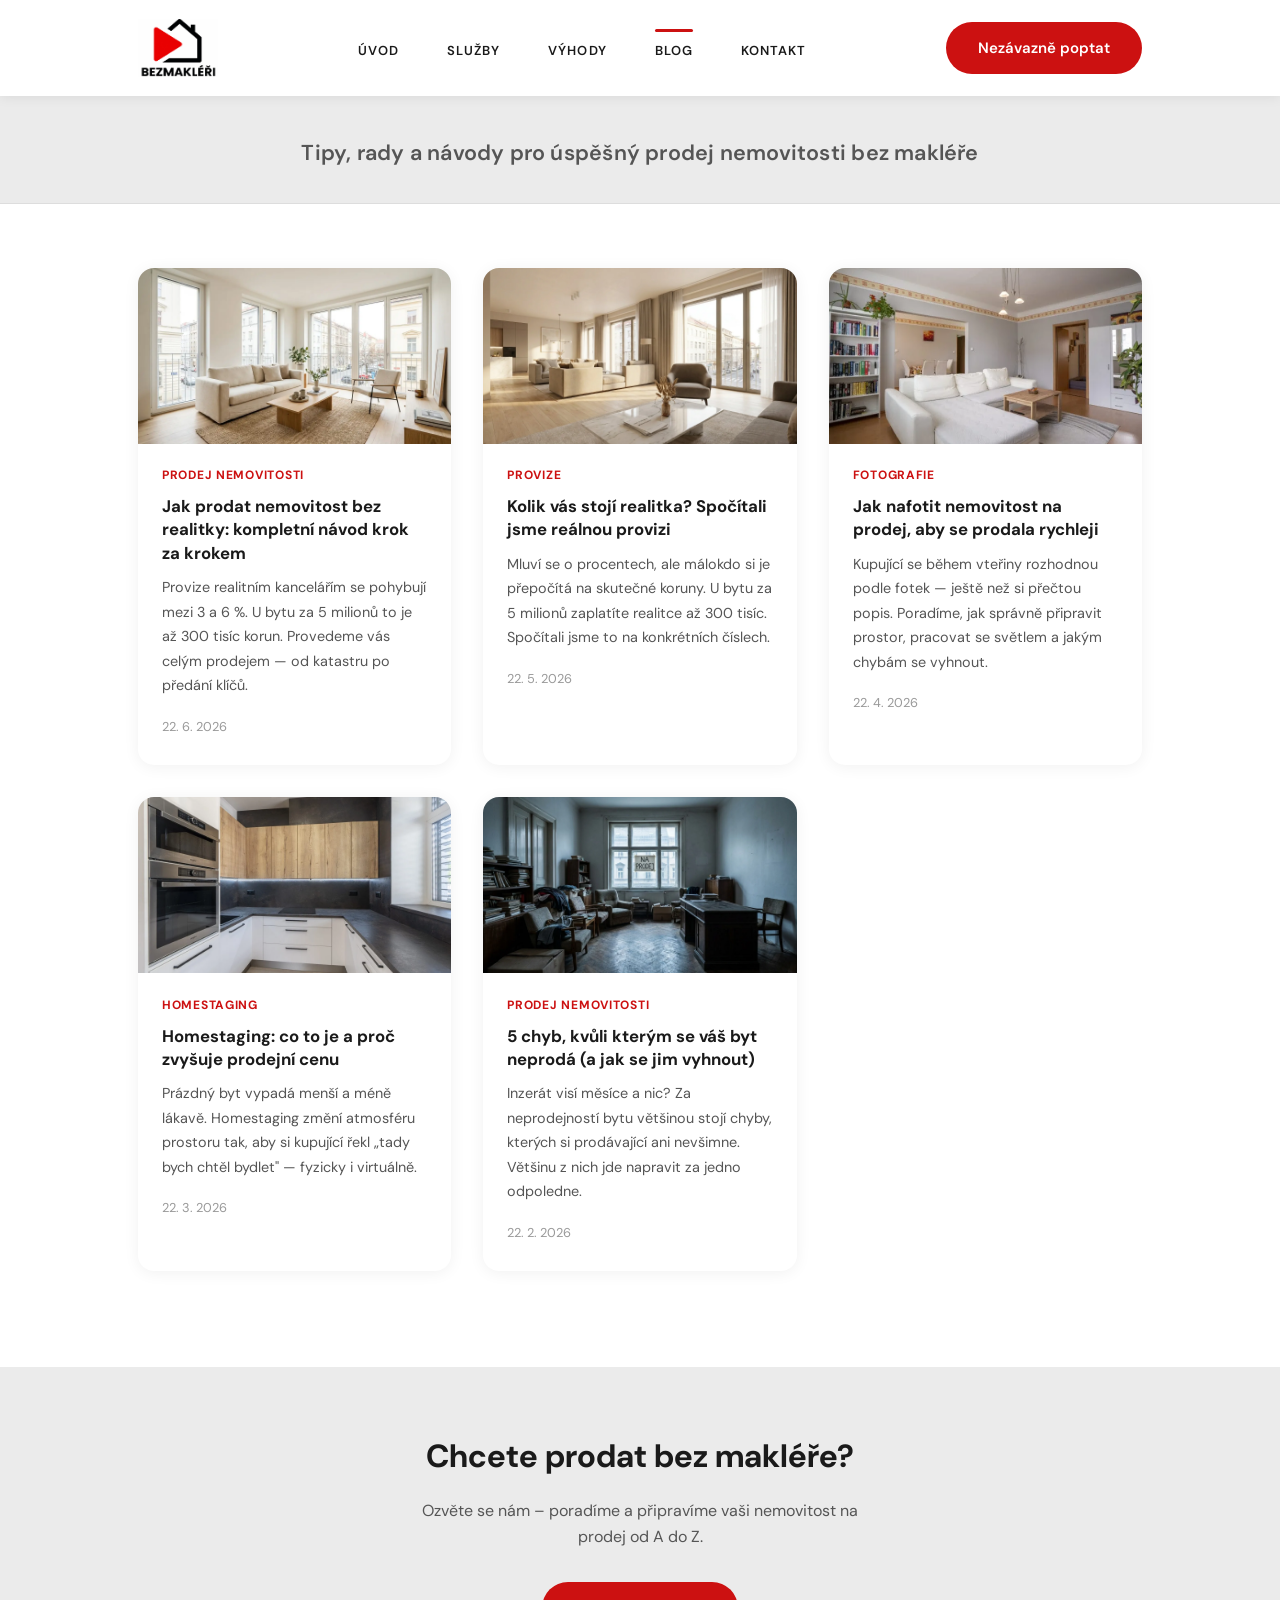
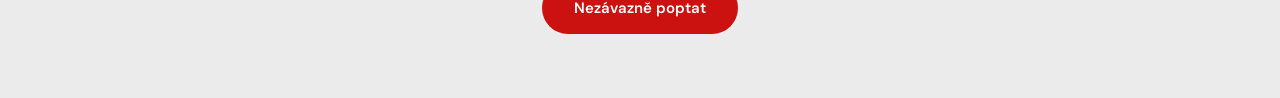
<file: blog.html>
<!DOCTYPE html>
<html lang="cs">
<head>
  <meta charset="UTF-8" />
  <meta name="viewport" content="width=device-width, initial-scale=1.0" />
  <title>Tipy, rady a návody pro prodej nemovitosti bez makléře – Bezmakléři</title>
  <meta name="description" content="Tipy a rady jak prodat nemovitost bez realitního makléře. Průvodce prodejem, marketing nemovitostí, homestaging a více." />
  <link rel="canonical" href="https://www.bezmakleri.cz/blog" />
  <link rel="icon" type="image/x-icon" href="favicon.ico" />
  <link rel="icon" type="image/png" sizes="512x512" href="favicon.png" />
  <link rel="apple-touch-icon" sizes="180x180" href="favicon.png" />
  <link rel="preconnect" href="https://fonts.googleapis.com" />
  <link rel="preconnect" href="https://fonts.gstatic.com" crossorigin />
  <link href="https://fonts.googleapis.com/css2?family=DM+Sans:wght@400;500;600;700&display=swap" rel="stylesheet" />
  <link rel="stylesheet" href="style.css" />
  <style>
    .blog-hero {
      padding: calc(var(--navbar-h) + 2.5rem) 0 2rem;
      text-align: center;
      background: var(--color-bg-soft);
      border-bottom: 1px solid var(--color-border);
    }
    .blog-hero h1 {
      font-size: clamp(1.1rem, 2.2vw, 1.35rem);
      font-weight: 600;
      color: var(--color-muted);
      letter-spacing: 0.01em;
      white-space: nowrap;
    }

    .blog-grid {
      display: grid;
      grid-template-columns: repeat(3, 1fr);
      gap: 2rem;
      padding: 4rem 0 6rem;
    }
    .blog-card {
      background: #fff;
      border-radius: var(--radius-lg);
      overflow: hidden;
      box-shadow: 0 2px 16px rgba(0,0,0,0.06);
      transition: transform 0.25s, box-shadow 0.25s;
      display: flex; flex-direction: column;
    }
    .blog-card:hover {
      transform: translateY(-4px);
      box-shadow: 0 10px 32px rgba(0,0,0,0.11);
    }
    .blog-card-img {
      aspect-ratio: 16/9;
      background: var(--color-bg-soft);
      overflow: hidden;
    }
    .blog-card-img img {
      width: 100%; height: 100%; object-fit: cover;
      transition: transform 0.4s ease;
    }
    .blog-card:hover .blog-card-img img { transform: scale(1.04); }
    .blog-card-body {
      padding: 1.4rem 1.5rem 1.75rem;
      flex: 1; display: flex; flex-direction: column;
    }
    .blog-card-tag {
      display: inline-block;
      font-size: 0.75rem; font-weight: 700; letter-spacing: 0.06em;
      text-transform: uppercase; color: var(--color-red);
      margin-bottom: 0.6rem;
    }
    .blog-card-title {
      font-size: 1.05rem; font-weight: 700; line-height: 1.4;
      margin-bottom: 0.6rem; color: var(--color-text);
    }
    .blog-card-excerpt {
      font-size: 0.9rem; color: var(--color-muted);
      line-height: 1.7; flex: 1; margin-bottom: 1.2rem;
    }
    .blog-card-meta {
      font-size: 0.8rem; color: #999;
    }
    .blog-card-link {
      display: block; text-decoration: none; color: inherit;
    }

    .blog-empty {
      text-align: center; padding: 5rem 1rem;
      color: var(--color-muted);
    }
    .blog-empty svg { width: 56px; height: 56px; opacity: 0.25; margin: 0 auto 1.25rem; display: block; }
    .blog-empty h2 { font-size: 1.5rem; font-weight: 700; margin-bottom: 0.5rem; color: var(--color-text); }
    .blog-empty p { font-size: 0.95rem; max-width: 420px; margin: 0 auto; }

    @media (max-width: 900px) {
      .blog-grid { grid-template-columns: repeat(2, 1fr); gap: 1.5rem; }
    }
    @media (max-width: 560px) {
      .blog-grid { grid-template-columns: 1fr; gap: 1.25rem; padding: 2.5rem 0 4rem; }
      .blog-hero { padding-bottom: 1.5rem; }
      .blog-hero h1 { white-space: normal; font-size: 1rem; }
    }
  </style>
</head>
<body>

  <!-- NAVBAR -->
  <header class="navbar" id="navbar">
    <div class="container navbar-inner">
      <a href="index.html" class="logo-link">
        <img src="assets/logo/logo.webp" alt="Bezmakléři" class="logo-img" width="80" height="59" />
        <span class="logo-main">BEZMAKLÉŘI</span>
      </a>
      <nav class="nav-links" id="nav-links">
        <a href="index.html">Úvod</a>
        <a href="index.html#sluzby">Služby</a>
        <a href="index.html#vyhody">Výhody</a>
        <a href="blog.html" class="active">Blog</a>
        <a href="index.html#kontakt">Kontakt</a>
      </nav>
      <div class="navbar-cta">
        <a href="index.html#kontakt" class="btn btn-red btn-pill">Nezávazně poptat</a>
        <button class="hamburger" id="hamburger" aria-label="Menu" aria-expanded="false">
          <span></span><span></span><span></span>
        </button>
      </div>
    </div>
  </header>

  <!-- BLOG HERO -->
  <section class="blog-hero">
    <div class="container">
      <h1>Tipy, rady a návody pro úspěšný prodej nemovitosti bez makléře</h1>
    </div>
  </section>

  <!-- BLOG POSTS -->
  <section>
    <div class="container">
      <div class="blog-grid" id="blog-grid">
        <!-- posty se doplní -->
      </div>
      <div class="blog-empty" id="blog-empty" style="display:none;">
        <svg viewBox="0 0 24 24" fill="none" stroke="currentColor" stroke-width="1.5">
          <path d="M12 20h9M16.5 3.5a2.121 2.121 0 0 1 3 3L7 19l-4 1 1-4L16.5 3.5z"/>
        </svg>
        <h2>Připravujeme první články</h2>
        <p>Brzy zde najdete tipy a průvodce prodejem nemovitosti bez provize.</p>
      </div>
    </div>
  </section>

  <!-- FOOTER CTA -->
  <section style="background: var(--color-bg-soft); padding: 4rem 0; text-align: center;">
    <div class="container">
      <h2 style="font-size: clamp(1.5rem,3vw,2rem); font-weight:700; margin-bottom:1rem;">Chcete prodat bez makléře?</h2>
      <p style="color: var(--color-muted); margin-bottom: 2rem; max-width: 480px; margin-left: auto; margin-right: auto;">Ozvěte se nám – poradíme a připravíme vaši nemovitost na prodej od A do Z.</p>
      <a href="index.html#kontakt" class="btn btn-red btn-pill">Nezávazně poptat</a>
    </div>
  </section>

  <script>
    // ── Blog posts data ──
    // Pro přidání článku stačí přidat objekt do pole:
    // { title, excerpt, tag, date, img, slug }
    const posts = [
      {
        title: 'Jak prodat nemovitost bez realitky: kompletní návod krok za krokem',
        excerpt: 'Provize realitním kancelářím se pohybují mezi 3 a 6 %. U bytu za 5 milionů to je až 300 tisíc korun. Provedeme vás celým prodejem — od katastru po předání klíčů.',
        tag: 'Prodej nemovitosti',
        date: '22. 6. 2026',
        img: 'assets/blog/clanek-1-jak-prodat-bez-realitky.webp',
        slug: 'blog/jak-prodat-nemovitost-bez-realitky.html'
      },
      {
        title: 'Kolik vás stojí realitka? Spočítali jsme reálnou provizi',
        excerpt: 'Mluví se o procentech, ale málokdo si je přepočítá na skutečné koruny. U bytu za 5 milionů zaplatíte realitce až 300 tisíc. Spočítali jsme to na konkrétních číslech.',
        tag: 'Provize',
        date: '22. 5. 2026',
        img: 'assets/blog/clanek-2-kolik-stoji-realitka-provize.webp',
        slug: 'blog/clanek-2-kolik-stoji-realitka-provize.html'
      },
      {
        title: 'Jak nafotit nemovitost na prodej, aby se prodala rychleji',
        excerpt: 'Kupující se během vteřiny rozhodnou podle fotek — ještě než si přečtou popis. Poradíme, jak správně připravit prostor, pracovat se světlem a jakým chybám se vyhnout.',
        tag: 'Fotografie',
        date: '22. 4. 2026',
        img: 'assets/foto/bezmakleri-interier-01.webp',
        slug: 'blog/clanek-3-jak-nafotit-nemovitost.html'
      },
      {
        title: 'Homestaging: co to je a proč zvyšuje prodejní cenu',
        excerpt: 'Prázdný byt vypadá menší a méně lákavě. Homestaging změní atmosféru prostoru tak, aby si kupující řekl „tady bych chtěl bydlet" — fyzicky i virtuálně.',
        tag: 'Homestaging',
        date: '22. 3. 2026',
        img: 'assets/foto/bezmakleri-interier-05.webp',
        slug: 'blog/clanek-4-homestaging.html'
      },
      {
        title: '5 chyb, kvůli kterým se váš byt neprodá (a jak se jim vyhnout)',
        excerpt: 'Inzerát visí měsíce a nic? Za neprodejností bytu většinou stojí chyby, kterých si prodávající ani nevšimne. Většinu z nich jde napravit za jedno odpoledne.',
        tag: 'Prodej nemovitosti',
        date: '22. 2. 2026',
        img: 'assets/blog/clanek-5-pet-chyb-prodej-bytu.webp',
        slug: 'blog/clanek-5-pet-chyb-prodej-bytu.html'
      },
    ];

    const grid = document.getElementById('blog-grid');
    const empty = document.getElementById('blog-empty');

    if (posts.length === 0) {
      grid.style.display = 'none';
      empty.style.display = 'block';
    } else {
      posts.forEach(post => {
        const card = document.createElement('div');
        card.className = 'blog-card fade-in';
        card.innerHTML = `
          <a href="${post.slug}" class="blog-card-link">
            <div class="blog-card-img">
              ${post.img ? `<img src="${post.img}" alt="${post.title}" loading="lazy">` : ''}
            </div>
            <div class="blog-card-body">
              <span class="blog-card-tag">${post.tag}</span>
              <div class="blog-card-title">${post.title}</div>
              <div class="blog-card-excerpt">${post.excerpt}</div>
              <div class="blog-card-meta">${post.date}</div>
            </div>
          </a>`;
        grid.appendChild(card);
      });
    }

    // ── Hamburger ──
    const hamburger = document.getElementById('hamburger');
    const navLinks = document.getElementById('nav-links');
    if (hamburger && navLinks) {
      hamburger.addEventListener('click', () => {
        const open = navLinks.classList.toggle('mobile-open');
        hamburger.setAttribute('aria-expanded', open);
      });
      document.addEventListener('click', e => {
        if (!hamburger.contains(e.target) && !navLinks.contains(e.target)) {
          navLinks.classList.remove('mobile-open');
          hamburger.setAttribute('aria-expanded', 'false');
        }
      });
    }

    // ── Scroll animations ──
    const obs = new IntersectionObserver(entries => {
      entries.forEach(e => { if (e.isIntersecting) { e.target.classList.add('visible'); obs.unobserve(e.target); } });
    }, { threshold: 0 });
    document.querySelectorAll('.fade-in').forEach(el => obs.observe(el));
  </script>
</body>
</html>
</file>
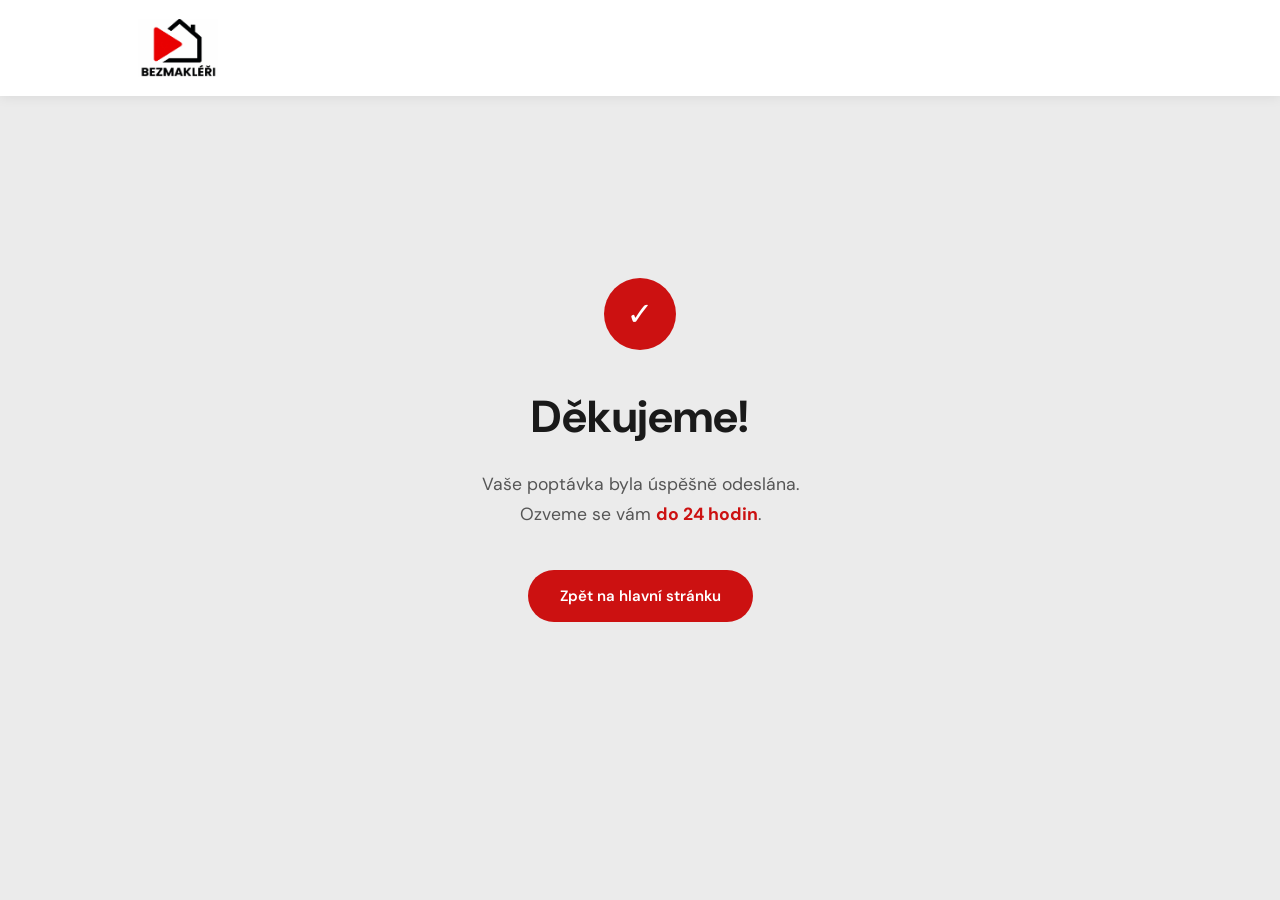
<file: dekujeme.html>
<!DOCTYPE html>
<html lang="cs">
<head>
  <meta charset="UTF-8" />
  <meta name="viewport" content="width=device-width, initial-scale=1.0" />
  <title>Děkujeme — Bezmakléři</title>
  <meta name="robots" content="noindex, nofollow" />
  <link rel="canonical" href="https://www.bezmakleri.cz/dekujeme" />
  <link rel="icon" type="image/x-icon" href="favicon.ico" />
  <link rel="icon" type="image/png" sizes="512x512" href="favicon.png" />
  <link rel="apple-touch-icon" sizes="180x180" href="favicon.png" />
  <link rel="preconnect" href="https://fonts.googleapis.com" />
  <link rel="preconnect" href="https://fonts.gstatic.com" crossorigin />
  <link href="https://fonts.googleapis.com/css2?family=DM+Sans:wght@400;500;600;700&display=swap" rel="stylesheet" />
  <link rel="stylesheet" href="style.css" />
  <style>
    .thankyou-section {
      min-height: 100vh;
      background: var(--color-bg-soft);
      display: flex;
      align-items: center;
      justify-content: center;
      text-align: center;
      padding: 6rem 1.5rem;
    }
    .thankyou-inner {
      max-width: 560px;
    }
    .thankyou-icon {
      width: 72px;
      height: 72px;
      border-radius: 50%;
      background: var(--color-red);
      color: #fff;
      display: flex;
      align-items: center;
      justify-content: center;
      margin: 0 auto 2rem;
      font-size: 2rem;
    }
    .thankyou-inner h1 {
      font-size: 2.8rem;
      color: var(--color-text);
      margin-bottom: 1rem;
    }
    .thankyou-inner p {
      color: var(--color-muted);
      font-size: 1.1rem;
      line-height: 1.7;
      margin-bottom: 2.5rem;
    }
    .thankyou-inner strong {
      color: var(--color-red);
    }
  </style>
</head>
<body>

  <nav class="navbar" id="navbar">
    <div class="container navbar-inner">
      <a href="/" class="logo-link">
        <img src="assets/logo/logo.webp" alt="Bezmakléři" class="logo-img" width="80" height="59" />
        <span class="logo-main">BEZMAKLÉŘI</span>
      </a>
    </div>
  </nav>

  <section class="thankyou-section">
    <div class="thankyou-inner">
      <div class="thankyou-icon">✓</div>
      <h1>Děkujeme!</h1>
      <p>Vaše poptávka byla úspěšně odeslána.<br />
      Ozveme se vám <strong>do 24 hodin</strong>.</p>
      <a href="/" class="btn btn-red btn-pill">Zpět na hlavní stránku</a>
    </div>
  </section>

</body>
</html>
</file>
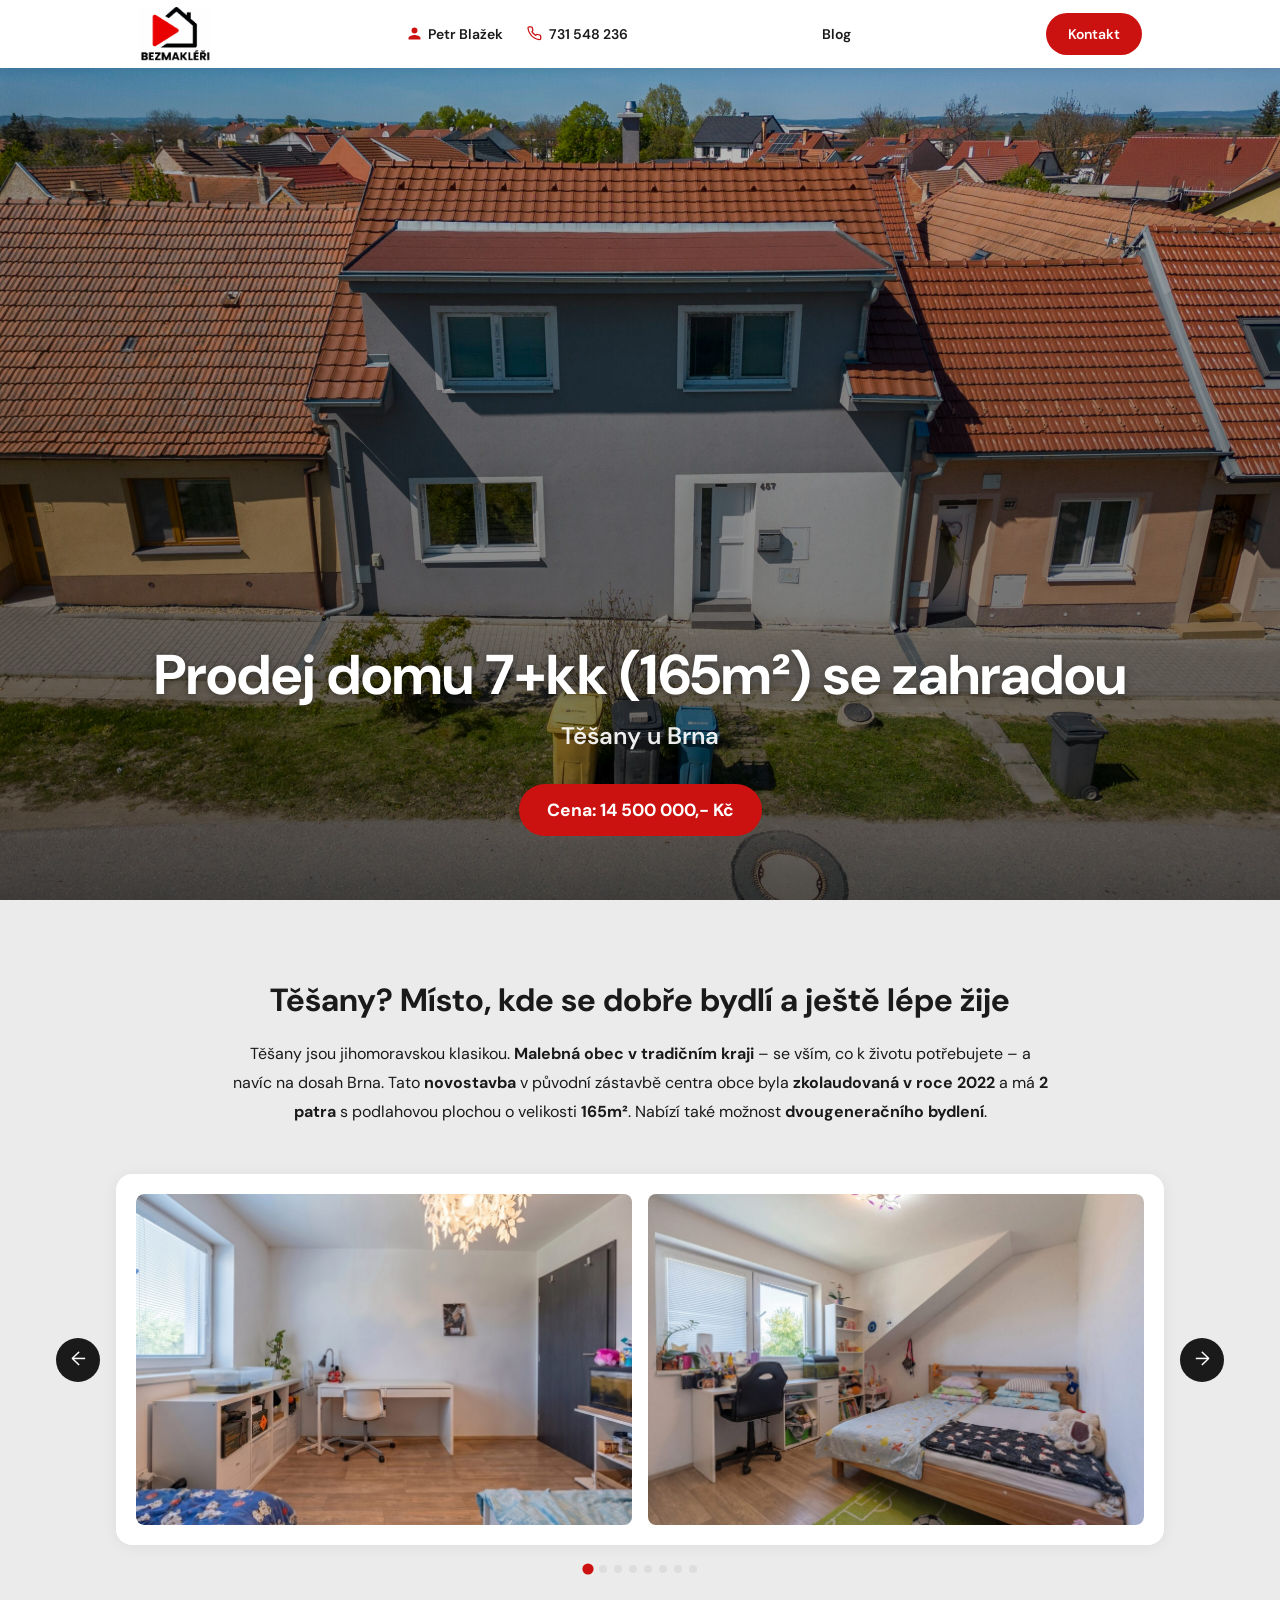
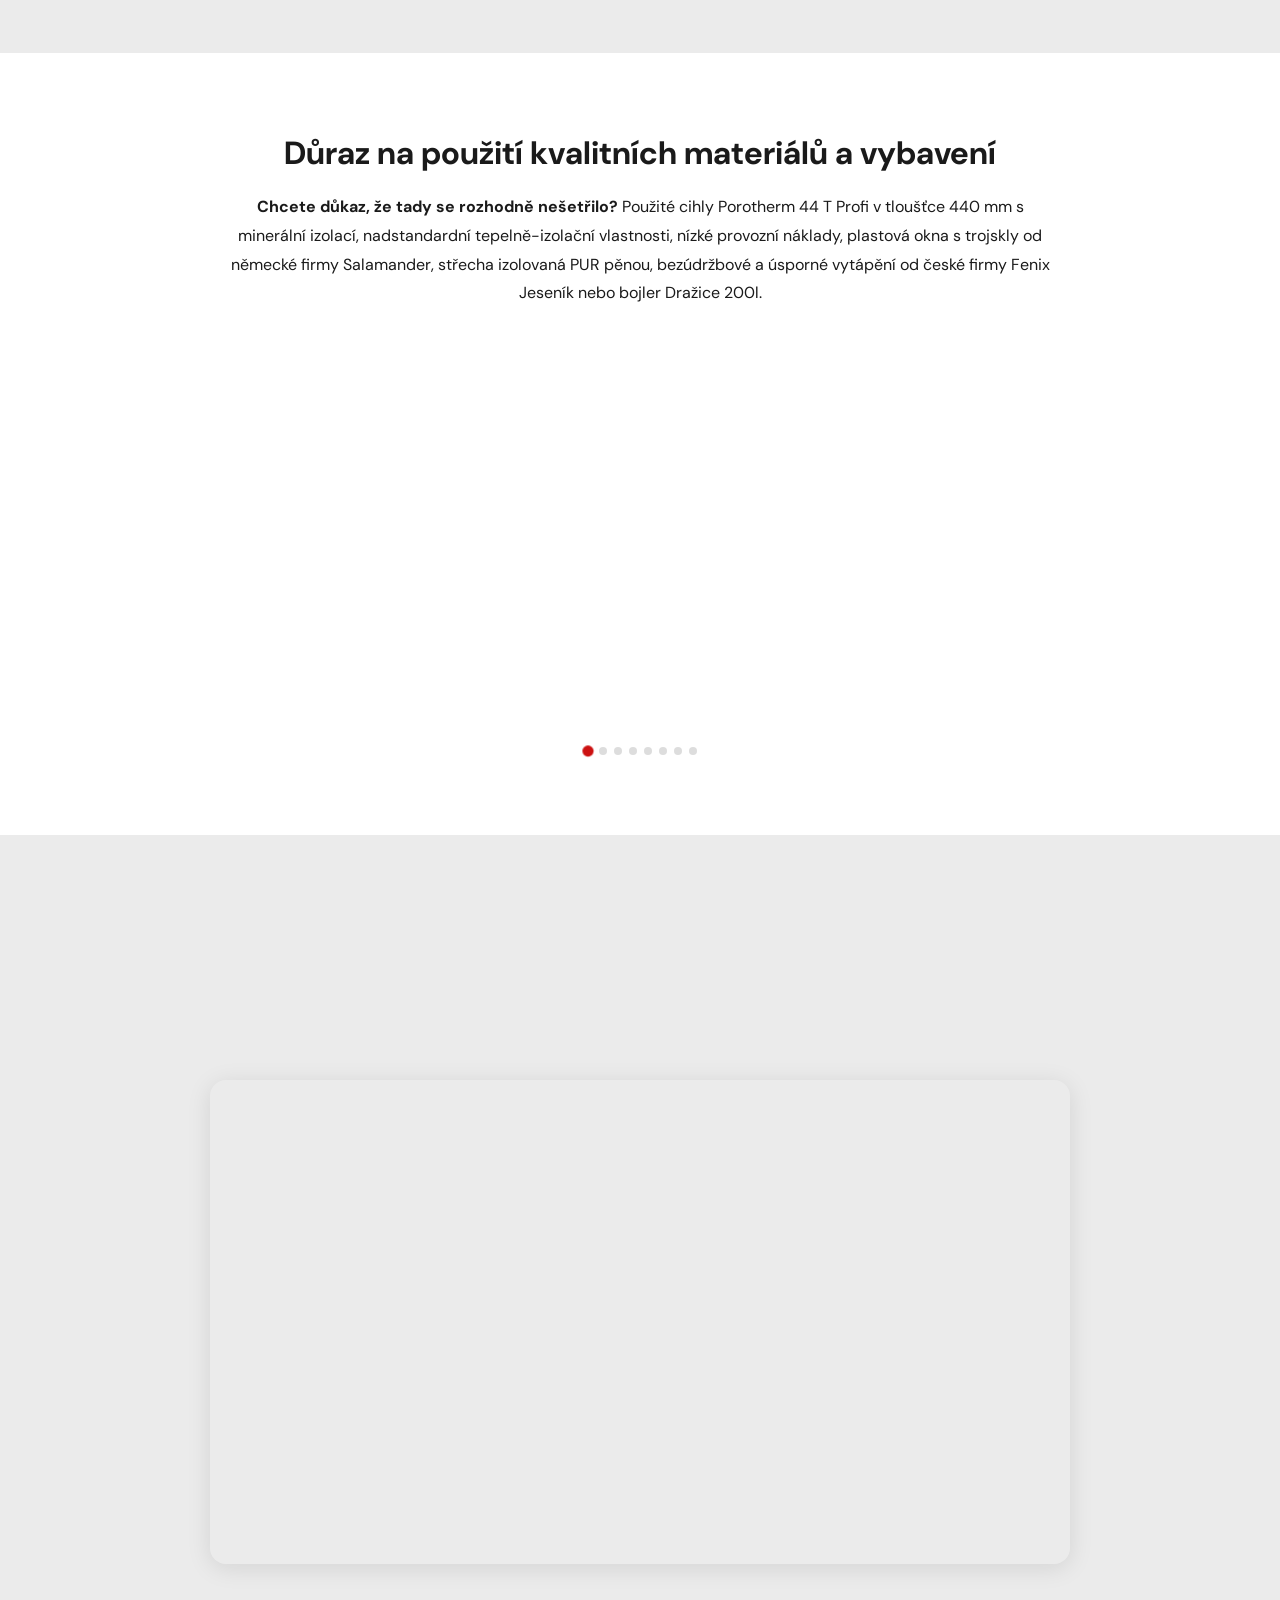
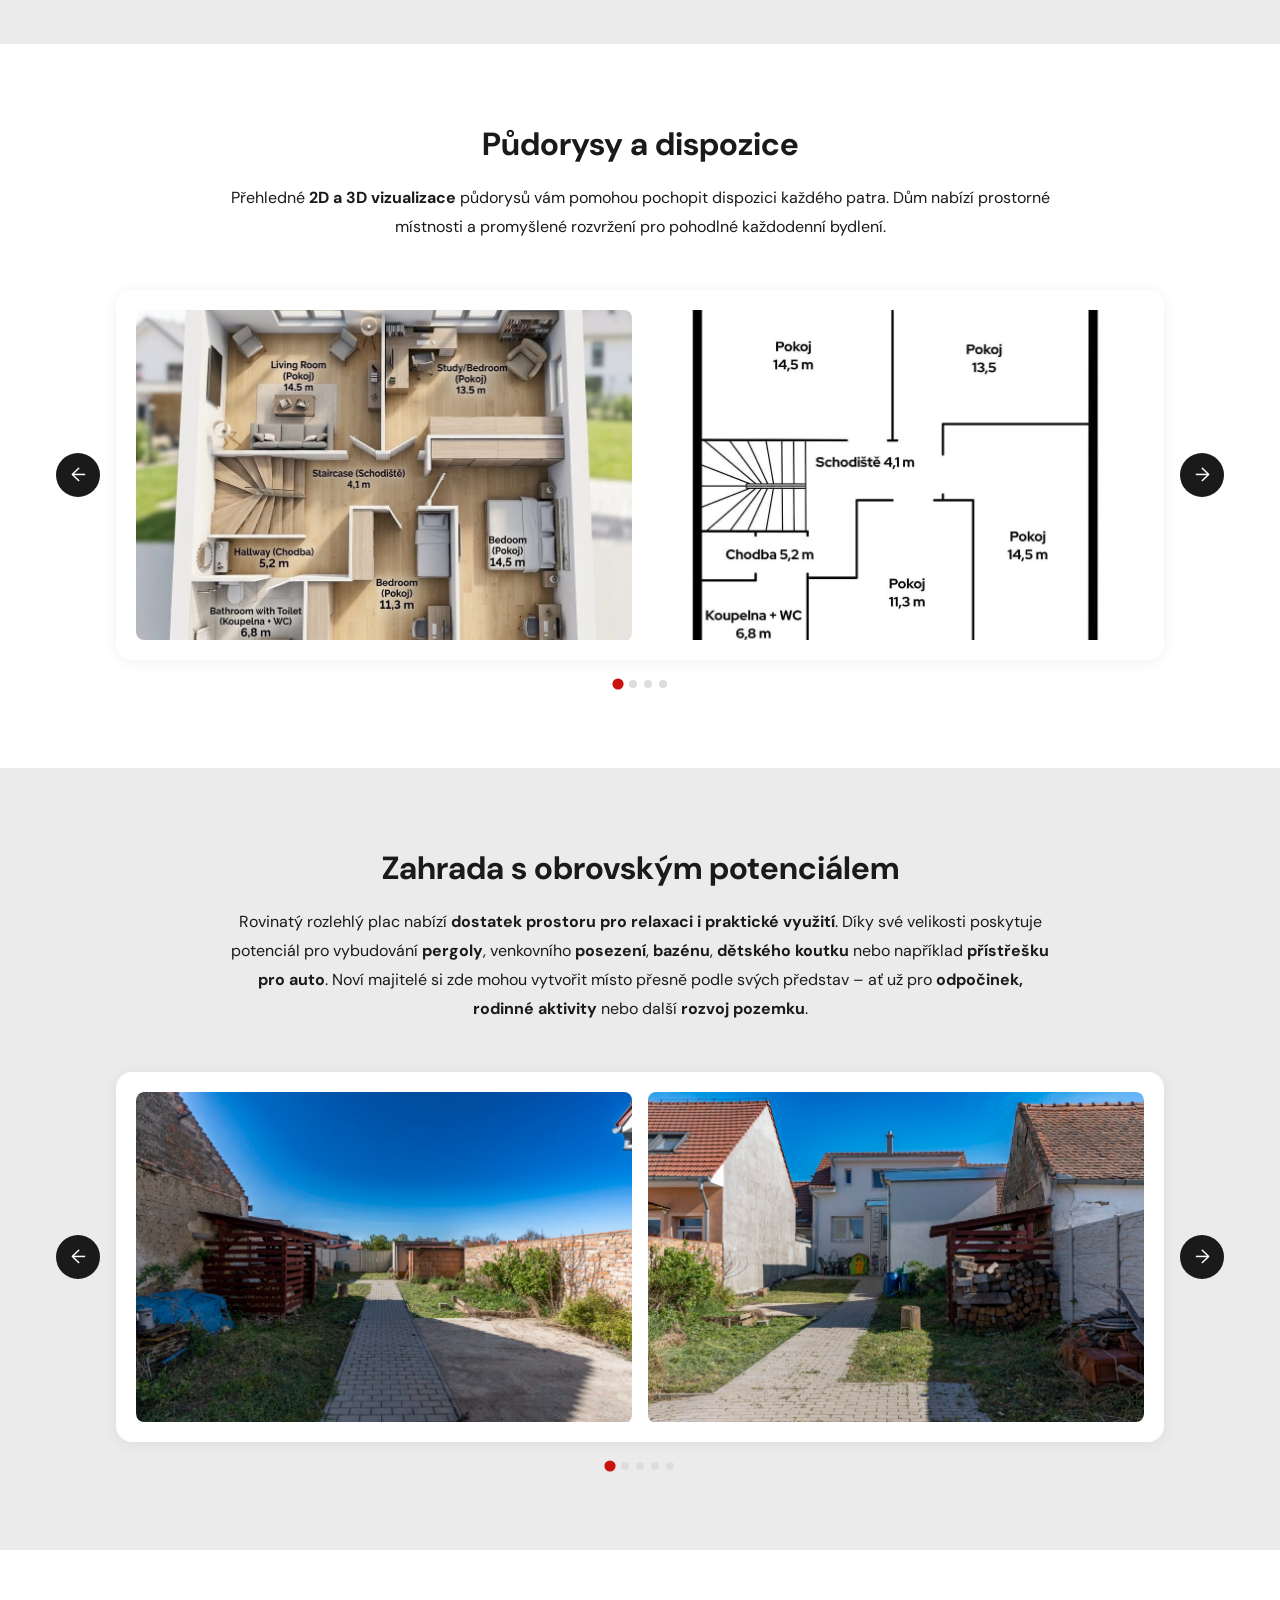
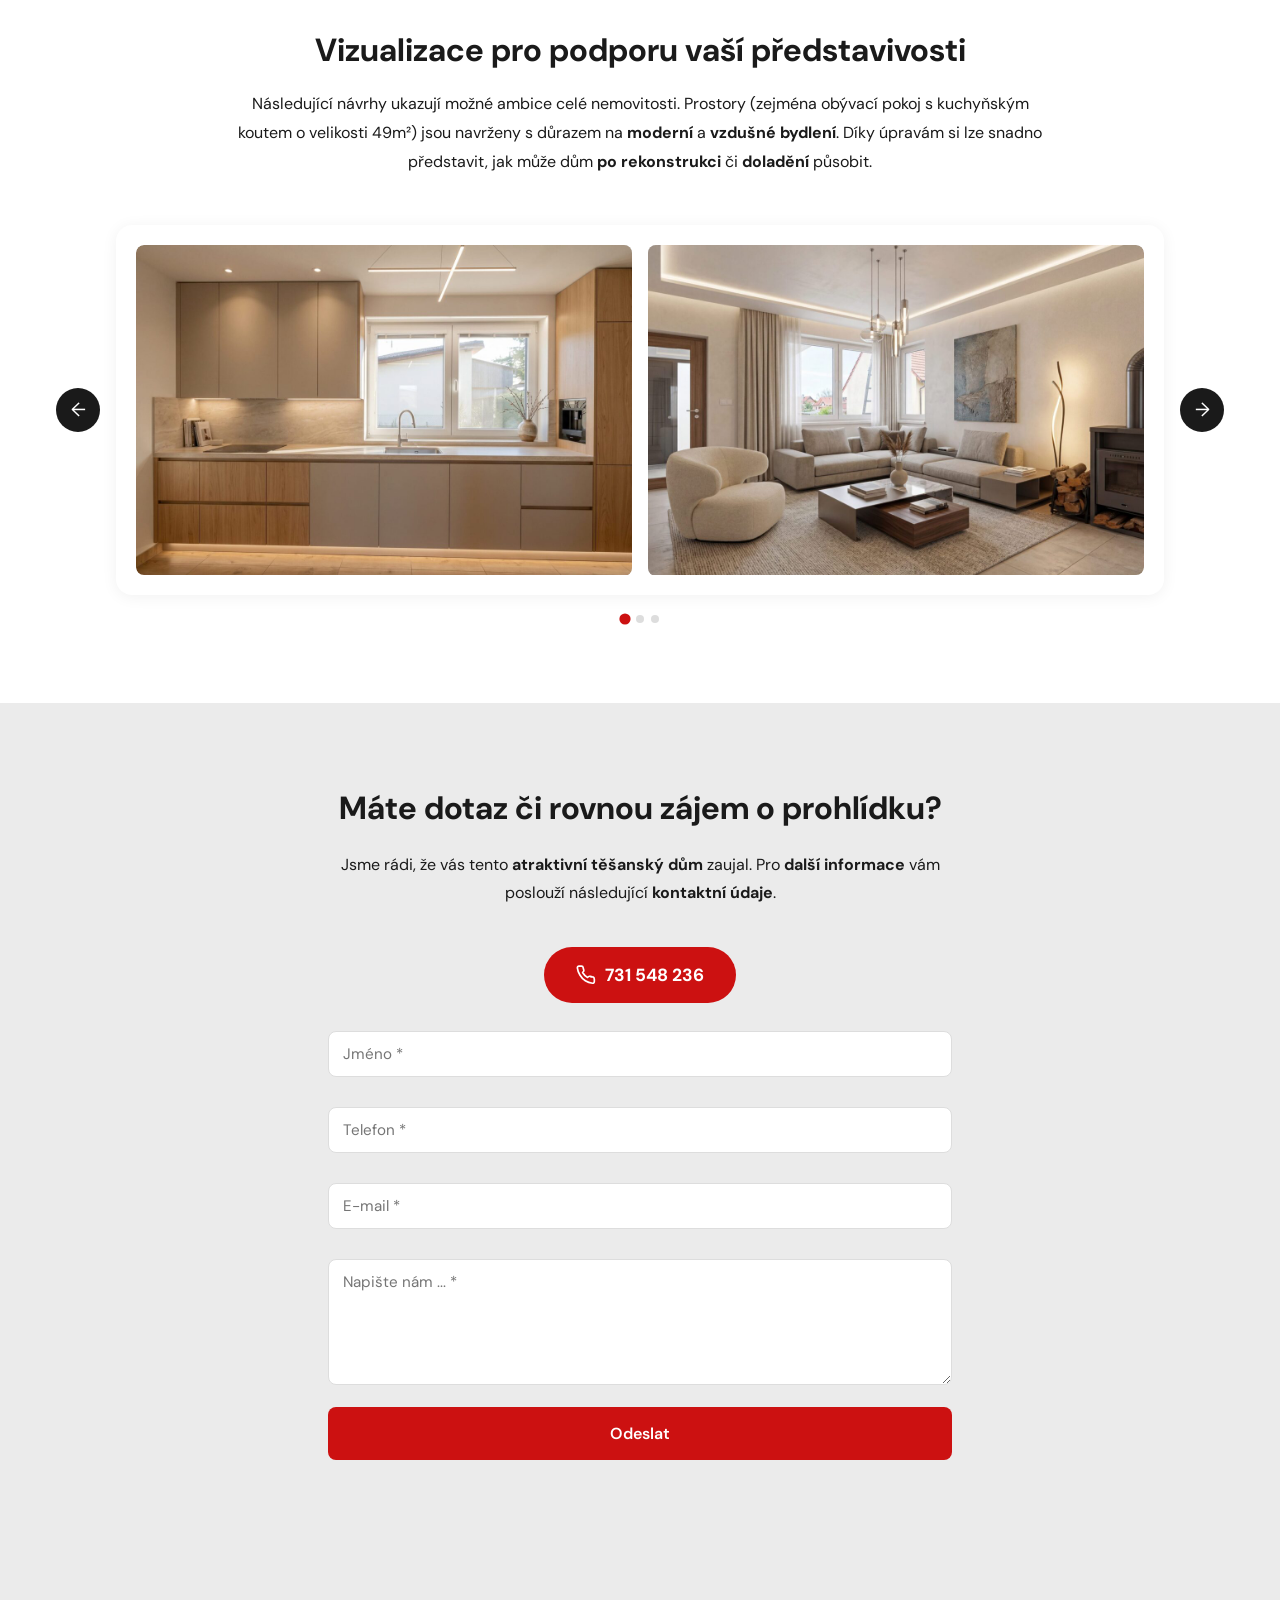
<file: tesany.html>
<!DOCTYPE html>
<html lang="cs">
<head>
  <meta charset="UTF-8" />
  <meta name="viewport" content="width=device-width, initial-scale=1.0" />
  <title>Prodej domu 7+kk (165m²) se zahradou – Těšany u Brna</title>
  <meta name="description" content="Prodej rodinného domu 7+kk (165 m²) se zahradou v Těšanech u Brna. Novostavba 2022, 2 patra, dvougenerační bydlení. Cena: 14 500 000 Kč." />
  <link rel="canonical" href="https://www.bezmakleri.cz/tesany" />
  <link rel="icon" type="image/x-icon" href="favicon.ico" />
  <link rel="preconnect" href="https://fonts.googleapis.com" />
  <link rel="preconnect" href="https://fonts.gstatic.com" crossorigin />
  <link href="https://fonts.googleapis.com/css2?family=DM+Sans:wght@400;500;600;700&display=swap" rel="stylesheet" />
  <style>
    *, *::before, *::after { box-sizing: border-box; margin: 0; padding: 0; }
    html { scroll-behavior: smooth; }
    body { font-family: 'DM Sans', system-ui, sans-serif; color: #1a1a1a; background: #fff; line-height: 1.6; -webkit-font-smoothing: antialiased; }
    img { max-width: 100%; height: auto; display: block; }
    a { color: inherit; text-decoration: none; }
    button { cursor: pointer; border: none; background: none; font: inherit; }

    :root {
      --red: #CC1111;
      --red-dark: #AA0E0E;
      --soft: #EBEBEB;
      --border: #DDDDDD;
      --muted: #555;
      --navbar-h: 68px;
      --pad: clamp(1rem, 5vw, 3rem);
      --radius: 8px;
      --radius-lg: 16px;
    }

    .container { max-width: 1100px; margin: 0 auto; padding: 0 var(--pad); }

    /* ── NAVBAR ── */
    .navbar {
      position: fixed; top: 0; left: 0; right: 0; z-index: 1000;
      height: var(--navbar-h); background: #fff;
      box-shadow: 0 1px 12px rgba(0,0,0,0.08);
    }
    .navbar-inner {
      display: flex; align-items: center; justify-content: space-between;
      height: var(--navbar-h); gap: 1.5rem;
    }
    .logo-link { display: flex; align-items: center; gap: 8px; flex-shrink: 0; }
    .logo-img { width: 74px; height: 54px; object-fit: contain; }
    .logo-brand { display: none; }
    .nav-contact { display: flex; align-items: center; gap: 1.5rem; flex-wrap: wrap; }
    .nav-contact-item {
      display: flex; align-items: center; gap: 0.4rem;
      font-size: 14px; font-weight: 600; color: #1a1a1a;
    }
    .nav-contact-item svg { width: 15px; height: 15px; color: var(--red); flex-shrink: 0; }
    .btn-pill {
      display: inline-flex; align-items: center; justify-content: center;
      padding: 10px 22px; border-radius: 100px;
      background: var(--red); color: #fff;
      font-family: inherit; font-size: 14px; font-weight: 600;
      border: none; cursor: pointer; transition: background 0.3s;
      white-space: nowrap;
    }
    .btn-pill:hover { background: var(--red-dark); }
    .hamburger { display: none; flex-direction: column; gap: 5px; padding: 4px; }
    .hamburger span { display: block; width: 22px; height: 2px; background: #1a1a1a; border-radius: 2px; }

    /* ── HERO ── */
    .hero {
      min-height: 100vh; position: relative; overflow: hidden;
      display: flex; flex-direction: column; justify-content: flex-end;
      padding: calc(var(--navbar-h) + 2rem) 0 4rem;
      background: #333;
    }
    .hero-bg {
      position: absolute; inset: 0;
      background: url('assets/tesany/Hero/Hero.jpeg') center/cover no-repeat;
    }
    .hero-overlay {
      position: absolute; inset: 0;
      background: linear-gradient(to bottom, rgba(0,0,0,0.2) 0%, rgba(0,0,0,0.6) 100%);
    }
    .hero-content {
      position: relative; z-index: 2;
      text-align: center; color: #fff;
    }
    .hero-content h1 {
      font-size: clamp(1.8rem, 5vw, 3.5rem);
      font-weight: 700; line-height: 1.15; margin-bottom: 0.6rem;
      text-shadow: 0 2px 8px rgba(0,0,0,0.4);
    }
    .hero-location {
      font-size: clamp(1.1rem, 2.5vw, 1.5rem);
      font-weight: 600; margin-bottom: 1.75rem; opacity: 0.92;
    }
    .price-badge {
      display: inline-flex; align-items: center;
      background: var(--red); color: #fff;
      padding: 12px 28px; border-radius: 100px;
      font-size: 1.1rem; font-weight: 700;
    }

    /* ── SECTIONS ── */
    .section { padding: 5rem 0; }
    .section--soft { background: var(--soft); }
    .section--white { background: #fff; }
    .section-header { text-align: center; max-width: 820px; margin: 0 auto 3rem; }
    .section-header h2 { font-size: clamp(1.5rem, 3vw, 2rem); font-weight: 700; margin-bottom: 1.25rem; line-height: 1.25; }
    .section-header p { font-size: 1rem; color: #1a1a1a; line-height: 1.8; margin-bottom: 0.75rem; }
    .section-header p:last-child { margin-bottom: 0; }
    .fade-in { opacity: 0; transform: translateY(20px); transition: opacity 0.6s ease, transform 0.6s ease; }
    .fade-in.visible { opacity: 1; transform: translateY(0); }

    /* ── PHOTO SLIDER ── */
    .photo-slider {
      display: flex; align-items: center; gap: 1rem;
      width: 100vw; position: relative;
      left: 50%; margin-left: -50vw;
      padding: 0 3.5rem;
    }
    .slider-card {
      flex: 1; min-width: 0; background: #fff;
      border-radius: var(--radius-lg); padding: 1.25rem;
      box-shadow: 0 2px 16px rgba(0,0,0,0.06);
    }
    .slider-viewport { overflow: hidden; border-radius: var(--radius); width: 100%; }
    .slider-track {
      display: grid; grid-auto-flow: column;
      grid-auto-columns: calc(50% - 0.5rem);
      gap: 1rem;
      transition: transform 0.4s ease; will-change: transform;
    }
    .slider-slide { aspect-ratio: 3/2; border-radius: var(--radius); overflow: hidden; background: #ddd; cursor: pointer; }
    .slider-slide img { width: 100%; height: 100%; object-fit: cover; display: block; transition: transform 0.4s ease; }
    .slider-slide:hover img { transform: scale(1.03); }
    .slider-placeholder { width: 100%; height: 100%; background: #d0d0d0; display: flex; align-items: center; justify-content: center; font-size: 0.85rem; color: #888; }
    .slider-btn {
      width: 44px; height: 44px; border-radius: 50%;
      background: #1a1a1a; color: #fff; font-size: 1.2rem;
      display: flex; align-items: center; justify-content: center; flex-shrink: 0;
      transition: background 0.3s;
    }
    .slider-btn:hover { background: var(--red); }
    .slider-btn:disabled { opacity: 0.25; pointer-events: none; }
    .slider-dots { display: flex; justify-content: center; gap: 7px; margin-top: 1.25rem; }
    .slider-dot {
      width: 8px; height: 8px; border-radius: 50%;
      background: var(--border); cursor: pointer; border: none;
      transition: background 0.3s, transform 0.3s;
    }
    .slider-dot.active { background: var(--red); transform: scale(1.4); }

    /* ── YOUTUBE ── */
    .video-wrap {
      max-width: 860px; margin: 0 auto;
      border-radius: var(--radius-lg); overflow: hidden;
      box-shadow: 0 4px 24px rgba(0,0,0,0.1);
    }
    .video-wrap iframe { display: block; width: 100%; aspect-ratio: 16/9; border: none; }

    /* ── CONTACT ── */
    .contact-section { background: var(--soft); padding: 5rem 0; }
    .contact-inner { max-width: 720px; margin: 0 auto; text-align: center; }
    .contact-inner h2 { font-size: clamp(1.5rem, 3vw, 2rem); font-weight: 700; margin-bottom: 1rem; }
    .contact-inner .lead { font-size: 1rem; color: #1a1a1a; line-height: 1.75; margin-bottom: 2.5rem; }
    .contact-phone {
      display: inline-flex; align-items: center; gap: 0.6rem;
      background: var(--red); color: #fff;
      padding: 14px 32px; border-radius: 100px;
      font-size: 1.1rem; font-weight: 700; margin-bottom: 1.75rem;
      transition: background 0.3s;
    }
    .contact-phone:hover { background: var(--red-dark); }
    .contact-phone svg { width: 20px; height: 20px; }
    .contact-email {
      display: flex; flex-direction: column; align-items: center;
      gap: 0.5rem; margin-bottom: 2.5rem; color: #1a1a1a;
    }
    .contact-email svg { width: 36px; height: 36px; color: #888; }
    .contact-email span { font-size: 1rem; font-weight: 600; }
    .contact-form { text-align: left; }
    .form-group { margin-bottom: 0.9rem; }
    .form-group input, .form-group textarea {
      width: 100%; padding: 12px 14px;
      border: 1.5px solid var(--border); border-radius: var(--radius);
      font-family: inherit; font-size: 0.95rem; color: #1a1a1a;
      background: #fff; transition: border-color 0.3s; resize: vertical;
    }
    .form-group input:focus, .form-group textarea:focus { outline: none; border-color: #1a1a1a; }
    .form-group input.error, .form-group textarea.error { border-color: #e53e3e; }
    .form-error { display: block; font-size: 0.78rem; color: #e53e3e; margin-top: 0.2rem; min-height: 1em; }
    .btn-submit {
      width: 100%; padding: 14px; border-radius: var(--radius);
      background: var(--red); color: #fff;
      font-family: inherit; font-size: 1rem; font-weight: 600;
      cursor: pointer; border: none; transition: background 0.3s;
    }
    .btn-submit:hover { background: var(--red-dark); }
    .form-success {
      display: none; margin-top: 1rem; padding: 1rem;
      background: #f0fff4; border: 1px solid #9ae6b4;
      border-radius: var(--radius); color: #276749; font-size: 0.93rem; text-align: center;
    }
    .form-success.visible { display: block; }

    /* ── MAP ── */
    .map-section { background: var(--soft); padding-bottom: 0; }
    .map-wrap { width: 100%; height: 380px; overflow: hidden; }
    .map-wrap iframe { width: 100%; height: 100%; border: none; display: block; }

    /* ── MOBILE NAV OVERLAY ── */
    .mobile-nav {
      display: none; position: fixed; top: var(--navbar-h); left: 0; right: 0;
      background: #fff; box-shadow: 0 4px 16px rgba(0,0,0,0.1);
      z-index: 999; padding: 1.25rem var(--pad); flex-direction: column; gap: 1rem;
    }
    .mobile-nav.open { display: flex; }
    .mobile-nav a {
      display: flex; align-items: center; gap: 0.5rem;
      font-size: 1rem; font-weight: 600; color: #1a1a1a;
    }
    .mobile-nav a svg { color: var(--red); }

    /* ── RESPONSIVE ── */
    @media (max-width: 900px) {
      .slider-track { grid-auto-columns: calc(50% - 0.5rem); }
      .photo-slider { padding: 0 2.5rem; }
      .nav-contact .nav-contact-item:last-of-type { display: none; }
    }
    @media (max-width: 640px) {
      .nav-contact { display: none; }
      .hamburger { display: flex; }
      .slider-track { grid-auto-columns: 100%; }
      .photo-slider { padding: 0 0.5rem; gap: 0.5rem; }
      .slider-btn { width: 36px; height: 36px; font-size: 1rem; flex-shrink: 0; }
      .section { padding: 2.5rem 0; }
      .section-header { margin-bottom: 1.75rem; }
      .contact-section { padding: 2.5rem 0; }
      .contact-inner .lead { margin-bottom: 1.75rem; }
      .hero { min-height: 65vh; }
      .map-wrap { height: 260px; }
      .video-wrap { border-radius: var(--radius); }
      .slider-card { padding: 1rem; }
    }
    @media (max-width: 400px) {
      .price-badge { font-size: 0.95rem; padding: 10px 20px; }
    }
  </style>
</head>
<body>

  <!-- NAVBAR -->
  <nav class="navbar">
    <div class="container navbar-inner">
      <a href="index.html" class="logo-link">
        <img src="assets/logo/logo.webp" alt="Bezmakléři" class="logo-img" width="74" height="54" />
        <span class="logo-brand">BEZMAKLÉŘI</span>
      </a>
      <div class="nav-contact">
        <div class="nav-contact-item">
          <svg viewBox="0 0 24 24" fill="currentColor"><path d="M12 12c2.7 0 4.8-2.1 4.8-4.8S14.7 2.4 12 2.4 7.2 4.5 7.2 7.2 9.3 12 12 12zm0 2.4c-3.2 0-9.6 1.6-9.6 4.8v2.4h19.2v-2.4c0-3.2-6.4-4.8-9.6-4.8z"/></svg>
          Petr Blažek
        </div>
        <a href="tel:+420731548236" class="nav-contact-item">
          <svg viewBox="0 0 24 24" fill="none" stroke="currentColor" stroke-width="2" stroke-linecap="round" stroke-linejoin="round"><path d="M22 16.92v3a2 2 0 0 1-2.18 2 19.79 19.79 0 0 1-8.63-3.07A19.5 19.5 0 0 1 4.69 12 19.79 19.79 0 0 1 1.61 3.55 2 2 0 0 1 3.6 1.37h3a2 2 0 0 1 2 1.72c.127.96.361 1.903.7 2.81a2 2 0 0 1-.45 2.11L7.91 9a16 16 0 0 0 6 6l.95-.91a2 2 0 0 1 2.11-.45c.907.339 1.85.573 2.81.7A2 2 0 0 1 21.73 16.92z"/></svg>
          731 548 236
        </a>
      </div>
      <a href="blog.html" style="font-size:14px;font-weight:600;">Blog</a>
      <a href="#kontakt" class="btn-pill">Kontakt</a>
      <button class="hamburger" id="hamburger" aria-label="Menu">
        <span></span><span></span><span></span>
      </button>
    </div>
  </nav>

  <!-- MOBILE NAV -->
  <div class="mobile-nav" id="mobile-nav">
    <a href="tel:+420731548236">
      <svg viewBox="0 0 24 24" fill="none" stroke="currentColor" stroke-width="2" stroke-linecap="round" stroke-linejoin="round" width="18" height="18"><path d="M22 16.92v3a2 2 0 0 1-2.18 2 19.79 19.79 0 0 1-8.63-3.07A19.5 19.5 0 0 1 4.69 12 19.79 19.79 0 0 1 1.61 3.55 2 2 0 0 1 3.6 1.37h3a2 2 0 0 1 2 1.72c.127.96.361 1.903.7 2.81a2 2 0 0 1-.45 2.11L7.91 9a16 16 0 0 0 6 6l.95-.91a2 2 0 0 1 2.11-.45c.907.339 1.85.573 2.81.7A2 2 0 0 1 21.73 16.92z"/></svg>
      731 548 236
    </a>
    <a href="#kontakt" onclick="document.getElementById('mobile-nav').classList.remove('open')">Kontaktní formulář →</a>
  </div>

  <!-- HERO -->
  <section class="hero">
    <div class="hero-bg"></div>
    <div class="hero-overlay"></div>
    <div class="container hero-content fade-in">
      <h1>Prodej domu 7+kk (165m²) se zahradou</h1>
      <p class="hero-location">Těšany u Brna</p>
      <div>
        <span class="price-badge">Cena: 14 500 000,- Kč</span>
      </div>
    </div>
  </section>

  <!-- TĚŠANY -->
  <section class="section section--soft">
    <div class="container">
      <div class="section-header fade-in">
        <h2>Těšany? Místo, kde se dobře bydlí a ještě lépe žije</h2>
        <p>Těšany jsou jihomoravskou klasikou. <strong>Malebná obec v tradičním kraji</strong> – se vším, co k životu potřebujete – a navíc na dosah Brna. Tato <strong>novostavba</strong> v původní zástavbě centra obce byla <strong>zkolaudovaná v roce 2022</strong> a má <strong>2 patra</strong> s podlahovou plochou o velikosti <strong>165m²</strong>. Nabízí také možnost <strong>dvougeneračního bydlení</strong>.</p>
      </div>
      <div class="photo-slider fade-in">
        <button class="slider-btn" id="interier-prev">&#8592;</button>
        <div class="slider-card">
          <div class="slider-viewport">
            <div class="slider-track" id="interier-track"></div>
          </div>
        </div>
        <button class="slider-btn" id="interier-next">&#8594;</button>
      </div>
      <div class="slider-dots" id="interier-dots"></div>
    </div>
  </section>

  <!-- MATERIÁLY -->
  <section class="section section--white">
    <div class="container">
      <div class="section-header fade-in">
        <h2>Důraz na použití kvalitních materiálů a vybavení</h2>
        <p><strong>Chcete důkaz, že tady se rozhodně nešetřilo?</strong> Použité cihly Porotherm 44 T Profi v tloušťce 440 mm s minerální izolací, nadstandardní tepelně-izolační vlastnosti, nízké provozní náklady, plastová okna s trojskly od německé firmy Salamander, střecha izolovaná PUR pěnou, bezúdržbové a úsporné vytápění od české firmy Fenix Jeseník nebo bojler Dražice 200l.</p>
      </div>
      <div class="photo-slider fade-in">
        <button class="slider-btn" id="materialy-prev">&#8592;</button>
        <div class="slider-card">
          <div class="slider-viewport">
            <div class="slider-track" id="materialy-track"></div>
          </div>
        </div>
        <button class="slider-btn" id="materialy-next">&#8594;</button>
      </div>
      <div class="slider-dots" id="materialy-dots"></div>
    </div>
  </section>

  <!-- VIDEO -->
  <section class="section section--soft">
    <div class="container">
      <div class="section-header fade-in">
        <h2>Domov (i láska) na první pohled</h2>
        <p>Do tohoto domu se prostě zamilujete a <strong>následující video</strong> vás o tom přesvědčí. Od vstupu přes jednotlivé pokoje až po zahradu. <strong>Usnadní vám rozhodování i představu</strong> o vašem budoucím bydlení.</p>
      </div>
      <div class="video-wrap fade-in">
        <iframe src="https://www.youtube-nocookie.com/embed/uN-X7uDyoGA?rel=0&origin=https://www.bezmakleri.cz" title="Prodej domu 7+kk (165m²) se zahradou: Těšany u Brna" allow="accelerometer; autoplay; clipboard-write; encrypted-media; gyroscope; picture-in-picture; web-share" allowfullscreen referrerpolicy="strict-origin-when-cross-origin"></iframe>
      </div>
    </div>
  </section>

  <!-- PŮDORYSY -->
  <section class="section section--white">
    <div class="container">
      <div class="section-header fade-in">
        <h2>Půdorysy a dispozice</h2>
        <p>Přehledné <strong>2D a 3D vizualizace</strong> půdorysů vám pomohou pochopit dispozici každého patra. Dům nabízí prostorné místnosti a promyšlené rozvržení pro pohodlné každodenní bydlení.</p>
      </div>
      <div class="photo-slider fade-in">
        <button class="slider-btn" id="pudorysy-prev">&#8592;</button>
        <div class="slider-card">
          <div class="slider-viewport">
            <div class="slider-track" id="pudorysy-track"></div>
          </div>
        </div>
        <button class="slider-btn" id="pudorysy-next">&#8594;</button>
      </div>
      <div class="slider-dots" id="pudorysy-dots"></div>
    </div>
  </section>

  <!-- ZAHRADA -->
  <section class="section section--soft">
    <div class="container">
      <div class="section-header fade-in">
        <h2>Zahrada s obrovským potenciálem</h2>
        <p>Rovinatý rozlehlý plac nabízí <strong>dostatek prostoru pro relaxaci i praktické využití</strong>. Díky své velikosti poskytuje potenciál pro vybudování <strong>pergoly</strong>, venkovního <strong>posezení</strong>, <strong>bazénu</strong>, <strong>dětského koutku</strong> nebo například <strong>přístřešku pro auto</strong>. Noví majitelé si zde mohou vytvořit místo přesně podle svých představ – ať už pro <strong>odpočinek, rodinné aktivity</strong> nebo další <strong>rozvoj pozemku</strong>.</p>
      </div>
      <div class="photo-slider fade-in">
        <button class="slider-btn" id="zahrada-prev">&#8592;</button>
        <div class="slider-card">
          <div class="slider-viewport">
            <div class="slider-track" id="zahrada-track"></div>
          </div>
        </div>
        <button class="slider-btn" id="zahrada-next">&#8594;</button>
      </div>
      <div class="slider-dots" id="zahrada-dots"></div>
    </div>
  </section>

  <!-- VIZUALIZACE -->
  <section class="section section--white">
    <div class="container">
      <div class="section-header fade-in">
        <h2>Vizualizace pro podporu vaší představivosti</h2>
        <p>Následující návrhy ukazují možné ambice celé nemovitosti. Prostory (zejména obývací pokoj s kuchyňským koutem o velikosti 49m²) jsou navrženy s důrazem na <strong>moderní</strong> a <strong>vzdušné bydlení</strong>. Díky úpravám si lze snadno představit, jak může dům <strong>po rekonstrukci</strong> či <strong>doladění</strong> působit.</p>
      </div>
      <div class="photo-slider fade-in">
        <button class="slider-btn" id="vizualizace-prev">&#8592;</button>
        <div class="slider-card">
          <div class="slider-viewport">
            <div class="slider-track" id="vizualizace-track"></div>
          </div>
        </div>
        <button class="slider-btn" id="vizualizace-next">&#8594;</button>
      </div>
      <div class="slider-dots" id="vizualizace-dots"></div>
    </div>
  </section>

  <!-- KONTAKT -->
  <section class="contact-section" id="kontakt">
    <div class="container contact-inner fade-in">
      <h2>Máte dotaz či rovnou zájem o prohlídku?</h2>
      <p class="lead">Jsme rádi, že vás tento <strong>atraktivní těšanský dům</strong> zaujal. Pro <strong>další informace</strong> vám poslouží následující <strong>kontaktní údaje</strong>.</p>
      <div>
        <a href="tel:+420731548236" class="contact-phone">
          <svg viewBox="0 0 24 24" fill="none" stroke="currentColor" stroke-width="2" stroke-linecap="round" stroke-linejoin="round"><path d="M22 16.92v3a2 2 0 0 1-2.18 2 19.79 19.79 0 0 1-8.63-3.07A19.5 19.5 0 0 1 4.69 12 19.79 19.79 0 0 1 1.61 3.55 2 2 0 0 1 3.6 1.37h3a2 2 0 0 1 2 1.72c.127.96.361 1.903.7 2.81a2 2 0 0 1-.45 2.11L7.91 9a16 16 0 0 0 6 6l.95-.91a2 2 0 0 1 2.11-.45c.907.339 1.85.573 2.81.7A2 2 0 0 1 21.73 16.92z"/></svg>
          731 548 236
        </a>
      </div>
      <form class="contact-form" id="contact-form" novalidate>
        <div class="form-group">
          <input type="text" id="name" name="name" required placeholder="Jméno *" />
          <span class="form-error" id="name-error"></span>
        </div>
        <div class="form-group">
          <input type="tel" id="phone" name="phone" required placeholder="Telefon *" />
          <span class="form-error" id="phone-error"></span>
        </div>
        <div class="form-group">
          <input type="email" id="email" name="email" required placeholder="E-mail *" />
          <span class="form-error" id="email-error"></span>
        </div>
        <div class="form-group">
          <textarea id="message" name="message" rows="5" placeholder="Napište nám ... *"></textarea>
        </div>
        <button type="submit" class="btn-submit">Odeslat</button>
        <div class="form-success" id="form-success">
          <span>✓</span> Děkujeme! Ozveme se vám co nejdříve.
        </div>
      </form>
    </div>
  </section>

  <!-- MAPA -->
  <section class="map-section">
    <div class="map-wrap">
      <iframe src="https://www.google.com/maps/embed?pb=!1m18!1m12!1m3!1d2606.8!2d16.7!3d49.0!2m3!1f0!2f0!3f0!3m2!1i1024!2i768!4f13.1!3m3!1m2!1s0x4712f0b0b0b0b0b0%3A0x0!2sT%C4%9B%C5%A1any+457%2C+664+54+T%C4%9B%C5%A1any!5e0!3m2!1scs!2scz!4v1" allowfullscreen loading="lazy" referrerpolicy="no-referrer-when-downgrade" title="Mapa – Těšany 457"></iframe>
    </div>
  </section>

  <script>
    'use strict';

    // ── Photo data (doplň cesty po nahrání fotek do assets/tesany/) ──
    const photos = {
      interier: [
        { src: 'assets/tesany/part%201%20slajdy/hf_20260525_102433_496c1bc6-ecb2-404b-9b68-6b6b4a484366-ro7tjkq7eh1t596zj0dqwc4wglbs7hnohlkygsayaa.jpg', alt: 'Interiér nemovitosti' },
        { src: 'assets/tesany/part%201%20slajdy/hf_20260525_104212_570632de-c81d-4a20-826a-67871017d522-ro7tkwnz30vfld9cr33pxi1er8ri41xzo6upxwbvgy.jpg', alt: 'Interiér nemovitosti' },
        { src: 'assets/tesany/part%201%20slajdy/hf_20260525_104911_de459c83-0136-48de-9c13-b9d0b8ce6eaa-ro7tlcn8b7hb2qm55s0dlw08uskqqwpfedxz3lo6j6.jpg', alt: 'Interiér nemovitosti' },
        { src: 'assets/tesany/part%201%20slajdy/hf_20260525_105442_177edd88-4dfb-4e18-bd5d-37658ebb1984-ro7tltkbq84gvpxkezbnurqjjq9clgklgpopqkz3f6.jpg', alt: 'Interiér nemovitosti' },
        { src: 'assets/tesany/part%201%20slajdy/IMG_3075-rnxva2v5ivclzxiyuhw0jh4215fzvkhpkx4sjxjtaq.jpeg', alt: 'Interiér nemovitosti' },
        { src: 'assets/tesany/part%201%20slajdy/IMG_3087-rnxvcnx6bgvzxbrsr442wbmouapc1lr4xppv2bpu6q.jpeg', alt: 'Interiér nemovitosti' },
        { src: 'assets/tesany/part%201%20slajdy/IMG_3089-rnxvdokvq0a6i4ajt1yj3kdo0bondsso2r5ss47hg2.jpeg', alt: 'Interiér nemovitosti' },
        { src: 'assets/tesany/part%201%20slajdy/IMG_3092-rnxvencwqvlsfow15yzq5tlpzkx8almqjjarjcrx1u.jpeg', alt: 'Interiér nemovitosti' },
      ],
      materialy: [
        { src: 'assets/tesany/part%202%20slajdy/IMG_3079-rnxvt51c3xfxf9u9jqho3nyjofhxym5rj9d8vxaf4i.jpeg', alt: 'Kvalitní materiály a vybavení' },
        { src: 'assets/tesany/part%202%20slajdy/IMG_3080-rnxvtnu3wm5nvh2yhym7hj7rk4xa8k8e9ueyhgijo2.jpeg', alt: 'Kvalitní materiály a vybavení' },
        { src: 'assets/tesany/part%202%20slajdy/IMG_3081-rnxvu8ik2yxyyw8x57k00dzwmm3cxwihoorn1jnvv6.jpeg', alt: 'Kvalitní materiály a vybavení' },
        { src: 'assets/tesany/part%202%20slajdy/IMG_3096-rnxvwj8cse37ckwrq7b63t4gwirnr9mvc26d9w98nm.jpeg', alt: 'Kvalitní materiály a vybavení' },
        { src: 'assets/tesany/part%202%20slajdy/IMG_3097-rnxvx3wsyqvig02qdg8ymnwlyzxqglwyqwj1tzekuq.jpeg', alt: 'Kvalitní materiály a vybavení' },
        { src: 'assets/tesany/part%202%20slajdy/IMG_3098-rnxvxpj3bxp3v17bv7ldq0g7muz6dnashvj7vciivm.jpeg', alt: 'Kvalitní materiály a vybavení' },
        { src: 'assets/tesany/part%202%20slajdy/IMG_3100-rnxvyc37vyjzloak7hcfdur9w3vzidsckz6vdzl2qa.jpeg', alt: 'Kvalitní materiály a vybavení' },
        { src: 'assets/tesany/part%202%20slajdy/IMG_3101-rnxvyxpi95dl0pf5p8ouh7avjyxfff66by71fcp0r6.jpeg', alt: 'Kvalitní materiály a vybavení' },
      ],
      pudorysy: [
        { src: 'assets/tesany/part%203%20slajdy/tesany_pudorys_1-1-ro7tcrdzo5wzzm5s8sns38jmx77yqzkcoyrhwnv482.jpeg', alt: 'Půdorys 1. patra' },
        { src: 'assets/tesany/part%203%20slajdy/tesany_pudorys_2-1-ro7tczujdo8kw3thvebf7oes9o29o9hxq4mv85iko2.jpeg', alt: 'Půdorys 2. patra' },
        { src: 'assets/tesany/part%203%20slajdy/Prizemi-3-ro7th0lom5qqk1z8e4vyvnvrr08slnglm13n4rjy1u.jpg', alt: 'Půdorys přízemí – 2D plán' },
        { src: 'assets/tesany/part%203%20slajdy/Prizemi-3D-1-ro7tce890hezh2owdmz04bv6lt0tr843z5mp6semn6.jpg', alt: 'Půdorys přízemí – 3D vizualizace' },
      ],
      zahrada: [
        { src: 'assets/tesany/part%205%20slajdy/IMG_3080-rnxvtnu3wm5nvh2yhym7hj7rk4xa8k8e9ueyhgijo2.jpeg', alt: 'Zahrada domu – pohled 1' },
        { src: 'assets/tesany/part%205%20slajdy/IMG_3081-rnxvu8ik2yxyyw8x57k00dzwmm3cxwihoorn1jnvv6.jpeg', alt: 'Zahrada domu – pohled 2' },
        { src: 'assets/tesany/part%205%20slajdy/IMG_3098-rnxvxpj3bxp3v17bv7ldq0g7muz6dnashvj7vciivm.jpeg', alt: 'Zahrada domu – pohled 3' },
        { src: 'assets/tesany/part%205%20slajdy/IMG_3100-rnxvyc37vyjzloak7hcfdur9w3vzidsckz6vdzl2qa.jpeg', alt: 'Zahrada domu – pohled 4' },
        { src: 'assets/tesany/part%205%20slajdy/IMG_3101-rnxvyxpi95dl0pf5p8ouh7avjyxfff66by71fcp0r6.jpeg', alt: 'Zahrada domu – pohled 5' },
      ],
      vizualizace: [
        { src: 'assets/tesany/part%204%20slajdy/kuchyne-rnxy7l8oxjicyuakwf3x73byv25txbtqk05k9vb3uo.jpg', alt: 'Vizualizace – kuchyně' },
        { src: 'assets/tesany/part%204%20slajdy/obyvak-rnxy7zc9s21nszq3m37bqhrvru8c4sdplxxuh0q79c.jpg', alt: 'Vizualizace – obývací pokoj' },
        { src: 'assets/tesany/part%204%20slajdy/Zahrada-rnxy8g9d72otlz1ivailzdi6grwxzc8vo9ol40145c.jpeg', alt: 'Vizualizace – zahrada' },
      ],
    };

    // ── Slider ──
    function createSlider(trackId, prevId, nextId, dotsId, images) {
      const track = document.getElementById(trackId);
      const dotsEl = document.getElementById(dotsId);
      if (!track || !dotsEl) return;
      const GAP = 16;
      let offset = 0;
      let looping = false;

      images.forEach((img, i) => {
        const slide = document.createElement('div');
        slide.className = 'slider-slide';
        const el = document.createElement('img');
        el.src = img.src; el.alt = img.alt; el.loading = 'lazy';
        el.onerror = () => { slide.innerHTML = `<div class="slider-placeholder">${img.alt}</div>`; };
        slide.appendChild(el);
        track.appendChild(slide);

        const dot = document.createElement('button');
        dot.className = 'slider-dot' + (i === 0 ? ' active' : '');
        dot.setAttribute('aria-label', `Snímek ${i + 1}`);
        dot.addEventListener('click', () => goTo(i));
        dotsEl.appendChild(dot);
      });

      // Klony pro plynulý nekonečný loop v obou směrech
      const realSlides = track.querySelectorAll('.slider-slide');
      const CLONES = Math.min(3, images.length);
      const firstReal = track.firstChild;

      for (let i = 0; i < CLONES; i++) {
        const clone = realSlides[i].cloneNode(true);
        clone.setAttribute('aria-hidden', 'true');
        track.appendChild(clone);
      }

      const leadFrag = document.createDocumentFragment();
      for (let i = images.length - CLONES; i < images.length; i++) {
        const clone = realSlides[i].cloneNode(true);
        clone.setAttribute('aria-hidden', 'true');
        leadFrag.appendChild(clone);
      }
      track.insertBefore(leadFrag, firstReal);

      function getStep() {
        const s = track.querySelector('.slider-slide');
        return s ? s.offsetWidth + GAP : 0;
      }

      function moveTo(idx, animated = true) {
        const step = getStep();
        if (!step) return;
        const domIdx = idx + CLONES;
        if (!animated) {
          track.style.transition = 'none';
          track.style.transform = `translateX(-${domIdx * step}px)`;
          track.offsetHeight; // force reflow
          track.style.transition = '';
        } else {
          track.style.transform = `translateX(-${domIdx * step}px)`;
        }
      }

      function updateDots(idx) {
        const realIdx = ((idx % images.length) + images.length) % images.length;
        dotsEl.querySelectorAll('.slider-dot').forEach((d, i) => d.classList.toggle('active', i === realIdx));
      }

      function goTo(idx) {
        offset = idx;
        moveTo(offset);
        updateDots(offset);
      }

      function next() {
        if (looping) return;
        offset += 1;
        moveTo(offset);
        updateDots(offset);
        if (offset >= images.length) {
          looping = true;
          setTimeout(() => {
            moveTo(0, false);
            offset = 0;
            updateDots(0);
            looping = false;
          }, 420);
        }
      }

      function prev() {
        if (looping) return;
        offset -= 1;
        moveTo(offset);
        updateDots(offset);
        if (offset < 0) {
          looping = true;
          setTimeout(() => {
            moveTo(images.length - 1, false);
            offset = images.length - 1;
            updateDots(offset);
            looping = false;
          }, 420);
        }
      }

      document.getElementById(prevId).addEventListener('click', () => prev());
      document.getElementById(nextId).addEventListener('click', () => next());
      window.addEventListener('resize', () => { moveTo(offset, false); updateDots(offset); }, { passive: true });
      window.addEventListener('load', () => goTo(0), { once: true });

      // touch swipe
      let touchX = 0;
      track.addEventListener('touchstart', e => { touchX = e.touches[0].clientX; }, { passive: true });
      track.addEventListener('touchend', e => {
        const dx = e.changedTouches[0].clientX - touchX;
        if (Math.abs(dx) > 40) (dx < 0 ? next : prev)();
      }, { passive: true });

      goTo(0);
    }

    // ── Hamburger ──
    const hamburger = document.getElementById('hamburger');
    const mobileNav = document.getElementById('mobile-nav');
    if (hamburger && mobileNav) {
      hamburger.addEventListener('click', () => mobileNav.classList.toggle('open'));
      document.addEventListener('click', e => {
        if (!hamburger.contains(e.target) && !mobileNav.contains(e.target)) {
          mobileNav.classList.remove('open');
        }
      });
    }

    // ── Scroll animations ──
    function initAnimations() {
      const obs = new IntersectionObserver(entries => {
        entries.forEach(e => {
          if (e.isIntersecting) { e.target.classList.add('visible'); obs.unobserve(e.target); }
        });
      }, { threshold: 0 });
      document.querySelectorAll('.fade-in').forEach(el => obs.observe(el));
    }

    // ── Contact form ──
    function initForm() {
      const form = document.getElementById('contact-form');
      const fields = [
        { id: 'name', errId: 'name-error', msg: 'Zadejte prosím jméno.' },
        { id: 'phone', errId: 'phone-error', msg: 'Zadejte prosím telefon.' },
        { id: 'email', errId: 'email-error', msg: 'Zadejte platný e-mail.' },
      ];
      form.addEventListener('submit', e => {
        e.preventDefault();
        let valid = true;
        fields.forEach(f => {
          const input = document.getElementById(f.id);
          const errEl = document.getElementById(f.errId);
          let ok = input.value.trim() !== '';
          if (f.id === 'email' && ok) ok = /^[^\s@]+@[^\s@]+\.[^\s@]+$/.test(input.value);
          input.classList.toggle('error', !ok);
          errEl.textContent = ok ? '' : f.msg;
          if (!ok) valid = false;
        });
        if (valid) {
          form.reset();
          const s = document.getElementById('form-success');
          s.classList.add('visible');
          setTimeout(() => s.classList.remove('visible'), 6000);
        }
      });
    }

    // ── Init ──
    document.addEventListener('DOMContentLoaded', () => {
      createSlider('interier-track', 'interier-prev', 'interier-next', 'interier-dots', photos.interier);
      createSlider('materialy-track', 'materialy-prev', 'materialy-next', 'materialy-dots', photos.materialy);
      createSlider('pudorysy-track', 'pudorysy-prev', 'pudorysy-next', 'pudorysy-dots', photos.pudorysy);
      createSlider('zahrada-track', 'zahrada-prev', 'zahrada-next', 'zahrada-dots', photos.zahrada);
      createSlider('vizualizace-track', 'vizualizace-prev', 'vizualizace-next', 'vizualizace-dots', photos.vizualizace);
      initAnimations();
      initForm();
    });
  </script>
</body>
</html>
</file>
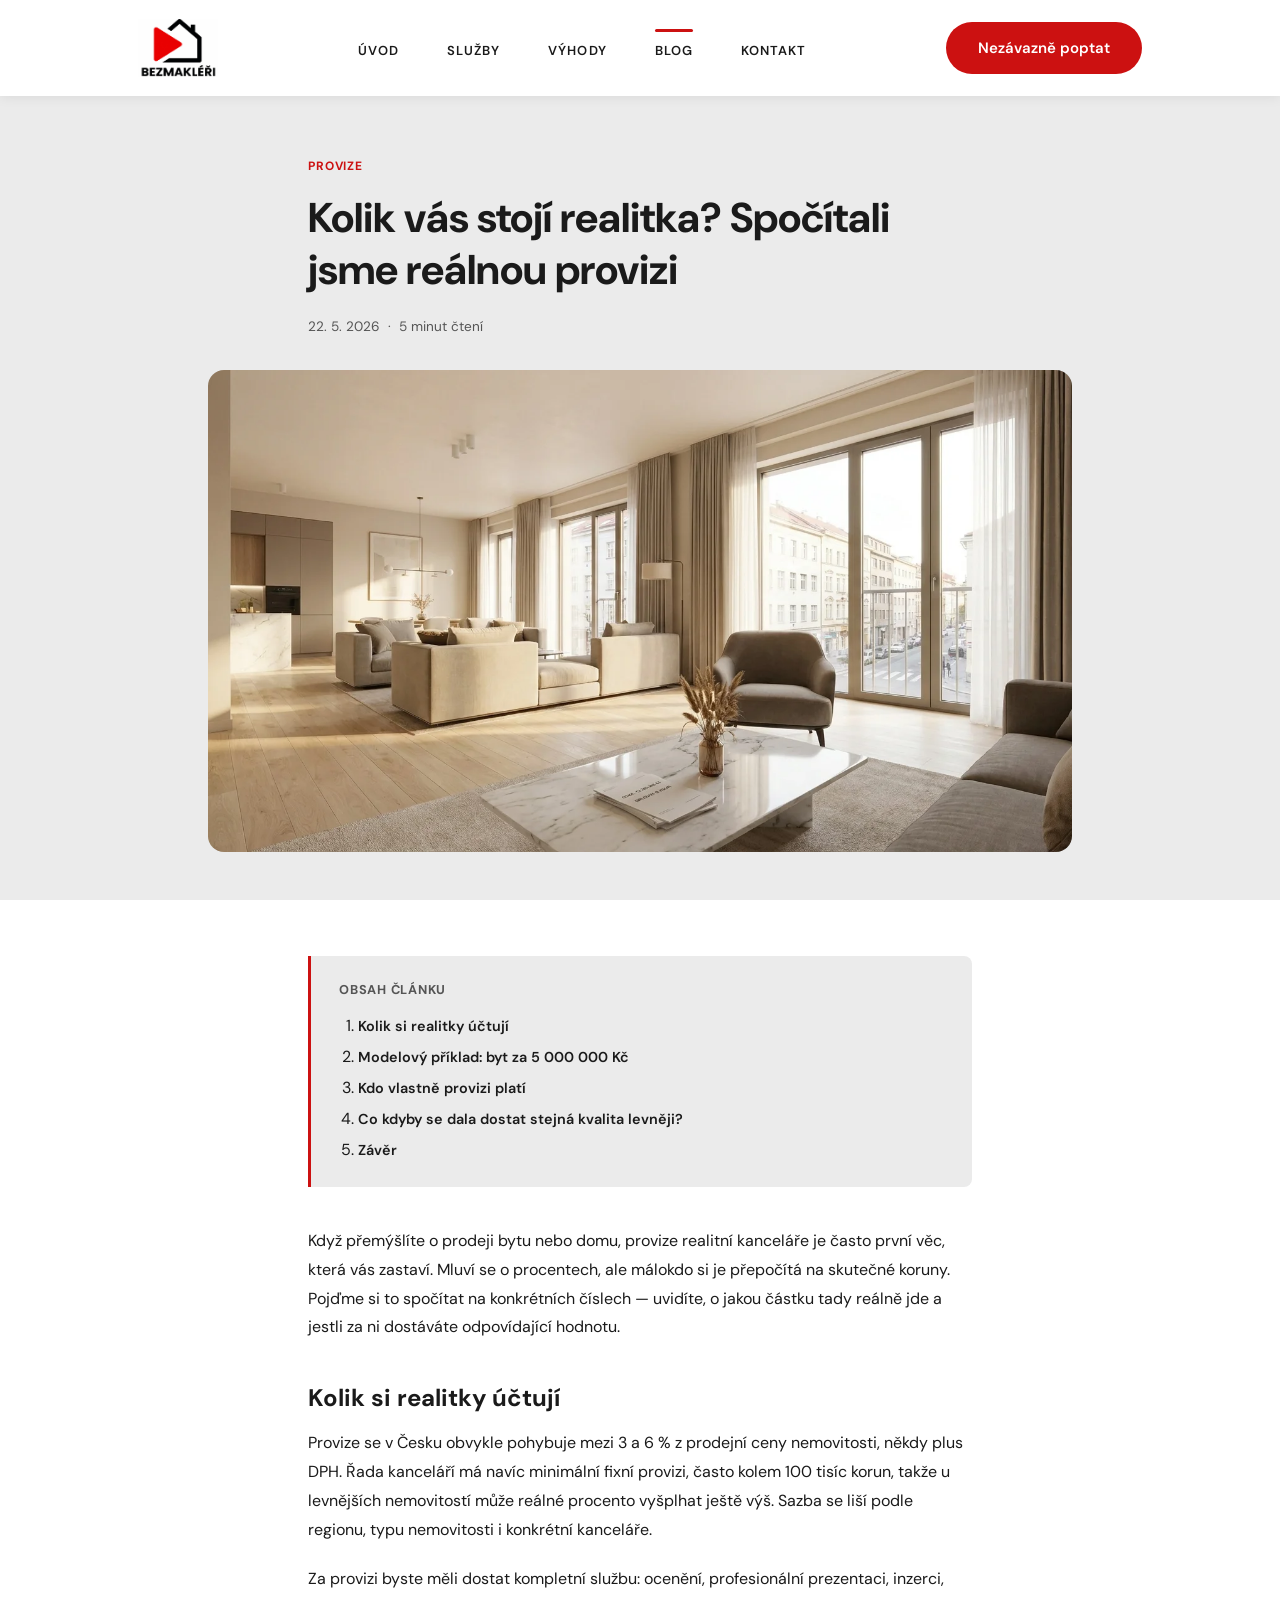
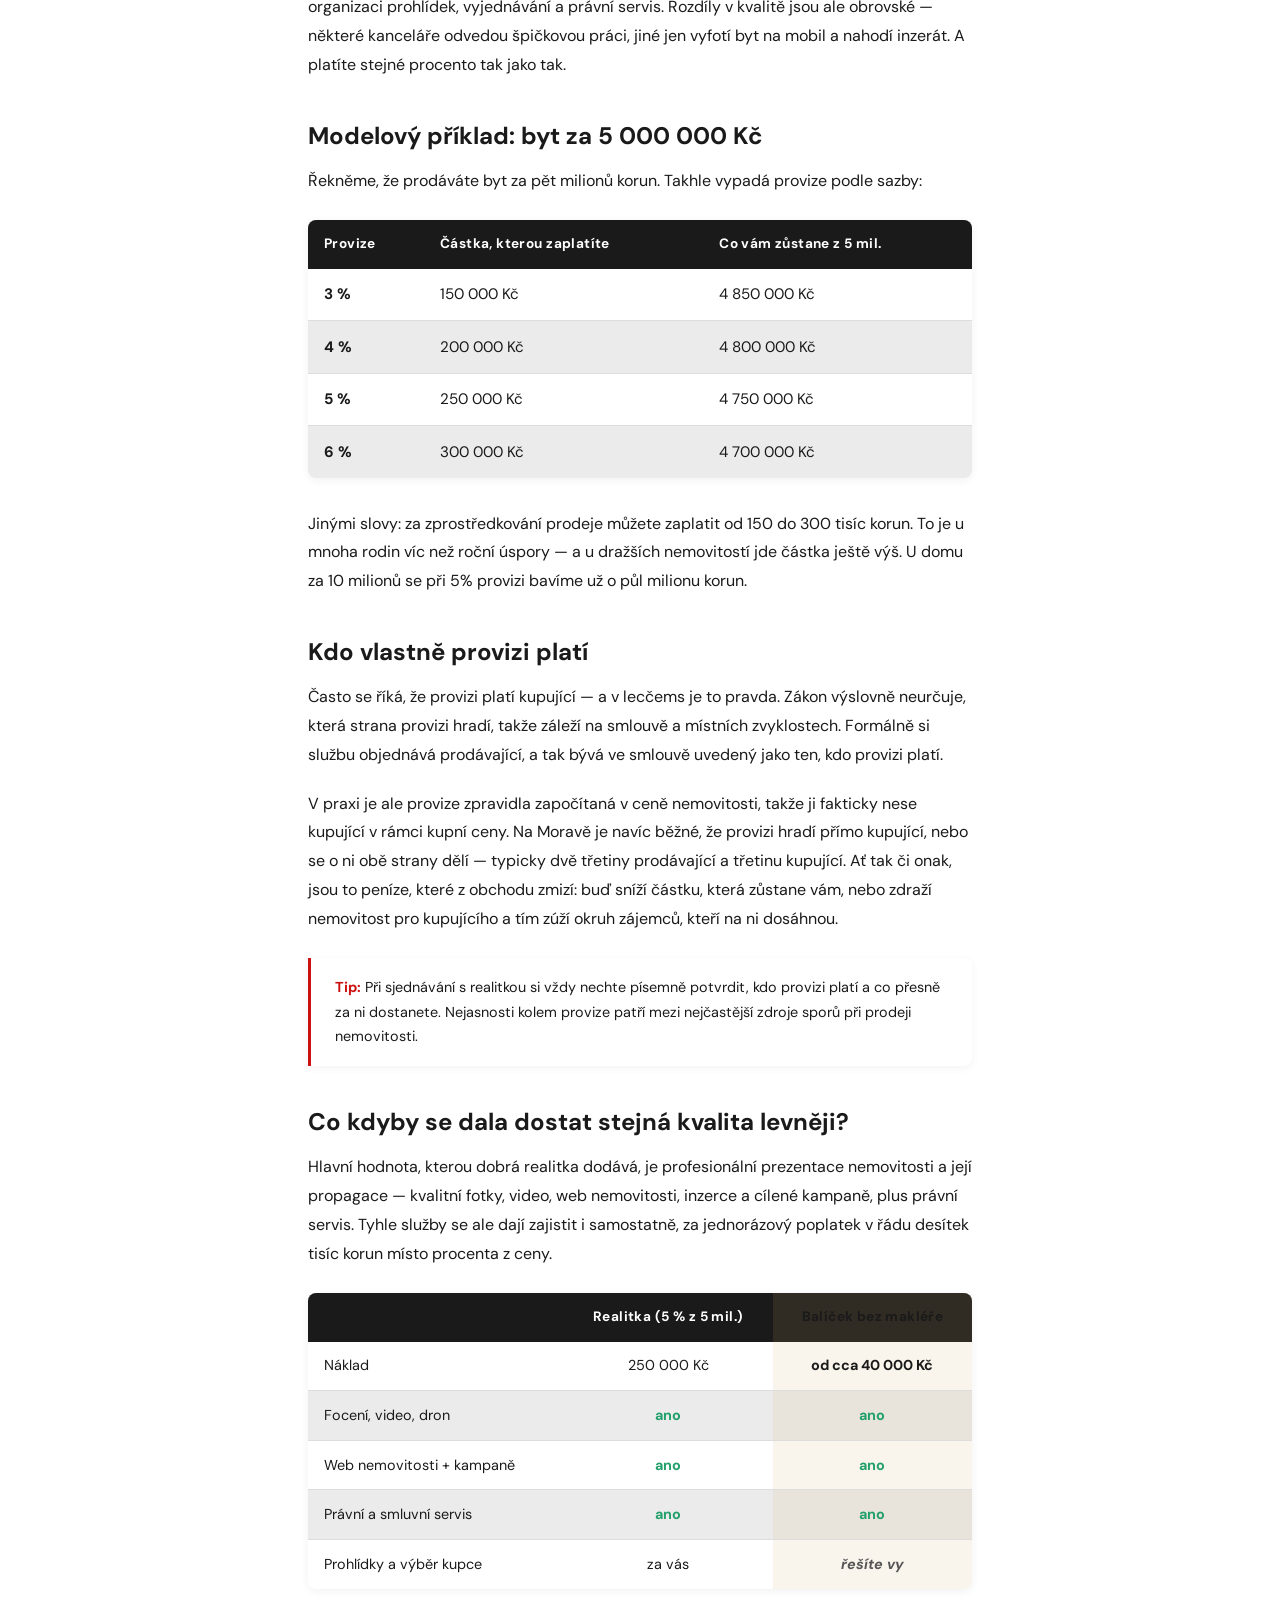
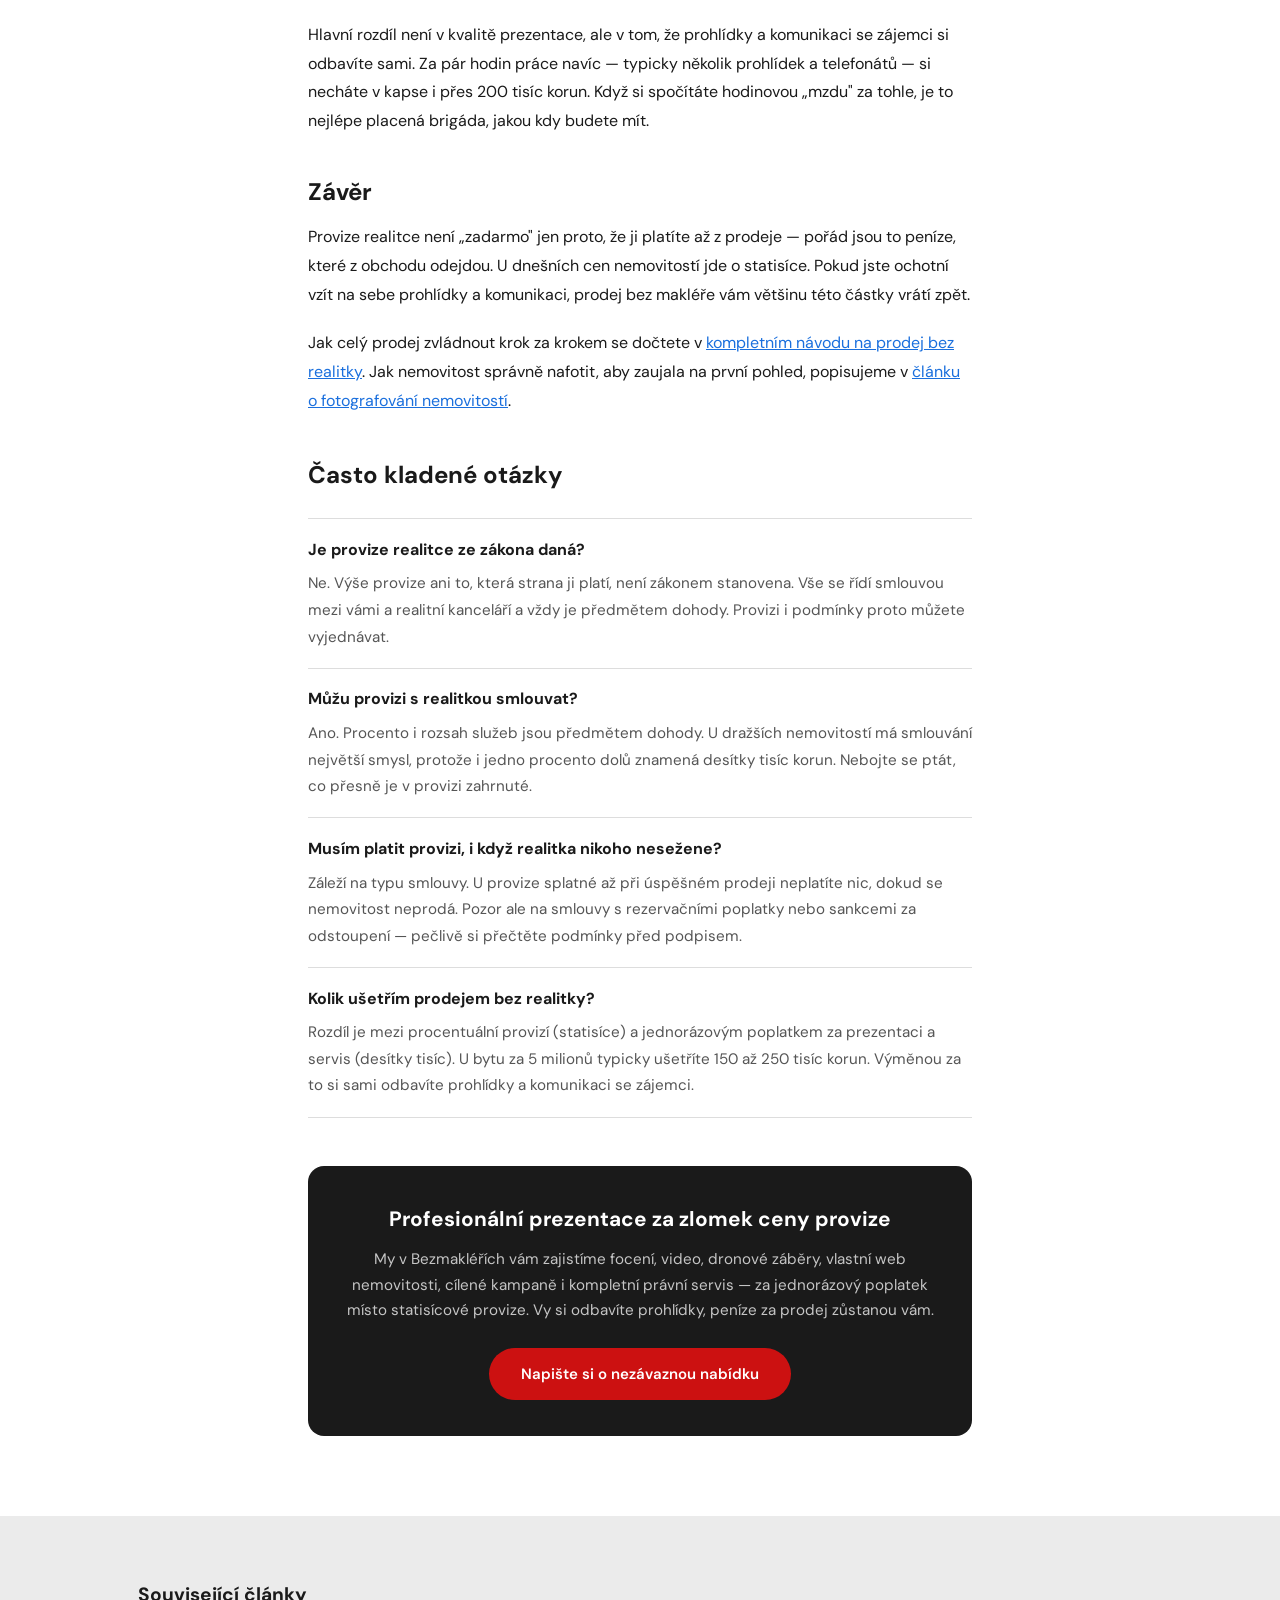
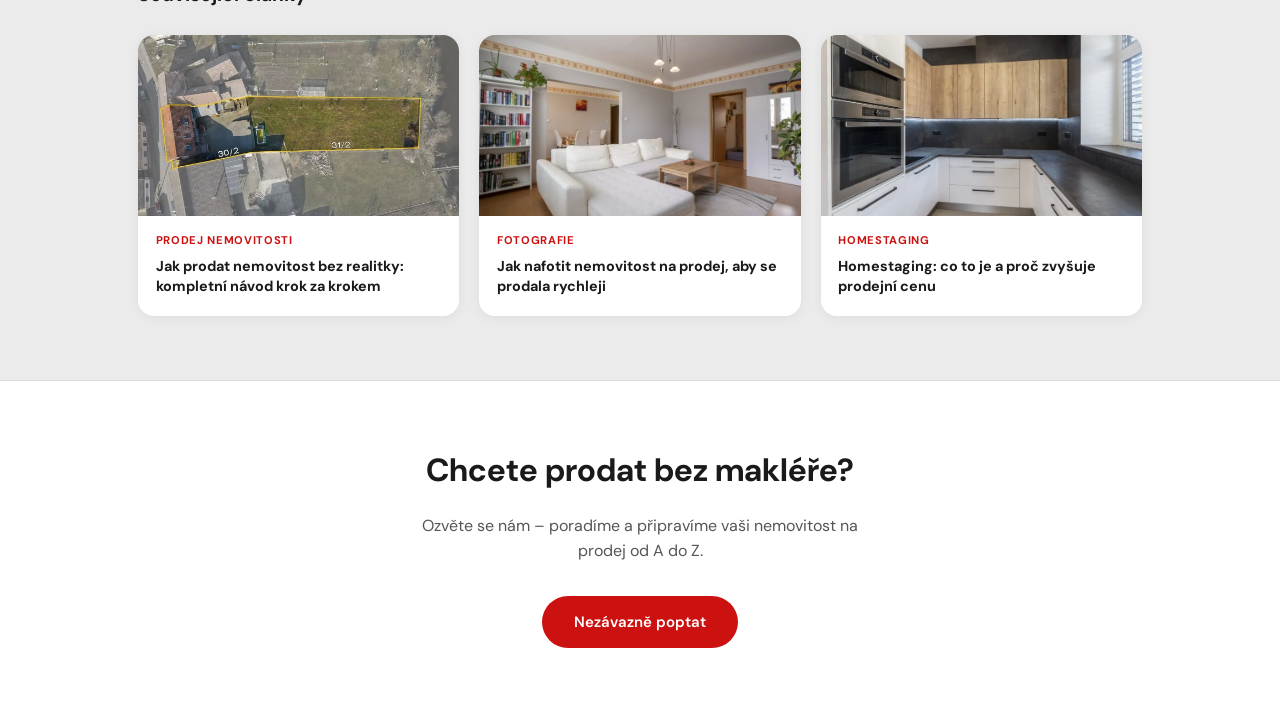
<file: blog/clanek-2-kolik-stoji-realitka-provize.html>
<!DOCTYPE html>
<html lang="cs">
<head>
  <meta charset="UTF-8" />
  <meta name="viewport" content="width=device-width, initial-scale=1.0" />
  <title>Kolik si bere realitní kancelář — reálná provize 2026</title>
  <meta name="description" content="Kolik reálně zaplatíte realitce za prodej bytu? Spočítali jsme provizi na konkrétních příkladech, vysvětlili kdo ji platí a porovnali s prodejem bez makléře." />
  <link rel="canonical" href="https://www.bezmakleri.cz/blog/clanek-2-kolik-stoji-realitka-provize" />
  <link rel="icon" type="image/x-icon" href="../favicon.ico" />
  <link rel="icon" type="image/png" sizes="512x512" href="../favicon.png" />
  <link rel="apple-touch-icon" sizes="180x180" href="../favicon.png" />

  <!-- Open Graph -->
  <meta property="og:type" content="article" />
  <meta property="og:url" content="https://www.bezmakleri.cz/blog/clanek-2-kolik-stoji-realitka-provize" />
  <meta property="og:title" content="Kolik si bere realitní kancelář — reálná provize 2026" />
  <meta property="og:description" content="Kolik reálně zaplatíte realitce za prodej bytu? Spočítali jsme provizi na konkrétních příkladech a porovnali s prodejem bez makléře." />
  <meta property="og:image" content="https://www.bezmakleri.cz/assets/og-image.jpg" />
  <meta property="og:image:width" content="1200" />
  <meta property="og:image:height" content="630" />
  <meta property="og:site_name" content="Bezmakléři" />
  <meta property="og:locale" content="cs_CZ" />

  <!-- Twitter Card -->
  <meta name="twitter:card" content="summary_large_image" />
  <meta name="twitter:title" content="Kolik si bere realitní kancelář — reálná provize 2026" />
  <meta name="twitter:description" content="Kolik reálně zaplatíte realitce za prodej bytu? Spočítali jsme provizi na konkrétních příkladech a porovnali s prodejem bez makléře." />
  <meta name="twitter:image" content="https://www.bezmakleri.cz/assets/og-image.jpg" />

  <!-- JSON-LD -->
  <script type="application/ld+json">
  {
    "@context": "https://schema.org",
    "@type": "Article",
    "headline": "Kolik vás stojí realitka? Spočítali jsme reálnou provizi",
    "description": "Kolik reálně zaplatíte realitce za prodej bytu? Spočítali jsme provizi na konkrétních příkladech, vysvětlili kdo ji platí a porovnali s prodejem bez makléře.",
    "url": "https://www.bezmakleri.cz/blog/clanek-2-kolik-stoji-realitka-provize",
    "datePublished": "2026-05-22",
    "publisher": {
      "@type": "Organization",
      "name": "Bezmakléři s.r.o.",
      "url": "https://www.bezmakleri.cz",
      "logo": "https://www.bezmakleri.cz/assets/logo/logo.webp"
    }
  }
  </script>
  <script type="application/ld+json">
  {
    "@context": "https://schema.org",
    "@type": "FAQPage",
    "mainEntity": [
      {
        "@type": "Question",
        "name": "Je provize realitce ze zákona daná?",
        "acceptedAnswer": {
          "@type": "Answer",
          "text": "Ne. Výše provize ani to, která strana ji platí, není zákonem stanovena. Vše se řídí smlouvou mezi vámi a realitní kanceláří a vždy je předmětem dohody. Provizi i podmínky proto můžete vyjednávat."
        }
      },
      {
        "@type": "Question",
        "name": "Můžu provizi s realitkou smlouvat?",
        "acceptedAnswer": {
          "@type": "Answer",
          "text": "Ano. Procento i rozsah služeb jsou předmětem dohody. U dražších nemovitostí má smlouvání největší smysl, protože i jedno procento dolů znamená desítky tisíc korun. Nebojte se ptát, co přesně je v provizi zahrnuté."
        }
      },
      {
        "@type": "Question",
        "name": "Musím platit provizi, i když realitka nikoho nesežene?",
        "acceptedAnswer": {
          "@type": "Answer",
          "text": "Záleží na typu smlouvy. U provize splatné až při úspěšném prodeji neplatíte nic, dokud se nemovitost neprodá. Pozor ale na smlouvy s rezervačními poplatky nebo sankcemi za odstoupení — pečlivě si přečtěte podmínky před podpisem."
        }
      },
      {
        "@type": "Question",
        "name": "Kolik ušetřím prodejem bez realitky?",
        "acceptedAnswer": {
          "@type": "Answer",
          "text": "Rozdíl je mezi procentuální provizí (statisíce) a jednorázovým poplatkem za prezentaci a servis (desítky tisíc). U bytu za 5 milionů typicky ušetříte 150 až 250 tisíc korun. Výměnou za to si sami odbavíte prohlídky a komunikaci se zájemci."
        }
      }
    ]
  }
  </script>

  <link rel="preconnect" href="https://fonts.googleapis.com" />
  <link rel="preconnect" href="https://fonts.gstatic.com" crossorigin />
  <link href="https://fonts.googleapis.com/css2?family=DM+Sans:wght@400;500;600;700&display=swap" rel="stylesheet" />
  <link rel="stylesheet" href="../style.css" />
  <style>
    /* ── Article layout ── */
    .article-hero {
      padding: calc(var(--navbar-h) + 3.5rem) 0 3rem;
      background: var(--color-bg-soft);
    }
    .article-hero-inner {
      max-width: 760px;
      margin: 0 auto;
      padding: 0 var(--pad);
    }
    .article-tag {
      display: inline-block;
      font-size: 0.75rem; font-weight: 700; letter-spacing: 0.07em;
      text-transform: uppercase; color: var(--color-red);
      margin-bottom: 1rem;
    }
    .article-hero h1 {
      font-size: clamp(1.7rem, 4vw, 2.6rem);
      font-weight: 700; line-height: 1.25;
      margin-bottom: 1.25rem;
    }
    .article-meta {
      font-size: 0.85rem; color: var(--color-muted);
    }

    /* ── Article body ── */
    .article-body {
      padding: 3.5rem 0 5rem;
    }
    .article-body-inner {
      max-width: 760px;
      margin: 0 auto;
      padding: 0 var(--pad);
    }

    /* ── TOC ── */
    .toc {
      background: var(--color-bg-soft);
      border-left: 3px solid var(--color-red);
      border-radius: 0 var(--radius) var(--radius) 0;
      padding: 1.5rem 1.75rem;
      margin-bottom: 2.5rem;
    }
    .toc-title {
      font-size: 0.8rem; font-weight: 700; letter-spacing: 0.06em;
      text-transform: uppercase; color: var(--color-muted);
      margin-bottom: 0.75rem;
    }
    .toc ol {
      list-style: decimal;
      padding-left: 1.2rem;
      display: flex; flex-direction: column; gap: 0.35rem;
    }
    .toc ol li a {
      font-size: 0.9rem; font-weight: 600; color: var(--color-text);
      text-decoration: none; transition: color var(--ease);
    }
    .toc ol li a:hover { color: var(--color-red); }

    /* ── Prose ── */
    .prose p {
      font-size: 1rem; line-height: 1.8;
      color: var(--color-text); margin-bottom: 1.25rem;
    }
    .prose h2 {
      font-size: clamp(1.2rem, 2.5vw, 1.5rem);
      font-weight: 700; margin: 2.5rem 0 1rem;
      color: var(--color-text); line-height: 1.3;
    }
    .prose h3 {
      font-size: 1rem; font-weight: 700; color: var(--color-red);
      margin: 1.75rem 0 0.5rem;
    }
    .prose strong { font-weight: 700; }
    .prose a { color: #1a6fdd; text-decoration: underline; }
    .prose a:hover { color: #0d4fa0; }

    .tip-box {
      background: #fff;
      border-left: 3px solid var(--color-red);
      border-radius: 0 var(--radius) var(--radius) 0;
      padding: 1.1rem 1.5rem;
      margin: 1.5rem 0;
      font-size: 0.9rem; line-height: 1.7;
      color: var(--color-text);
      box-shadow: 0 2px 10px rgba(0,0,0,0.05);
    }
    .tip-box strong { color: var(--color-red); }

    /* ── Data tables ── */
    .data-table {
      width: 100%;
      border-collapse: collapse;
      margin: 1.5rem 0 2rem;
      font-size: 0.95rem;
      border-radius: var(--radius);
      overflow: hidden;
      box-shadow: 0 2px 10px rgba(0,0,0,0.06);
    }
    .data-table thead {
      background: var(--color-text);
      color: #fff;
    }
    .data-table thead th {
      padding: 0.85rem 1rem;
      text-align: left;
      font-weight: 700;
      font-size: 0.85rem;
      letter-spacing: 0.03em;
    }
    .data-table tbody tr {
      border-bottom: 1px solid var(--color-border);
    }
    .data-table tbody tr:last-child { border-bottom: none; }
    .data-table tbody tr:nth-child(even) { background: var(--color-bg-soft); }
    .data-table tbody td {
      padding: 0.85rem 1rem;
      color: var(--color-text);
    }
    .data-table tbody td:first-child { font-weight: 700; }

    /* Comparison table */
    .compare-table {
      width: 100%;
      border-collapse: collapse;
      margin: 1.5rem 0 2rem;
      font-size: 0.9rem;
      border-radius: var(--radius);
      overflow: hidden;
      box-shadow: 0 2px 10px rgba(0,0,0,0.06);
    }
    .compare-table thead {
      background: var(--color-text);
      color: #fff;
    }
    .compare-table thead th {
      padding: 0.85rem 1rem;
      font-weight: 700;
      font-size: 0.85rem;
      letter-spacing: 0.03em;
    }
    .compare-table thead th:first-child { text-align: left; }
    .compare-table thead th:not(:first-child) { text-align: center; }
    .compare-table tbody tr {
      border-bottom: 1px solid var(--color-border);
    }
    .compare-table tbody tr:last-child { border-bottom: none; }
    .compare-table tbody tr:nth-child(even) { background: var(--color-bg-soft); }
    .compare-table tbody td {
      padding: 0.8rem 1rem;
      color: var(--color-text);
    }
    .compare-table tbody td:not(:first-child) { text-align: center; }
    .compare-table .highlight-col {
      background: rgba(201, 169, 110, 0.12);
      font-weight: 700;
      color: var(--color-text);
    }
    .check { color: #22a06b; font-weight: 700; }
    .self  { color: var(--color-muted); font-style: italic; }

    /* ── FAQ ── */
    .faq-section { margin-top: 2.5rem; }
    .faq-section h2 {
      font-size: clamp(1.2rem, 2.5vw, 1.5rem);
      font-weight: 700; margin-bottom: 1.5rem;
    }
    .faq-item {
      border-top: 1px solid var(--color-border);
      padding: 1.1rem 0;
    }
    .faq-item:last-child { border-bottom: 1px solid var(--color-border); }
    .faq-q { font-size: 1rem; font-weight: 700; color: var(--color-text); margin-bottom: 0.5rem; }
    .faq-a { font-size: 0.95rem; color: var(--color-muted); line-height: 1.75; }

    /* ── CTA box ── */
    .article-cta {
      background: var(--color-text);
      color: #fff;
      border-radius: var(--radius-lg);
      padding: 2.25rem 2rem;
      margin: 3rem 0 0;
      text-align: center;
    }
    .article-cta h2 { font-size: 1.3rem; font-weight: 700; margin-bottom: 0.75rem; }
    .article-cta p {
      font-size: 0.95rem; color: rgba(255,255,255,0.75);
      margin-bottom: 1.5rem; line-height: 1.7;
    }

    /* ── Related ── */
    .related-section { background: var(--color-bg-soft); padding: 4rem 0; }
    .related-section h2 { font-size: 1.2rem; font-weight: 700; margin-bottom: 1.5rem; color: var(--color-text); }
    .related-grid {
      display: grid;
      grid-template-columns: repeat(3, 1fr);
      gap: 1.25rem;
    }
    .related-card {
      background: #fff;
      border-radius: var(--radius-lg);
      overflow: hidden;
      box-shadow: 0 2px 12px rgba(0,0,0,0.06);
      transition: transform 0.25s, box-shadow 0.25s;
      display: flex; flex-direction: column;
    }
    .related-card:hover { transform: translateY(-3px); box-shadow: 0 8px 24px rgba(0,0,0,0.1); }
    .related-card-img { aspect-ratio: 16/9; overflow: hidden; background: var(--color-border); }
    .related-card-img img { width: 100%; height: 100%; object-fit: cover; transition: transform 0.4s ease; }
    .related-card:hover .related-card-img img { transform: scale(1.04); }
    .related-card-body { padding: 1rem 1.1rem 1.25rem; flex: 1; }
    .related-card-tag {
      font-size: 0.7rem; font-weight: 700; letter-spacing: 0.06em;
      text-transform: uppercase; color: var(--color-red);
      display: block; margin-bottom: 0.4rem;
    }
    .related-card-title { font-size: 0.9rem; font-weight: 700; line-height: 1.4; color: var(--color-text); }

    @media (max-width: 680px) {
      .related-grid { grid-template-columns: 1fr; }
      .data-table, .compare-table { font-size: 0.82rem; }
      .data-table thead th, .data-table tbody td,
      .compare-table thead th, .compare-table tbody td { padding: 0.65rem 0.75rem; }
    }
  </style>
</head>
<body>

  <!-- NAVBAR -->
  <header class="navbar" id="navbar">
    <div class="container navbar-inner">
      <a href="../index.html" class="logo-link">
        <img src="../assets/logo/logo.webp" alt="Bezmakléři" class="logo-img" width="80" height="59" />
        <span class="logo-main">BEZMAKLÉŘI</span>
      </a>
      <nav class="nav-links" id="nav-links">
        <a href="../index.html">Úvod</a>
        <a href="../index.html#sluzby">Služby</a>
        <a href="../index.html#vyhody">Výhody</a>
        <a href="../blog.html" class="active">Blog</a>
        <a href="../index.html#kontakt">Kontakt</a>
      </nav>
      <div class="navbar-cta">
        <a href="../index.html#kontakt" class="btn btn-red btn-pill">Nezávazně poptat</a>
        <button class="hamburger" id="hamburger" aria-label="Menu" aria-expanded="false">
          <span></span><span></span><span></span>
        </button>
      </div>
    </div>
  </header>

  <!-- ARTICLE HERO -->
  <section class="article-hero">
    <div class="article-hero-inner">
      <span class="article-tag">Provize</span>
      <h1>Kolik vás stojí realitka? Spočítali jsme reálnou provizi</h1>
      <p class="article-meta">22. 5. 2026 &nbsp;·&nbsp; 5 minut čtení</p>
    </div>
    <div style="max-width:960px; margin:2rem auto 0; padding:0 var(--pad);">
      <img src="../assets/blog/clanek-2-kolik-stoji-realitka-provize.webp"
           alt="Elegantní interiér bytu se smlouvou na stole — téma provize realitní kanceláře"
           style="width:100%; border-radius:var(--radius-lg); display:block;"
           width="1376" height="768" />
    </div>
  </section>

  <!-- ARTICLE BODY -->
  <section class="article-body">
    <div class="article-body-inner">

      <!-- TOC -->
      <nav class="toc" aria-label="Obsah článku">
        <div class="toc-title">Obsah článku</div>
        <ol>
          <li><a href="#kolik-ucetuji">Kolik si realitky účtují</a></li>
          <li><a href="#modelovy-priklad">Modelový příklad: byt za 5 000 000 Kč</a></li>
          <li><a href="#kdo-plati">Kdo vlastně provizi platí</a></li>
          <li><a href="#alternativa">Co kdyby se dala dostat stejná kvalita levněji?</a></li>
          <li><a href="#zaver">Závěr</a></li>
        </ol>
      </nav>

      <div class="prose">
        <p>Když přemýšlíte o prodeji bytu nebo domu, provize realitní kanceláře je často první věc, která vás zastaví. Mluví se o procentech, ale málokdo si je přepočítá na skutečné koruny. Pojďme si to spočítat na konkrétních číslech — uvidíte, o jakou částku tady reálně jde a jestli za ni dostáváte odpovídající hodnotu.</p>

        <h2 id="kolik-ucetuji">Kolik si realitky účtují</h2>
        <p>Provize se v Česku obvykle pohybuje mezi 3 a 6&nbsp;% z prodejní ceny nemovitosti, někdy plus DPH. Řada kanceláří má navíc minimální fixní provizi, často kolem 100 tisíc korun, takže u levnějších nemovitostí může reálné procento vyšplhat ještě výš. Sazba se liší podle regionu, typu nemovitosti i konkrétní kanceláře.</p>
        <p>Za provizi byste měli dostat kompletní službu: ocenění, profesionální prezentaci, inzerci, organizaci prohlídek, vyjednávání a právní servis. Rozdíly v kvalitě jsou ale obrovské — některé kanceláře odvedou špičkovou práci, jiné jen vyfotí byt na mobil a nahodí inzerát. A platíte stejné procento tak jako tak.</p>

        <h2 id="modelovy-priklad">Modelový příklad: byt za 5 000 000 Kč</h2>
        <p>Řekněme, že prodáváte byt za pět milionů korun. Takhle vypadá provize podle sazby:</p>

        <table class="data-table">
          <thead>
            <tr>
              <th>Provize</th>
              <th>Částka, kterou zaplatíte</th>
              <th>Co vám zůstane z 5 mil.</th>
            </tr>
          </thead>
          <tbody>
            <tr><td>3 %</td><td>150 000 Kč</td><td>4 850 000 Kč</td></tr>
            <tr><td>4 %</td><td>200 000 Kč</td><td>4 800 000 Kč</td></tr>
            <tr><td>5 %</td><td>250 000 Kč</td><td>4 750 000 Kč</td></tr>
            <tr><td>6 %</td><td>300 000 Kč</td><td>4 700 000 Kč</td></tr>
          </tbody>
        </table>

        <p>Jinými slovy: za zprostředkování prodeje můžete zaplatit od 150 do 300 tisíc korun. To je u mnoha rodin víc než roční úspory — a u dražších nemovitostí jde částka ještě výš. U domu za 10 milionů se při 5% provizi bavíme už o půl milionu korun.</p>

        <h2 id="kdo-plati">Kdo vlastně provizi platí</h2>
        <p>Často se říká, že provizi platí kupující — a v lecčems je to pravda. Zákon výslovně neurčuje, která strana provizi hradí, takže záleží na smlouvě a místních zvyklostech. Formálně si službu objednává prodávající, a tak bývá ve smlouvě uvedený jako ten, kdo provizi platí.</p>
        <p>V praxi je ale provize zpravidla započítaná v ceně nemovitosti, takže ji fakticky nese kupující v rámci kupní ceny. Na Moravě je navíc běžné, že provizi hradí přímo kupující, nebo se o ni obě strany dělí — typicky dvě třetiny prodávající a třetinu kupující. Ať tak či onak, jsou to peníze, které z obchodu zmizí: buď sníží částku, která zůstane vám, nebo zdraží nemovitost pro kupujícího a tím zúží okruh zájemců, kteří na ni dosáhnou.</p>

        <div class="tip-box">
          <strong>Tip:</strong> Při sjednávání s realitkou si vždy nechte písemně potvrdit, kdo provizi platí a co přesně za ni dostanete. Nejasnosti kolem provize patří mezi nejčastější zdroje sporů při prodeji nemovitosti.
        </div>

        <h2 id="alternativa">Co kdyby se dala dostat stejná kvalita levněji?</h2>
        <p>Hlavní hodnota, kterou dobrá realitka dodává, je profesionální prezentace nemovitosti a její propagace — kvalitní fotky, video, web nemovitosti, inzerce a cílené kampaně, plus právní servis. Tyhle služby se ale dají zajistit i samostatně, za jednorázový poplatek v řádu desítek tisíc korun místo procenta z ceny.</p>

        <table class="compare-table">
          <thead>
            <tr>
              <th></th>
              <th>Realitka (5 % z 5 mil.)</th>
              <th class="highlight-col">Balíček bez makléře</th>
            </tr>
          </thead>
          <tbody>
            <tr>
              <td>Náklad</td>
              <td>250 000 Kč</td>
              <td class="highlight-col">od cca 40 000 Kč</td>
            </tr>
            <tr>
              <td>Focení, video, dron</td>
              <td><span class="check">ano</span></td>
              <td class="highlight-col"><span class="check">ano</span></td>
            </tr>
            <tr>
              <td>Web nemovitosti + kampaně</td>
              <td><span class="check">ano</span></td>
              <td class="highlight-col"><span class="check">ano</span></td>
            </tr>
            <tr>
              <td>Právní a smluvní servis</td>
              <td><span class="check">ano</span></td>
              <td class="highlight-col"><span class="check">ano</span></td>
            </tr>
            <tr>
              <td>Prohlídky a výběr kupce</td>
              <td>za vás</td>
              <td class="highlight-col"><span class="self">řešíte vy</span></td>
            </tr>
          </tbody>
        </table>

        <p>Hlavní rozdíl není v kvalitě prezentace, ale v tom, že prohlídky a komunikaci se zájemci si odbavíte sami. Za pár hodin práce navíc — typicky několik prohlídek a telefonátů — si necháte v kapse i přes 200 tisíc korun. Když si spočítáte hodinovou „mzdu" za tohle, je to nejlépe placená brigáda, jakou kdy budete mít.</p>

        <h2 id="zaver">Závěr</h2>
        <p>Provize realitce není „zadarmo" jen proto, že ji platíte až z prodeje — pořád jsou to peníze, které z obchodu odejdou. U dnešních cen nemovitostí jde o statisíce. Pokud jste ochotní vzít na sebe prohlídky a komunikaci, prodej bez makléře vám většinu této částky vrátí zpět.</p>
        <p>Jak celý prodej zvládnout krok za krokem se dočtete v <a href="jak-prodat-nemovitost-bez-realitky.html">kompletním návodu na prodej bez realitky</a>. Jak nemovitost správně nafotit, aby zaujala na první pohled, popisujeme v <a href="clanek-3-jak-nafotit-nemovitost.html">článku o fotografování nemovitostí</a>.</p>
      </div>

      <!-- FAQ -->
      <div class="faq-section">
        <h2>Často kladené otázky</h2>
        <div class="faq-item">
          <div class="faq-q">Je provize realitce ze zákona daná?</div>
          <div class="faq-a">Ne. Výše provize ani to, která strana ji platí, není zákonem stanovena. Vše se řídí smlouvou mezi vámi a realitní kanceláří a vždy je předmětem dohody. Provizi i podmínky proto můžete vyjednávat.</div>
        </div>
        <div class="faq-item">
          <div class="faq-q">Můžu provizi s realitkou smlouvat?</div>
          <div class="faq-a">Ano. Procento i rozsah služeb jsou předmětem dohody. U dražších nemovitostí má smlouvání největší smysl, protože i jedno procento dolů znamená desítky tisíc korun. Nebojte se ptát, co přesně je v provizi zahrnuté.</div>
        </div>
        <div class="faq-item">
          <div class="faq-q">Musím platit provizi, i když realitka nikoho nesežene?</div>
          <div class="faq-a">Záleží na typu smlouvy. U provize splatné až při úspěšném prodeji neplatíte nic, dokud se nemovitost neprodá. Pozor ale na smlouvy s rezervačními poplatky nebo sankcemi za odstoupení — pečlivě si přečtěte podmínky před podpisem.</div>
        </div>
        <div class="faq-item">
          <div class="faq-q">Kolik ušetřím prodejem bez realitky?</div>
          <div class="faq-a">Rozdíl je mezi procentuální provizí (statisíce) a jednorázovým poplatkem za prezentaci a servis (desítky tisíc). U bytu za 5 milionů typicky ušetříte 150 až 250 tisíc korun. Výměnou za to si sami odbavíte prohlídky a komunikaci se zájemci.</div>
        </div>
      </div>

      <!-- CTA box -->
      <div class="article-cta">
        <h2>Profesionální prezentace za zlomek ceny provize</h2>
        <p>My v Bezmakléřích vám zajistíme focení, video, dronové záběry, vlastní web nemovitosti, cílené kampaně i kompletní právní servis — za jednorázový poplatek místo statisícové provize. Vy si odbavíte prohlídky, peníze za prodej zůstanou vám.</p>
        <a href="../index.html#kontakt" class="btn btn-red btn-pill">Napište si o nezávaznou nabídku</a>
      </div>

    </div>
  </section>

  <!-- RELATED ARTICLES -->
  <section class="related-section">
    <div class="container">
      <h2>Související články</h2>
      <div class="related-grid">
        <a href="jak-prodat-nemovitost-bez-realitky.html" class="related-card">
          <div class="related-card-img">
            <img src="../assets/drony/bezmakleri-dron-01.webp" alt="Letecký snímek nemovitosti k prodeji" loading="lazy" />
          </div>
          <div class="related-card-body">
            <span class="related-card-tag">Prodej nemovitosti</span>
            <div class="related-card-title">Jak prodat nemovitost bez realitky: kompletní návod krok za krokem</div>
          </div>
        </a>
        <a href="clanek-3-jak-nafotit-nemovitost.html" class="related-card">
          <div class="related-card-img">
            <img src="../assets/foto/bezmakleri-interier-01.webp" alt="Profesionální fotografie interiéru nemovitosti" loading="lazy" />
          </div>
          <div class="related-card-body">
            <span class="related-card-tag">Fotografie</span>
            <div class="related-card-title">Jak nafotit nemovitost na prodej, aby se prodala rychleji</div>
          </div>
        </a>
        <a href="clanek-4-homestaging.html" class="related-card">
          <div class="related-card-img">
            <img src="../assets/foto/bezmakleri-interier-05.webp" alt="Homestaging obývacího pokoje před prodejem" loading="lazy" />
          </div>
          <div class="related-card-body">
            <span class="related-card-tag">Homestaging</span>
            <div class="related-card-title">Homestaging: co to je a proč zvyšuje prodejní cenu</div>
          </div>
        </a>
      </div>
    </div>
  </section>

  <!-- FOOTER CTA -->
  <section style="background: var(--color-bg); padding: 4rem 0; text-align: center; border-top: 1px solid var(--color-border);">
    <div class="container">
      <h2 style="font-size: clamp(1.5rem,3vw,2rem); font-weight:700; margin-bottom:1rem;">Chcete prodat bez makléře?</h2>
      <p style="color: var(--color-muted); margin-bottom: 2rem; max-width: 480px; margin-left: auto; margin-right: auto;">Ozvěte se nám – poradíme a připravíme vaši nemovitost na prodej od A do Z.</p>
      <a href="../index.html#kontakt" class="btn btn-red btn-pill">Nezávazně poptat</a>
    </div>
  </section>

  <script>
    const hamburger = document.getElementById('hamburger');
    const navLinks = document.getElementById('nav-links');
    if (hamburger && navLinks) {
      hamburger.addEventListener('click', () => {
        const open = navLinks.classList.toggle('mobile-open');
        hamburger.setAttribute('aria-expanded', open);
      });
      document.addEventListener('click', e => {
        if (!hamburger.contains(e.target) && !navLinks.contains(e.target)) {
          navLinks.classList.remove('mobile-open');
          hamburger.setAttribute('aria-expanded', 'false');
        }
      });
    }
  </script>
</body>
</html>
</file>
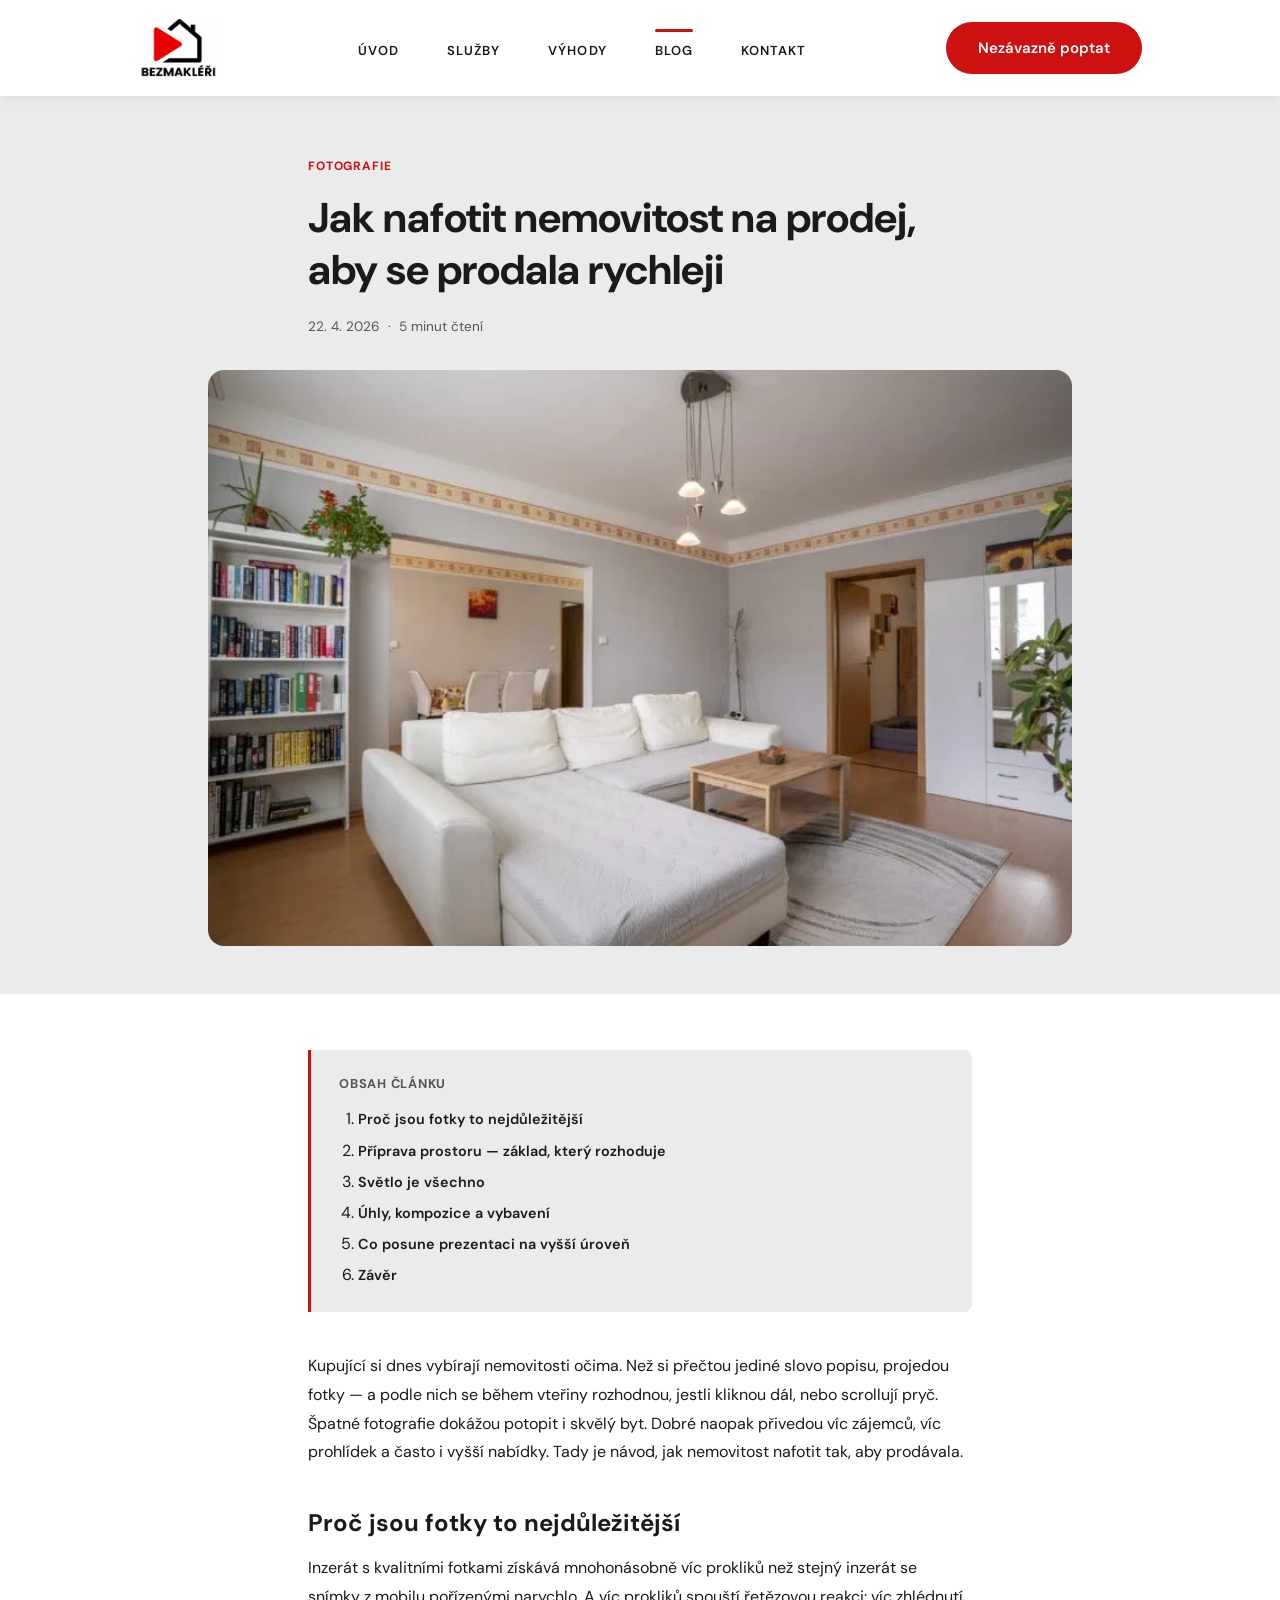
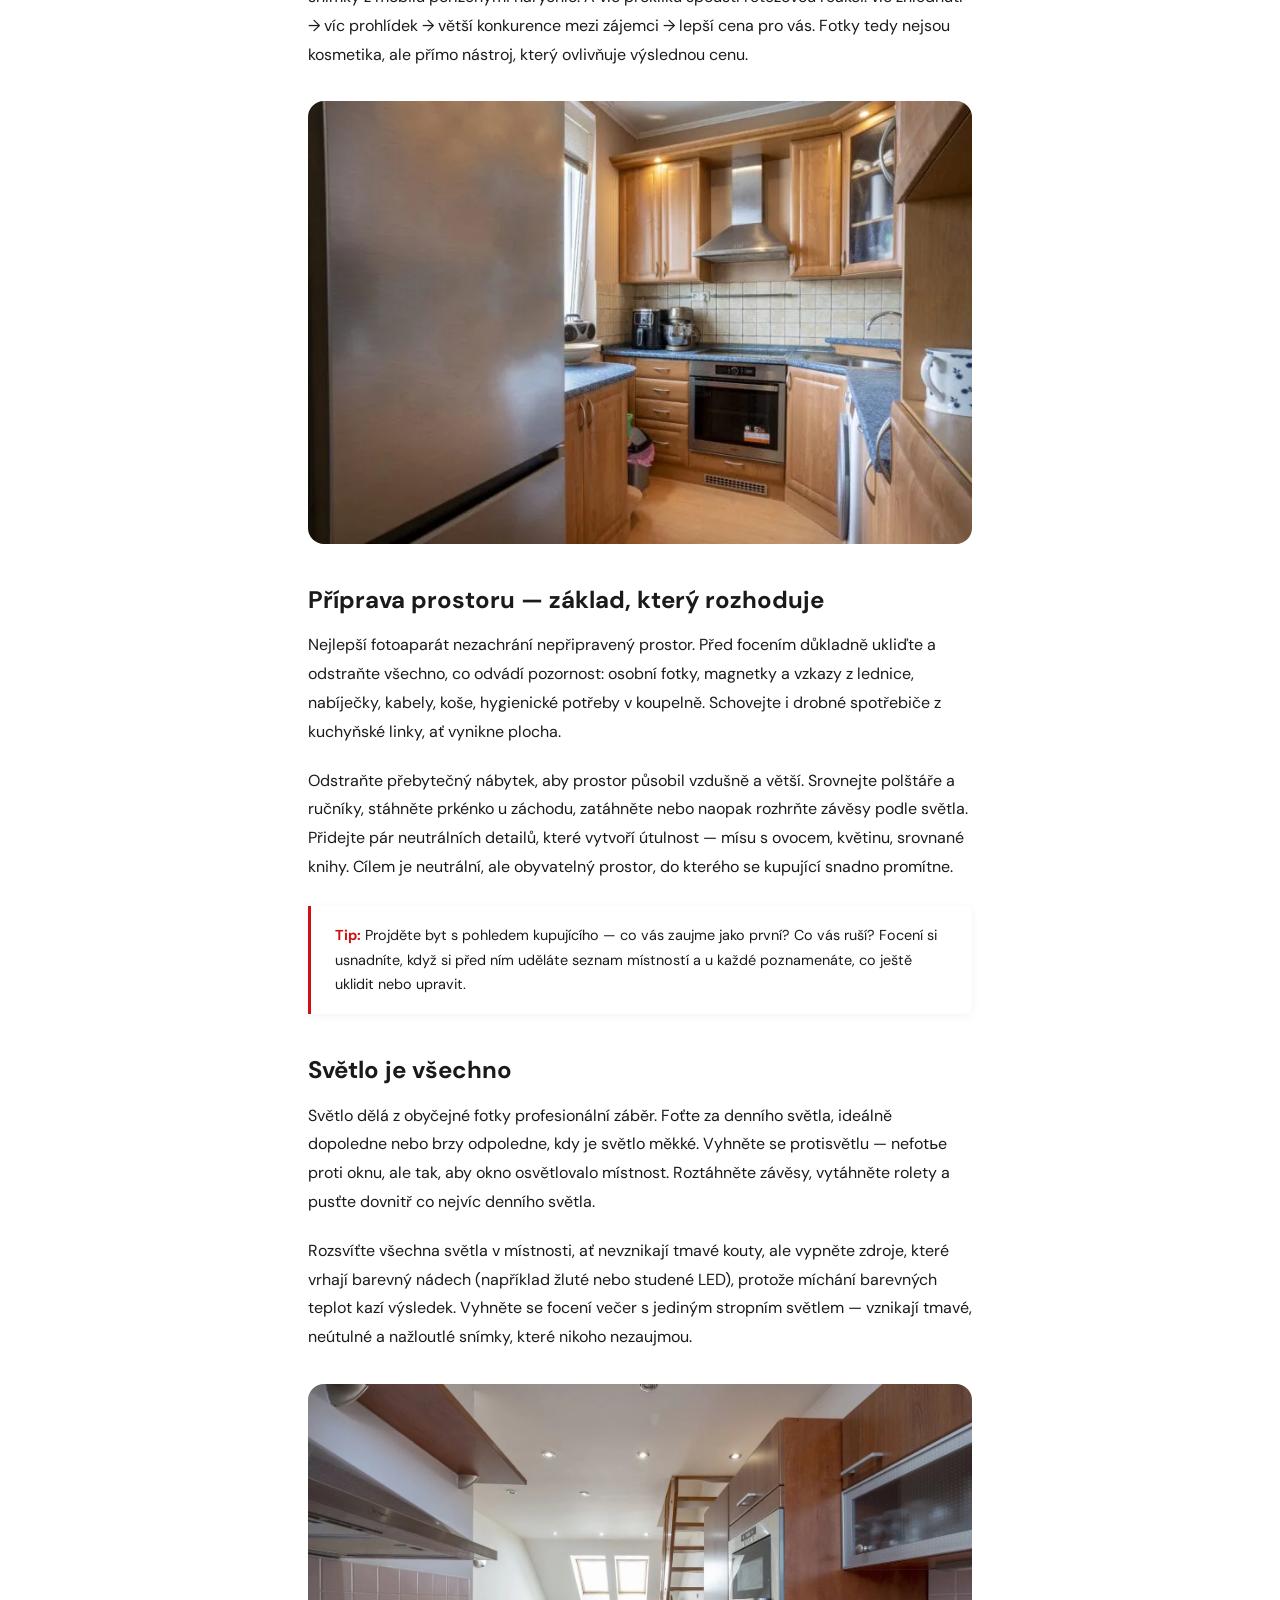
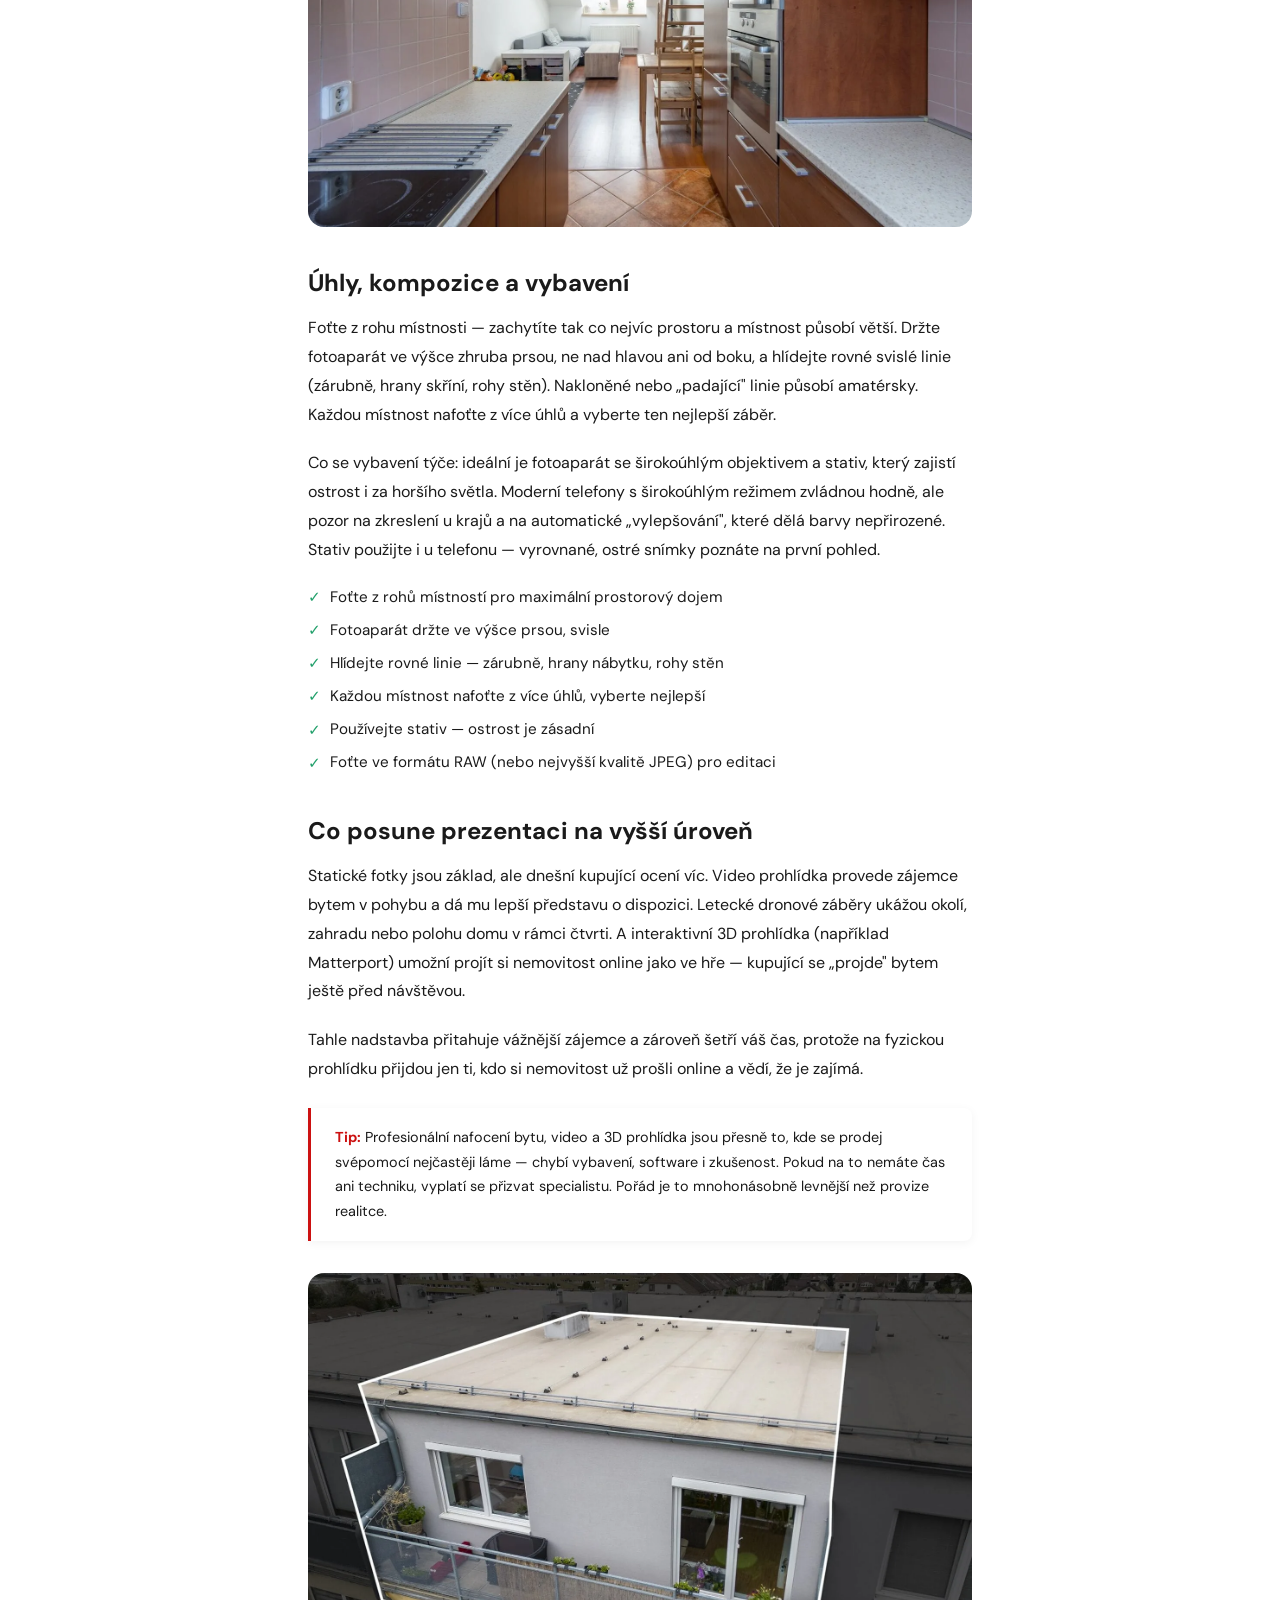
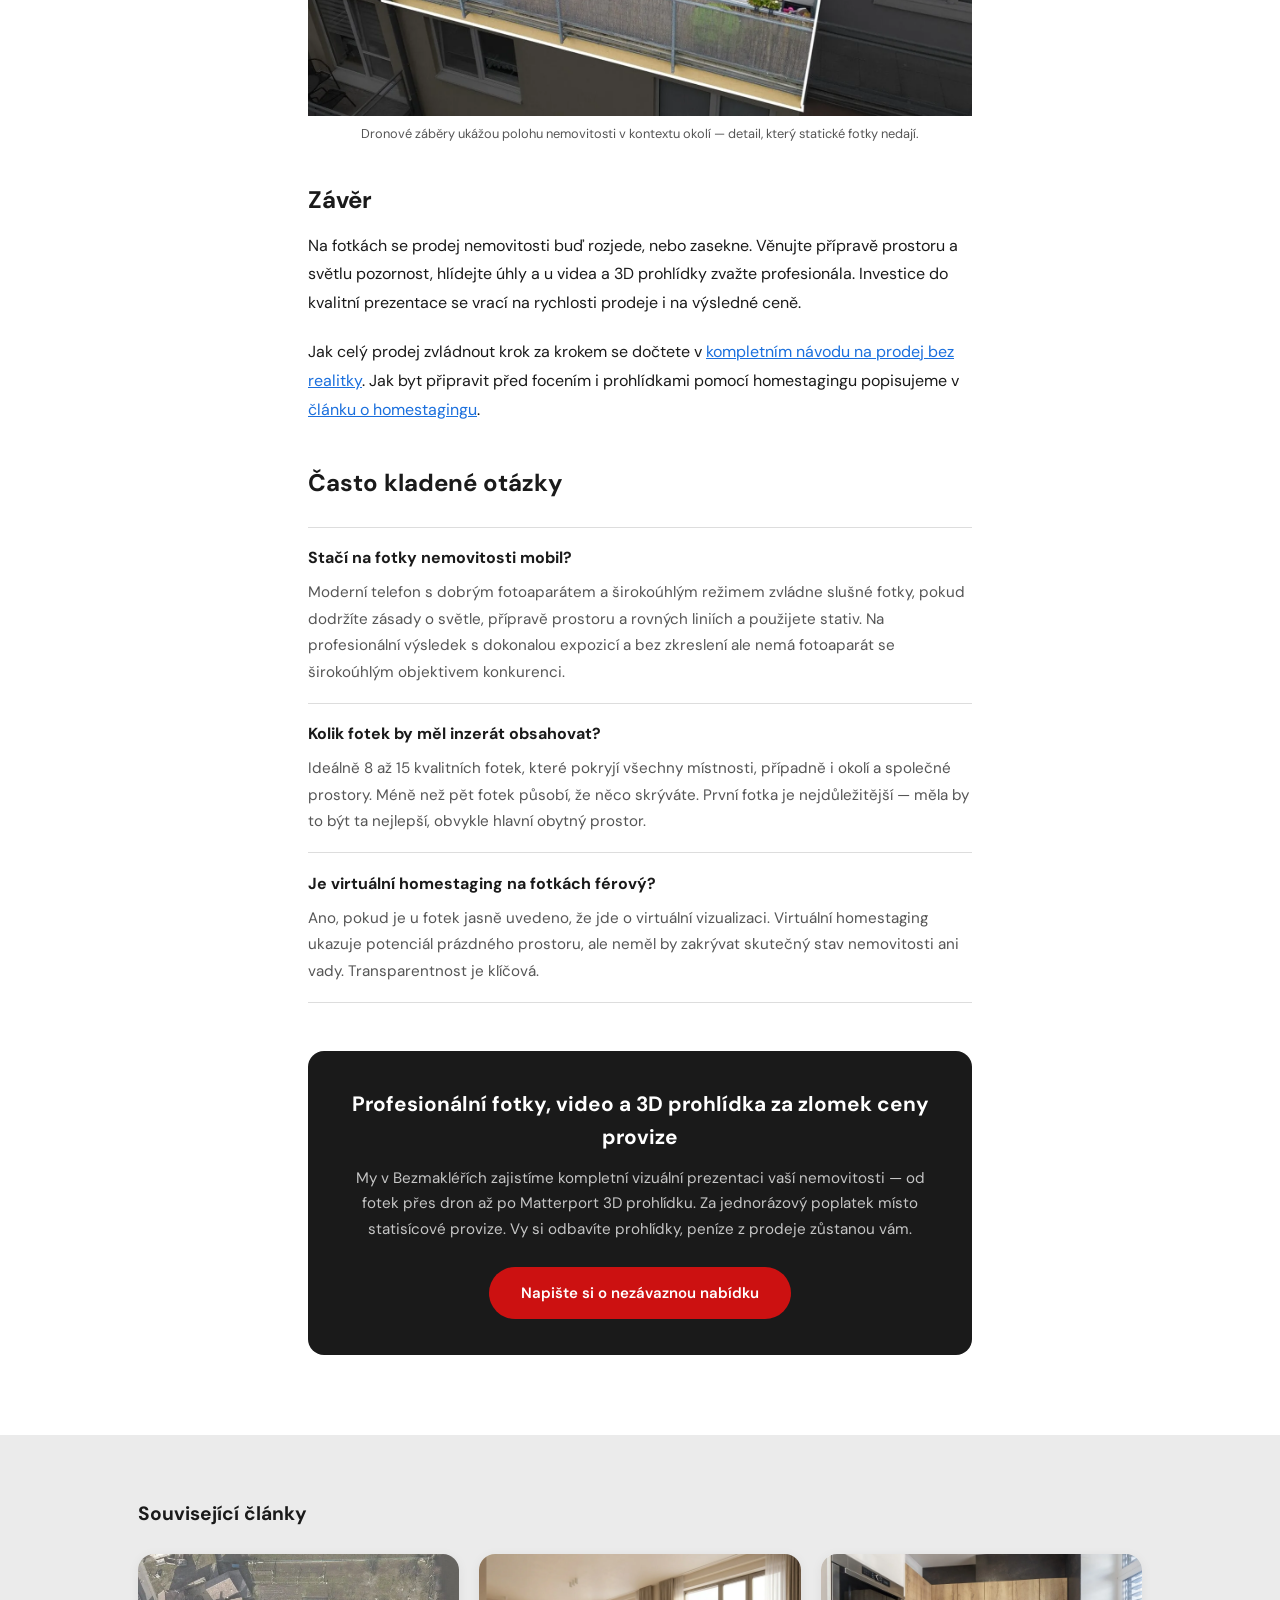
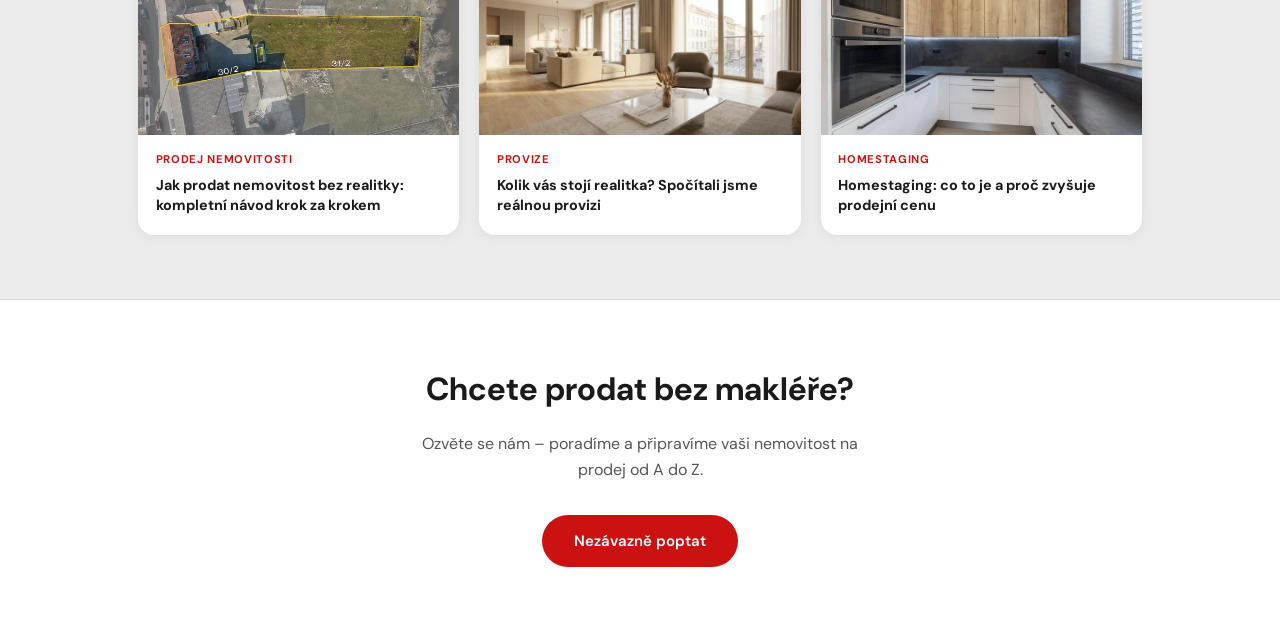
<file: blog/clanek-3-jak-nafotit-nemovitost.html>
<!DOCTYPE html>
<html lang="cs">
<head>
  <meta charset="UTF-8" />
  <meta name="viewport" content="width=device-width, initial-scale=1.0" />
  <title>Jak nafotit byt na prodej — tipy na fotky, které prodávají</title>
  <meta name="description" content="Fotky rozhodují, jestli na váš inzerát někdo klikne. Praktický návod, jak nafotit nemovitost na prodej, jaké vybavení použít a jakým chybám se vyhnout." />
  <link rel="canonical" href="https://www.bezmakleri.cz/blog/clanek-3-jak-nafotit-nemovitost" />
  <link rel="icon" type="image/x-icon" href="../favicon.ico" />
  <link rel="icon" type="image/png" sizes="512x512" href="../favicon.png" />
  <link rel="apple-touch-icon" sizes="180x180" href="../favicon.png" />

  <!-- Open Graph -->
  <meta property="og:type" content="article" />
  <meta property="og:url" content="https://www.bezmakleri.cz/blog/clanek-3-jak-nafotit-nemovitost" />
  <meta property="og:title" content="Jak nafotit byt na prodej — tipy na fotky, které prodávají" />
  <meta property="og:description" content="Fotky rozhodují, jestli na váš inzerát někdo klikne. Praktický návod, jak nafotit nemovitost na prodej, jaké vybavení použít a jakým chybám se vyhnout." />
  <meta property="og:image" content="https://www.bezmakleri.cz/assets/og-image.jpg" />
  <meta property="og:image:width" content="1200" />
  <meta property="og:image:height" content="630" />
  <meta property="og:site_name" content="Bezmakléři" />
  <meta property="og:locale" content="cs_CZ" />

  <!-- Twitter Card -->
  <meta name="twitter:card" content="summary_large_image" />
  <meta name="twitter:title" content="Jak nafotit byt na prodej — tipy na fotky, které prodávají" />
  <meta name="twitter:description" content="Fotky rozhodují, jestli na váš inzerát někdo klikne. Praktický návod, jak nafotit nemovitost na prodej, jaké vybavení použít a jakým chybám se vyhnout." />
  <meta name="twitter:image" content="https://www.bezmakleri.cz/assets/og-image.jpg" />

  <!-- JSON-LD -->
  <script type="application/ld+json">
  {
    "@context": "https://schema.org",
    "@type": "Article",
    "headline": "Jak nafotit nemovitost na prodej, aby se prodala rychleji",
    "description": "Fotky rozhodují, jestli na váš inzerát někdo klikne. Praktický návod, jak nafotit nemovitost na prodej, jaké vybavení použít a jakým chybám se vyhnout.",
    "url": "https://www.bezmakleri.cz/blog/clanek-3-jak-nafotit-nemovitost",
    "datePublished": "2026-04-22",
    "publisher": {
      "@type": "Organization",
      "name": "Bezmakléři s.r.o.",
      "url": "https://www.bezmakleri.cz",
      "logo": "https://www.bezmakleri.cz/assets/logo/logo.webp"
    }
  }
  </script>
  <script type="application/ld+json">
  {
    "@context": "https://schema.org",
    "@type": "FAQPage",
    "mainEntity": [
      {
        "@type": "Question",
        "name": "Stačí na fotky nemovitosti mobil?",
        "acceptedAnswer": {
          "@type": "Answer",
          "text": "Moderní telefon s dobrým fotoaparátem a širokoúhlým režimem zvládne slušné fotky, pokud dodržíte zásady o světle, přípravě prostoru a rovných liniích a použijete stativ. Na profesionální výsledek s dokonalou expozicí a bez zkreslení ale nemá fotoaparát se širokoúhlým objektivem konkurenci."
        }
      },
      {
        "@type": "Question",
        "name": "Kolik fotek by měl inzerát obsahovat?",
        "acceptedAnswer": {
          "@type": "Answer",
          "text": "Ideálně 8 až 15 kvalitních fotek, které pokryjí všechny místnosti, případně i okolí a společné prostory. Méně než pět fotek působí, že něco skrýváte. První fotka je nejdůležitější — měla by to být ta nejlepší, obvykle hlavní obytný prostor."
        }
      },
      {
        "@type": "Question",
        "name": "Je virtuální homestaging na fotkách férový?",
        "acceptedAnswer": {
          "@type": "Answer",
          "text": "Ano, pokud je u fotek jasně uvedeno, že jde o virtuální vizualizaci. Virtuální homestaging ukazuje potenciál prázdného prostoru, ale neměl by zakrývat skutečný stav nemovitosti ani vady. Transparentnost je klíčová."
        }
      }
    ]
  }
  </script>

  <link rel="preconnect" href="https://fonts.googleapis.com" />
  <link rel="preconnect" href="https://fonts.gstatic.com" crossorigin />
  <link href="https://fonts.googleapis.com/css2?family=DM+Sans:wght@400;500;600;700&display=swap" rel="stylesheet" />
  <link rel="stylesheet" href="../style.css" />
  <style>
    /* ── Article layout ── */
    .article-hero {
      padding: calc(var(--navbar-h) + 3.5rem) 0 3rem;
      background: var(--color-bg-soft);
    }
    .article-hero-inner {
      max-width: 760px;
      margin: 0 auto;
      padding: 0 var(--pad);
    }
    .article-tag {
      display: inline-block;
      font-size: 0.75rem; font-weight: 700; letter-spacing: 0.07em;
      text-transform: uppercase; color: var(--color-red);
      margin-bottom: 1rem;
    }
    .article-hero h1 {
      font-size: clamp(1.7rem, 4vw, 2.6rem);
      font-weight: 700; line-height: 1.25;
      margin-bottom: 1.25rem;
    }
    .article-meta {
      font-size: 0.85rem; color: var(--color-muted);
    }

    /* ── Article body ── */
    .article-body {
      padding: 3.5rem 0 5rem;
    }
    .article-body-inner {
      max-width: 760px;
      margin: 0 auto;
      padding: 0 var(--pad);
    }

    /* ── TOC ── */
    .toc {
      background: var(--color-bg-soft);
      border-left: 3px solid var(--color-red);
      border-radius: 0 var(--radius) var(--radius) 0;
      padding: 1.5rem 1.75rem;
      margin-bottom: 2.5rem;
    }
    .toc-title {
      font-size: 0.8rem; font-weight: 700; letter-spacing: 0.06em;
      text-transform: uppercase; color: var(--color-muted);
      margin-bottom: 0.75rem;
    }
    .toc ol {
      list-style: decimal;
      padding-left: 1.2rem;
      display: flex; flex-direction: column; gap: 0.35rem;
    }
    .toc ol li a {
      font-size: 0.9rem; font-weight: 600; color: var(--color-text);
      text-decoration: none; transition: color var(--ease);
    }
    .toc ol li a:hover { color: var(--color-red); }

    /* ── Prose ── */
    .prose p {
      font-size: 1rem; line-height: 1.8;
      color: var(--color-text); margin-bottom: 1.25rem;
    }
    .prose h2 {
      font-size: clamp(1.2rem, 2.5vw, 1.5rem);
      font-weight: 700; margin: 2.5rem 0 1rem;
      color: var(--color-text); line-height: 1.3;
    }
    .prose h3 {
      font-size: 1rem; font-weight: 700; color: var(--color-red);
      margin: 1.75rem 0 0.5rem;
    }
    .prose strong { font-weight: 700; }
    .prose a { color: #1a6fdd; text-decoration: underline; }
    .prose a:hover { color: #0d4fa0; }

    .tip-box {
      background: #fff;
      border-left: 3px solid var(--color-red);
      border-radius: 0 var(--radius) var(--radius) 0;
      padding: 1.1rem 1.5rem;
      margin: 1.5rem 0;
      font-size: 0.9rem; line-height: 1.7;
      color: var(--color-text);
      box-shadow: 0 2px 10px rgba(0,0,0,0.05);
    }
    .tip-box strong { color: var(--color-red); }

    /* ── Inline photo ── */
    .article-photo {
      margin: 2rem 0;
      border-radius: var(--radius-lg);
      overflow: hidden;
    }
    .article-photo img {
      width: 100%;
      display: block;
    }
    .article-photo figcaption {
      font-size: 0.8rem;
      color: var(--color-muted);
      padding: 0.5rem 0 0;
      text-align: center;
    }

    /* ── Checklist ── */
    .checklist {
      list-style: none;
      padding: 0;
      margin: 1rem 0 1.5rem;
      display: flex;
      flex-direction: column;
      gap: 0.5rem;
    }
    .checklist li {
      display: flex;
      align-items: flex-start;
      gap: 0.6rem;
      font-size: 0.95rem;
      line-height: 1.6;
      color: var(--color-text);
    }
    .checklist li::before {
      content: "✓";
      color: #22a06b;
      font-weight: 700;
      flex-shrink: 0;
      margin-top: 0.05em;
    }

    /* ── FAQ ── */
    .faq-section { margin-top: 2.5rem; }
    .faq-section h2 {
      font-size: clamp(1.2rem, 2.5vw, 1.5rem);
      font-weight: 700; margin-bottom: 1.5rem;
    }
    .faq-item {
      border-top: 1px solid var(--color-border);
      padding: 1.1rem 0;
    }
    .faq-item:last-child { border-bottom: 1px solid var(--color-border); }
    .faq-q { font-size: 1rem; font-weight: 700; color: var(--color-text); margin-bottom: 0.5rem; }
    .faq-a { font-size: 0.95rem; color: var(--color-muted); line-height: 1.75; }

    /* ── CTA box ── */
    .article-cta {
      background: var(--color-text);
      color: #fff;
      border-radius: var(--radius-lg);
      padding: 2.25rem 2rem;
      margin: 3rem 0 0;
      text-align: center;
    }
    .article-cta h2 { font-size: 1.3rem; font-weight: 700; margin-bottom: 0.75rem; }
    .article-cta p {
      font-size: 0.95rem; color: rgba(255,255,255,0.75);
      margin-bottom: 1.5rem; line-height: 1.7;
    }

    /* ── Related ── */
    .related-section { background: var(--color-bg-soft); padding: 4rem 0; }
    .related-section h2 { font-size: 1.2rem; font-weight: 700; margin-bottom: 1.5rem; color: var(--color-text); }
    .related-grid {
      display: grid;
      grid-template-columns: repeat(3, 1fr);
      gap: 1.25rem;
    }
    .related-card {
      background: #fff;
      border-radius: var(--radius-lg);
      overflow: hidden;
      box-shadow: 0 2px 12px rgba(0,0,0,0.06);
      transition: transform 0.25s, box-shadow 0.25s;
      display: flex; flex-direction: column;
    }
    .related-card:hover { transform: translateY(-3px); box-shadow: 0 8px 24px rgba(0,0,0,0.1); }
    .related-card-img { aspect-ratio: 16/9; overflow: hidden; background: var(--color-border); }
    .related-card-img img { width: 100%; height: 100%; object-fit: cover; transition: transform 0.4s ease; }
    .related-card:hover .related-card-img img { transform: scale(1.04); }
    .related-card-body { padding: 1rem 1.1rem 1.25rem; flex: 1; }
    .related-card-tag {
      font-size: 0.7rem; font-weight: 700; letter-spacing: 0.06em;
      text-transform: uppercase; color: var(--color-red);
      display: block; margin-bottom: 0.4rem;
    }
    .related-card-title { font-size: 0.9rem; font-weight: 700; line-height: 1.4; color: var(--color-text); }

    @media (max-width: 680px) {
      .related-grid { grid-template-columns: 1fr; }
    }
  </style>
</head>
<body>

  <!-- NAVBAR -->
  <header class="navbar" id="navbar">
    <div class="container navbar-inner">
      <a href="../index.html" class="logo-link">
        <img src="../assets/logo/logo.webp" alt="Bezmakléři" class="logo-img" width="80" height="59" />
        <span class="logo-main">BEZMAKLÉŘI</span>
      </a>
      <nav class="nav-links" id="nav-links">
        <a href="../index.html">Úvod</a>
        <a href="../index.html#sluzby">Služby</a>
        <a href="../index.html#vyhody">Výhody</a>
        <a href="../blog.html" class="active">Blog</a>
        <a href="../index.html#kontakt">Kontakt</a>
      </nav>
      <div class="navbar-cta">
        <a href="../index.html#kontakt" class="btn btn-red btn-pill">Nezávazně poptat</a>
        <button class="hamburger" id="hamburger" aria-label="Menu" aria-expanded="false">
          <span></span><span></span><span></span>
        </button>
      </div>
    </div>
  </header>

  <!-- ARTICLE HERO -->
  <section class="article-hero">
    <div class="article-hero-inner">
      <span class="article-tag">Fotografie</span>
      <h1>Jak nafotit nemovitost na prodej, aby se prodala rychleji</h1>
      <p class="article-meta">22. 4. 2026 &nbsp;·&nbsp; 5 minut čtení</p>
    </div>
    <div style="max-width:960px; margin:2rem auto 0; padding:0 var(--pad);">
      <img src="../assets/foto/bezmakleri-interier-01.webp"
           alt="Profesionální fotografie světlého obývacího pokoje nemovitosti k prodeji"
           style="width:100%; border-radius:var(--radius-lg); display:block;"
           width="1920" height="1080" />
    </div>
  </section>

  <!-- ARTICLE BODY -->
  <section class="article-body">
    <div class="article-body-inner">

      <!-- TOC -->
      <nav class="toc" aria-label="Obsah článku">
        <div class="toc-title">Obsah článku</div>
        <ol>
          <li><a href="#proc-fotky">Proč jsou fotky to nejdůležitější</a></li>
          <li><a href="#priprava">Příprava prostoru — základ, který rozhoduje</a></li>
          <li><a href="#svetlo">Světlo je všechno</a></li>
          <li><a href="#uhly">Úhly, kompozice a vybavení</a></li>
          <li><a href="#nadstavba">Co posune prezentaci na vyšší úroveň</a></li>
          <li><a href="#zaver">Závěr</a></li>
        </ol>
      </nav>

      <div class="prose">
        <p>Kupující si dnes vybírají nemovitosti očima. Než si přečtou jediné slovo popisu, projedou fotky — a podle nich se během vteřiny rozhodnou, jestli kliknou dál, nebo scrollují pryč. Špatné fotografie dokážou potopit i skvělý byt. Dobré naopak přivedou víc zájemců, víc prohlídek a často i vyšší nabídky. Tady je návod, jak nemovitost nafotit tak, aby prodávala.</p>

        <h2 id="proc-fotky">Proč jsou fotky to nejdůležitější</h2>
        <p>Inzerát s kvalitními fotkami získává mnohonásobně víc prokliků než stejný inzerát se snímky z mobilu pořízenými narychlo. A víc prokliků spouští řetězovou reakci: víc zhlédnutí → víc prohlídek → větší konkurence mezi zájemci → lepší cena pro vás. Fotky tedy nejsou kosmetika, ale přímo nástroj, který ovlivňuje výslednou cenu.</p>

        <figure class="article-photo">
          <img src="../assets/foto/bezmakleri-interier-03.webp"
               alt="Prostorný světlý interiér bytu nafocený profesionálním fotoaparátem"
               loading="lazy" width="1920" height="1280" />
        </figure>

        <h2 id="priprava">Příprava prostoru — základ, který rozhoduje</h2>
        <p>Nejlepší fotoaparát nezachrání nepřipravený prostor. Před focením důkladně ukliďte a odstraňte všechno, co odvádí pozornost: osobní fotky, magnetky a vzkazy z lednice, nabíječky, kabely, koše, hygienické potřeby v koupelně. Schovejte i drobné spotřebiče z kuchyňské linky, ať vynikne plocha.</p>
        <p>Odstraňte přebytečný nábytek, aby prostor působil vzdušně a větší. Srovnejte polštáře a ručníky, stáhněte prkénko u záchodu, zatáhněte nebo naopak rozhrňte závěsy podle světla. Přidejte pár neutrálních detailů, které vytvoří útulnost — mísu s ovocem, květinu, srovnané knihy. Cílem je neutrální, ale obyvatelný prostor, do kterého se kupující snadno promítne.</p>

        <div class="tip-box">
          <strong>Tip:</strong> Projděte byt s pohledem kupujícího — co vás zaujme jako první? Co vás ruší? Focení si usnadníte, když si před ním uděláte seznam místností a u každé poznamenáte, co ještě uklidit nebo upravit.
        </div>

        <h2 id="svetlo">Světlo je všechno</h2>
        <p>Světlo dělá z obyčejné fotky profesionální záběr. Foťte za denního světla, ideálně dopoledne nebo brzy odpoledne, kdy je světlo měkké. Vyhněte se protisvětlu — nefotьe proti oknu, ale tak, aby okno osvětlovalo místnost. Roztáhněte závěsy, vytáhněte rolety a pusťte dovnitř co nejvíc denního světla.</p>
        <p>Rozsvíťte všechna světla v místnosti, ať nevznikají tmavé kouty, ale vypněte zdroje, které vrhají barevný nádech (například žluté nebo studené LED), protože míchání barevných teplot kazí výsledek. Vyhněte se focení večer s jediným stropním světlem — vznikají tmavé, neútulné a nažloutlé snímky, které nikoho nezaujmou.</p>

        <figure class="article-photo">
          <img src="../assets/foto/bezmakleri-interier-07.webp"
               alt="Kuchyň nemovitosti zalitá přirozeným denním světlem z okna"
               loading="lazy" width="1920" height="1280" />
        </figure>

        <h2 id="uhly">Úhly, kompozice a vybavení</h2>
        <p>Foťte z rohu místnosti — zachytíte tak co nejvíc prostoru a místnost působí větší. Držte fotoaparát ve výšce zhruba prsou, ne nad hlavou ani od boku, a hlídejte rovné svislé linie (zárubně, hrany skříní, rohy stěn). Nakloněné nebo „padající" linie působí amatérsky. Každou místnost nafoťte z více úhlů a vyberte ten nejlepší záběr.</p>
        <p>Co se vybavení týče: ideální je fotoaparát se širokoúhlým objektivem a stativ, který zajistí ostrost i za horšího světla. Moderní telefony s širokoúhlým režimem zvládnou hodně, ale pozor na zkreslení u krajů a na automatické „vylepšování", které dělá barvy nepřirozené. Stativ použijte i u telefonu — vyrovnané, ostré snímky poznáte na první pohled.</p>

        <ul class="checklist">
          <li>Foťte z rohů místností pro maximální prostorový dojem</li>
          <li>Fotoaparát držte ve výšce prsou, svisle</li>
          <li>Hlídejte rovné linie — zárubně, hrany nábytku, rohy stěn</li>
          <li>Každou místnost nafoťte z více úhlů, vyberte nejlepší</li>
          <li>Používejte stativ — ostrost je zásadní</li>
          <li>Foťte ve formátu RAW (nebo nejvyšší kvalitě JPEG) pro editaci</li>
        </ul>

        <h2 id="nadstavba">Co posune prezentaci na vyšší úroveň</h2>
        <p>Statické fotky jsou základ, ale dnešní kupující ocení víc. Video prohlídka provede zájemce bytem v pohybu a dá mu lepší představu o dispozici. Letecké dronové záběry ukážou okolí, zahradu nebo polohu domu v rámci čtvrti. A interaktivní 3D prohlídka (například Matterport) umožní projít si nemovitost online jako ve hře — kupující se „projde" bytem ještě před návštěvou.</p>
        <p>Tahle nadstavba přitahuje vážnější zájemce a zároveň šetří váš čas, protože na fyzickou prohlídku přijdou jen ti, kdo si nemovitost už prošli online a vědí, že je zajímá.</p>

        <div class="tip-box">
          <strong>Tip:</strong> Profesionální nafocení bytu, video a 3D prohlídka jsou přesně to, kde se prodej svépomocí nejčastěji láme — chybí vybavení, software i zkušenost. Pokud na to nemáte čas ani techniku, vyplatí se přizvat specialistu. Pořád je to mnohonásobně levnější než provize realitce.
        </div>

        <figure class="article-photo">
          <img src="../assets/drony/bezmakleri-dron-03.webp"
               alt="Letecký dronový záběr rodinného domu a okolní zástavby"
               loading="lazy" width="1920" height="1080" />
          <figcaption>Dronové záběry ukážou polohu nemovitosti v kontextu okolí — detail, který statické fotky nedají.</figcaption>
        </figure>

        <h2 id="zaver">Závěr</h2>
        <p>Na fotkách se prodej nemovitosti buď rozjede, nebo zasekne. Věnujte přípravě prostoru a světlu pozornost, hlídejte úhly a u videa a 3D prohlídky zvažte profesionála. Investice do kvalitní prezentace se vrací na rychlosti prodeje i na výsledné ceně.</p>
        <p>Jak celý prodej zvládnout krok za krokem se dočtete v <a href="jak-prodat-nemovitost-bez-realitky.html">kompletním návodu na prodej bez realitky</a>. Jak byt připravit před focením i prohlídkami pomocí homestagingu popisujeme v <a href="clanek-4-homestaging.html">článku o homestagingu</a>.</p>
      </div>

      <!-- FAQ -->
      <div class="faq-section">
        <h2>Často kladené otázky</h2>
        <div class="faq-item">
          <div class="faq-q">Stačí na fotky nemovitosti mobil?</div>
          <div class="faq-a">Moderní telefon s dobrým fotoaparátem a širokoúhlým režimem zvládne slušné fotky, pokud dodržíte zásady o světle, přípravě prostoru a rovných liniích a použijete stativ. Na profesionální výsledek s dokonalou expozicí a bez zkreslení ale nemá fotoaparát se širokoúhlým objektivem konkurenci.</div>
        </div>
        <div class="faq-item">
          <div class="faq-q">Kolik fotek by měl inzerát obsahovat?</div>
          <div class="faq-a">Ideálně 8 až 15 kvalitních fotek, které pokryjí všechny místnosti, případně i okolí a společné prostory. Méně než pět fotek působí, že něco skrýváte. První fotka je nejdůležitější — měla by to být ta nejlepší, obvykle hlavní obytný prostor.</div>
        </div>
        <div class="faq-item">
          <div class="faq-q">Je virtuální homestaging na fotkách férový?</div>
          <div class="faq-a">Ano, pokud je u fotek jasně uvedeno, že jde o virtuální vizualizaci. Virtuální homestaging ukazuje potenciál prázdného prostoru, ale neměl by zakrývat skutečný stav nemovitosti ani vady. Transparentnost je klíčová.</div>
        </div>
      </div>

      <!-- CTA box -->
      <div class="article-cta">
        <h2>Profesionální fotky, video a 3D prohlídka za zlomek ceny provize</h2>
        <p>My v Bezmakléřích zajistíme kompletní vizuální prezentaci vaší nemovitosti — od fotek přes dron až po Matterport 3D prohlídku. Za jednorázový poplatek místo statisícové provize. Vy si odbavíte prohlídky, peníze z prodeje zůstanou vám.</p>
        <a href="../index.html#kontakt" class="btn btn-red btn-pill">Napište si o nezávaznou nabídku</a>
      </div>

    </div>
  </section>

  <!-- RELATED ARTICLES -->
  <section class="related-section">
    <div class="container">
      <h2>Související články</h2>
      <div class="related-grid">
        <a href="jak-prodat-nemovitost-bez-realitky.html" class="related-card">
          <div class="related-card-img">
            <img src="../assets/drony/bezmakleri-dron-01.webp" alt="Letecký snímek nemovitosti k prodeji" loading="lazy" />
          </div>
          <div class="related-card-body">
            <span class="related-card-tag">Prodej nemovitosti</span>
            <div class="related-card-title">Jak prodat nemovitost bez realitky: kompletní návod krok za krokem</div>
          </div>
        </a>
        <a href="clanek-2-kolik-stoji-realitka-provize.html" class="related-card">
          <div class="related-card-img">
            <img src="../assets/blog/clanek-2-kolik-stoji-realitka-provize.webp" alt="Elegantní interiér bytu se smlouvou — kolik stojí provize realitní kanceláře" loading="lazy" />
          </div>
          <div class="related-card-body">
            <span class="related-card-tag">Provize</span>
            <div class="related-card-title">Kolik vás stojí realitka? Spočítali jsme reálnou provizi</div>
          </div>
        </a>
        <a href="clanek-4-homestaging.html" class="related-card">
          <div class="related-card-img">
            <img src="../assets/foto/bezmakleri-interier-05.webp" alt="Homestaging obývacího pokoje před prodejem nemovitosti" loading="lazy" />
          </div>
          <div class="related-card-body">
            <span class="related-card-tag">Homestaging</span>
            <div class="related-card-title">Homestaging: co to je a proč zvyšuje prodejní cenu</div>
          </div>
        </a>
      </div>
    </div>
  </section>

  <!-- FOOTER CTA -->
  <section style="background: var(--color-bg); padding: 4rem 0; text-align: center; border-top: 1px solid var(--color-border);">
    <div class="container">
      <h2 style="font-size: clamp(1.5rem,3vw,2rem); font-weight:700; margin-bottom:1rem;">Chcete prodat bez makléře?</h2>
      <p style="color: var(--color-muted); margin-bottom: 2rem; max-width: 480px; margin-left: auto; margin-right: auto;">Ozvěte se nám – poradíme a připravíme vaši nemovitost na prodej od A do Z.</p>
      <a href="../index.html#kontakt" class="btn btn-red btn-pill">Nezávazně poptat</a>
    </div>
  </section>

  <script>
    const hamburger = document.getElementById('hamburger');
    const navLinks = document.getElementById('nav-links');
    if (hamburger && navLinks) {
      hamburger.addEventListener('click', () => {
        const open = navLinks.classList.toggle('mobile-open');
        hamburger.setAttribute('aria-expanded', open);
      });
      document.addEventListener('click', e => {
        if (!hamburger.contains(e.target) && !navLinks.contains(e.target)) {
          navLinks.classList.remove('mobile-open');
          hamburger.setAttribute('aria-expanded', 'false');
        }
      });
    }
  </script>
</body>
</html>
</file>
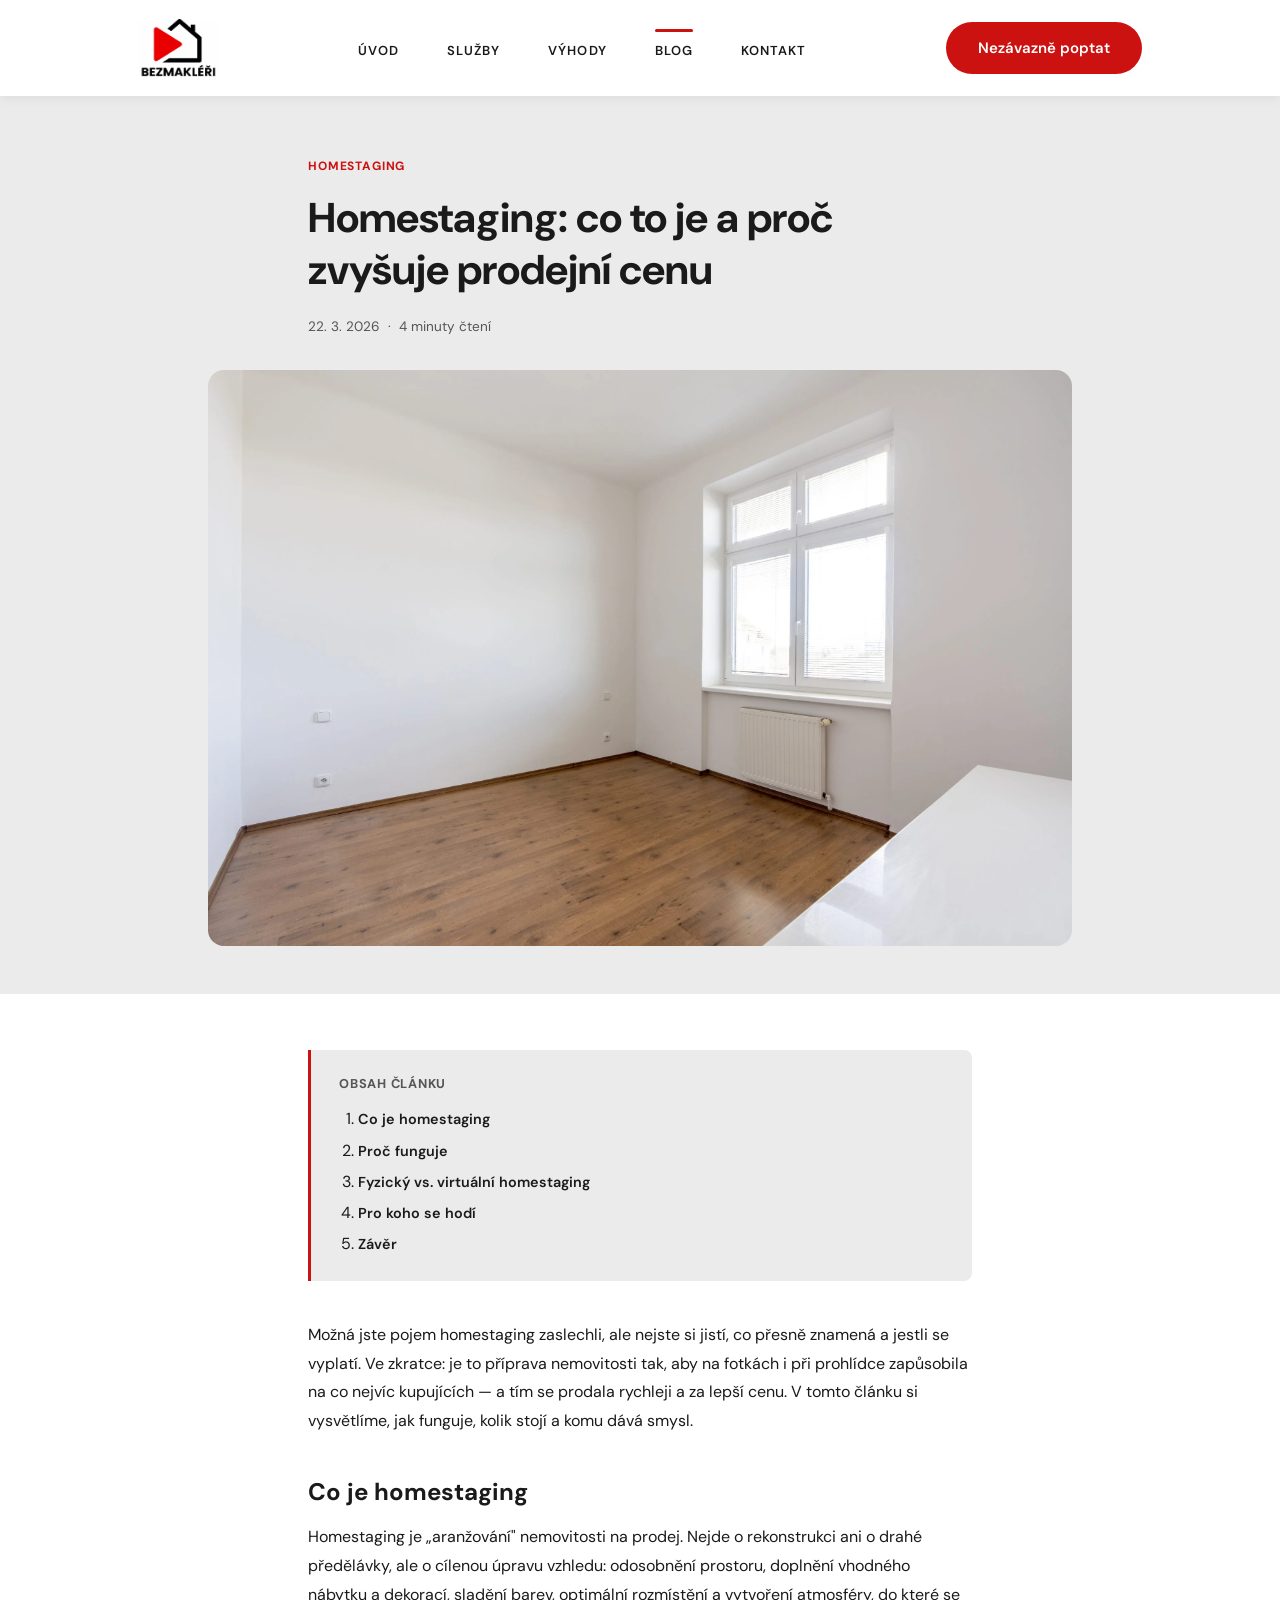
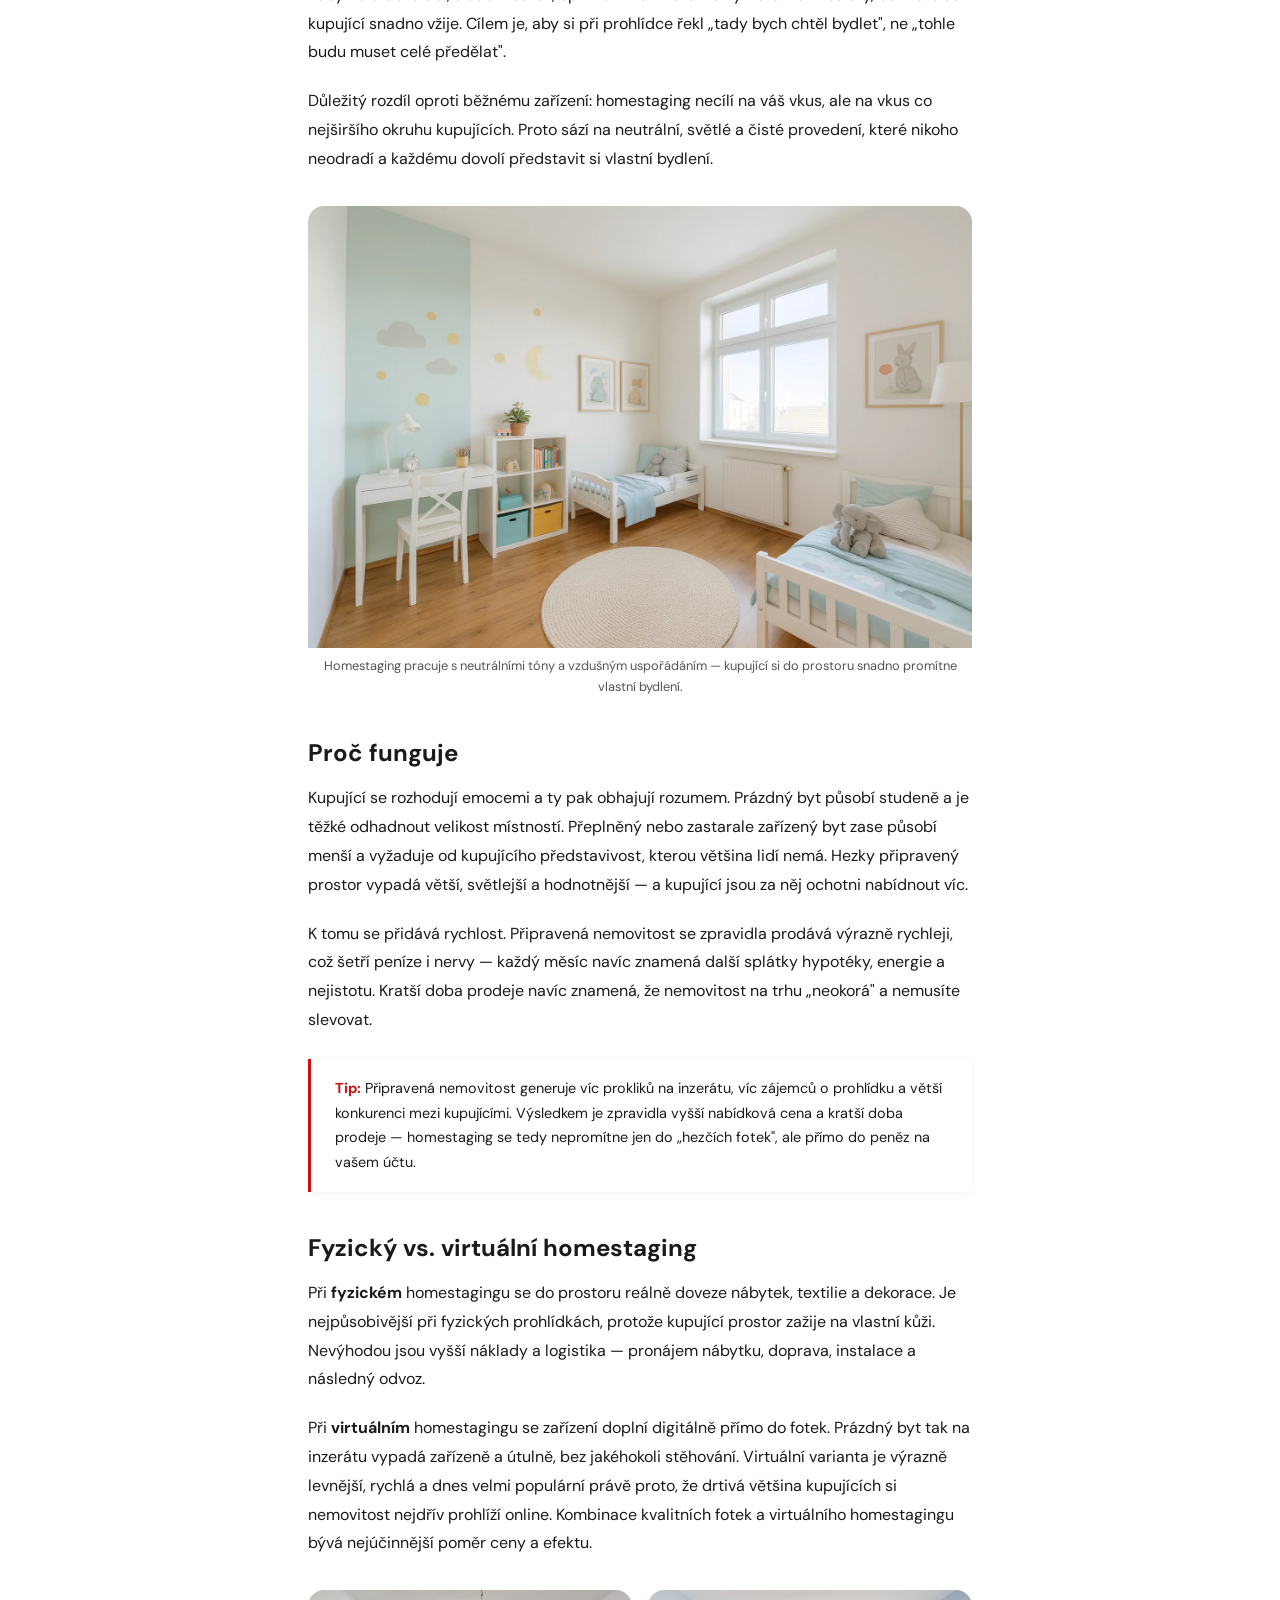
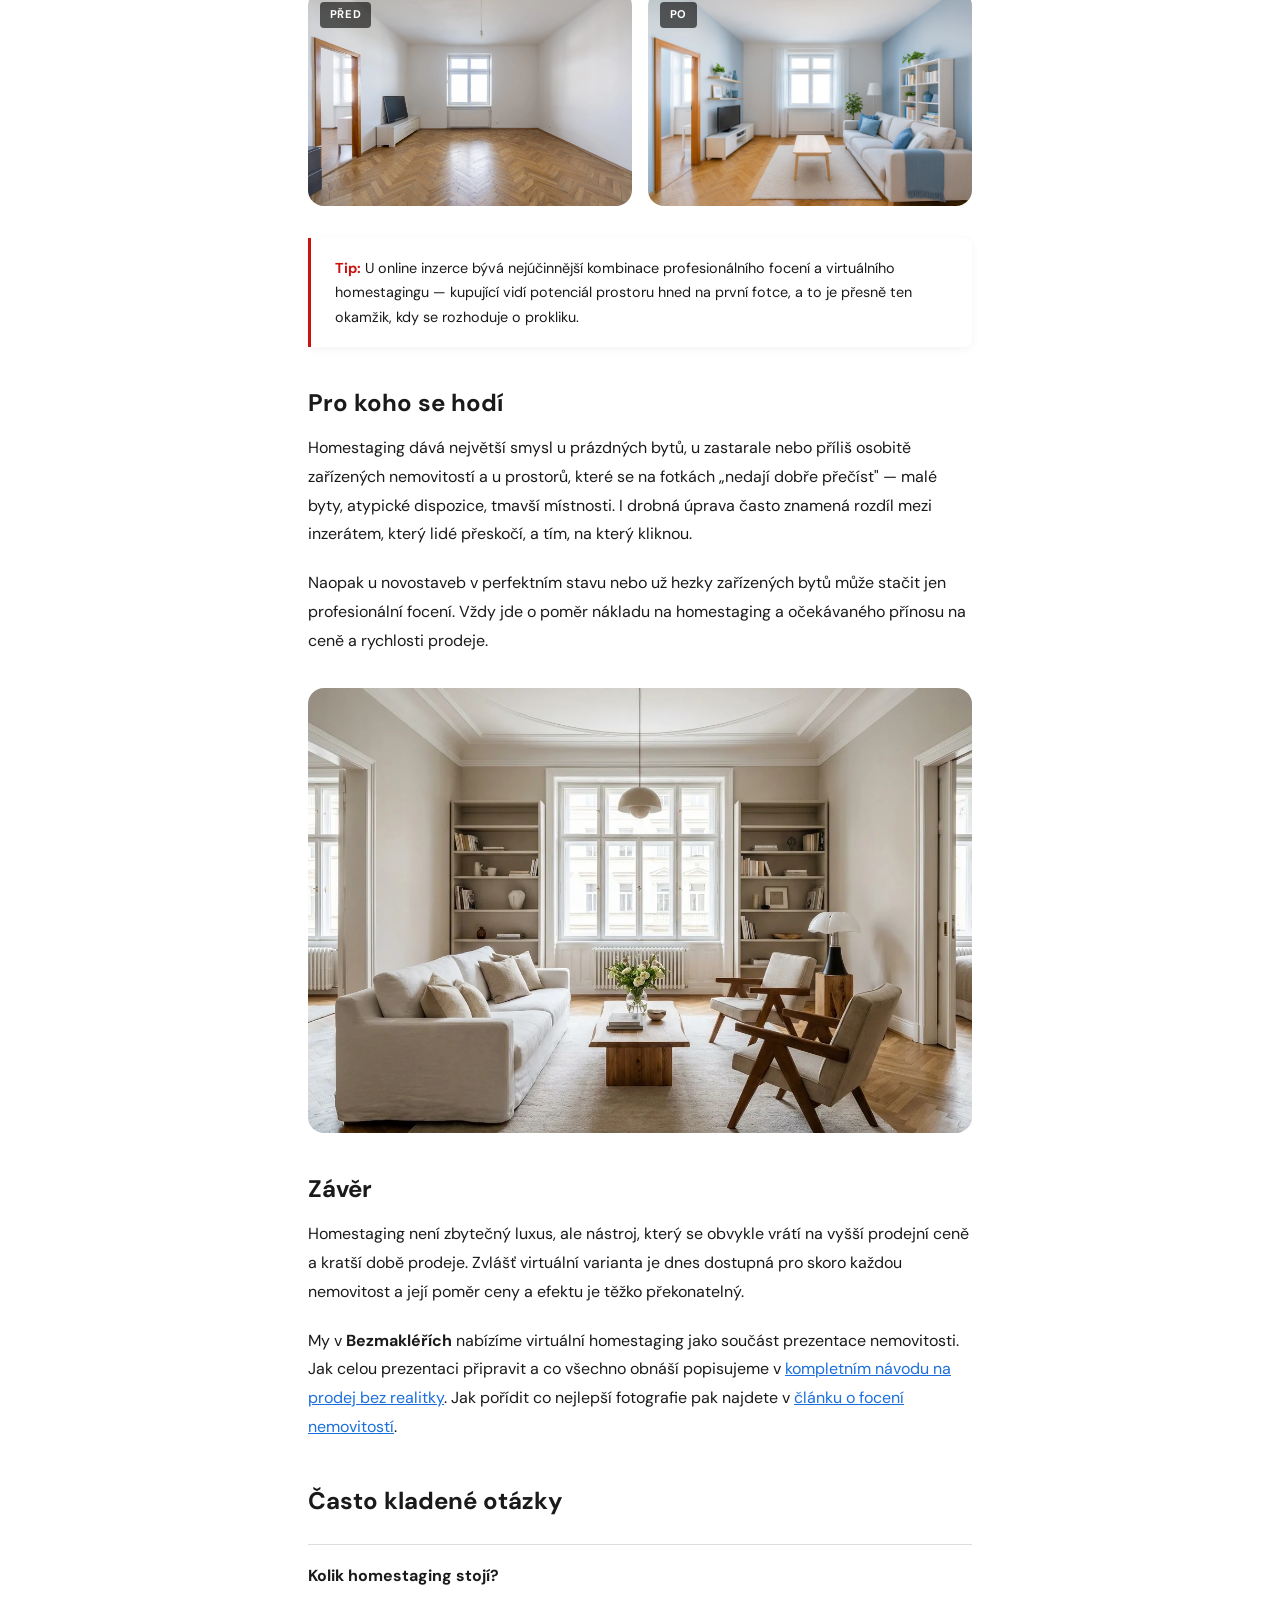
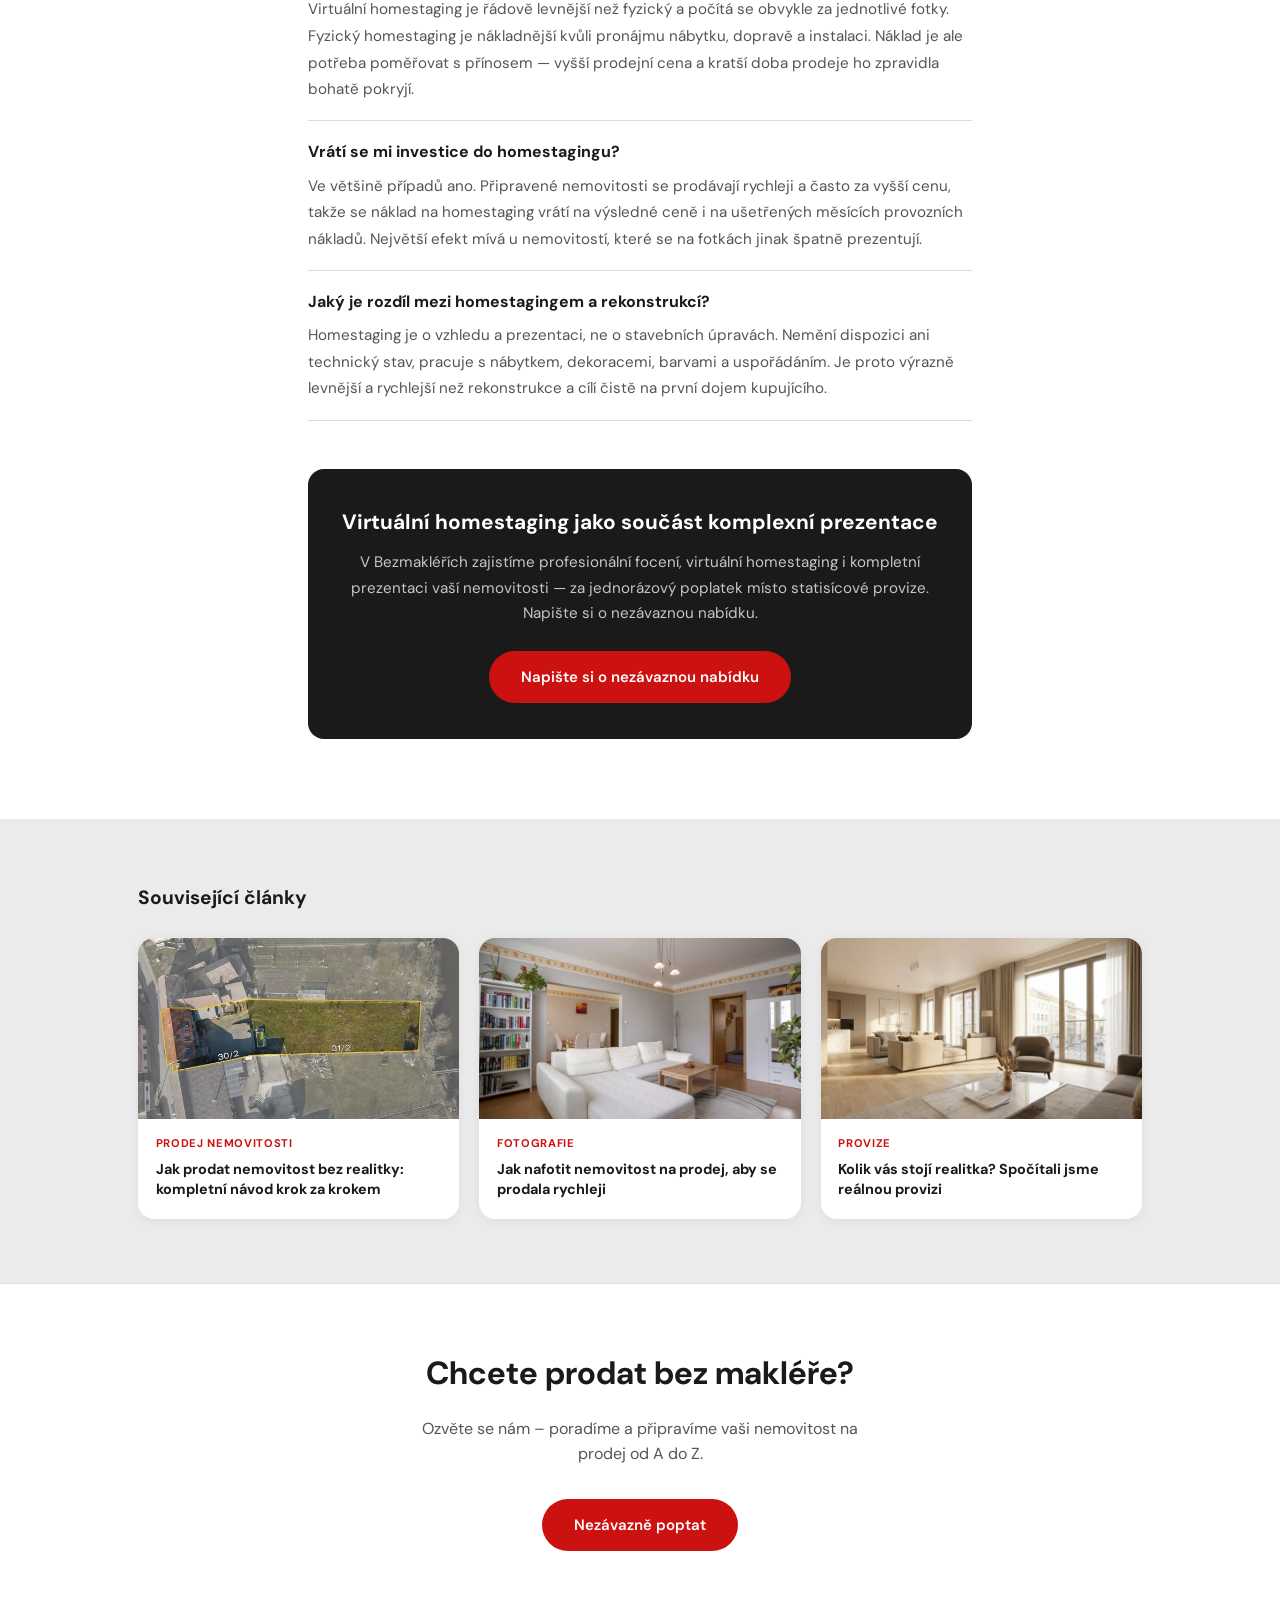
<file: blog/clanek-4-homestaging.html>
<!DOCTYPE html>
<html lang="cs">
<head>
  <meta charset="UTF-8" />
  <meta name="viewport" content="width=device-width, initial-scale=1.0" />
  <title>Homestaging — co to je a proč zvyšuje cenu nemovitosti</title>
  <meta name="description" content="Homestaging připraví nemovitost tak, aby zaujala víc kupců. Vysvětlíme, co to je, kolik stojí, jaký je rozdíl mezi fyzickým a virtuálním a komu se vyplatí." />
  <link rel="canonical" href="https://www.bezmakleri.cz/blog/clanek-4-homestaging" />
  <link rel="icon" type="image/x-icon" href="../favicon.ico" />
  <link rel="icon" type="image/png" sizes="512x512" href="../favicon.png" />
  <link rel="apple-touch-icon" sizes="180x180" href="../favicon.png" />

  <!-- Open Graph -->
  <meta property="og:type" content="article" />
  <meta property="og:url" content="https://www.bezmakleri.cz/blog/clanek-4-homestaging" />
  <meta property="og:title" content="Homestaging — co to je a proč zvyšuje cenu nemovitosti" />
  <meta property="og:description" content="Homestaging připraví nemovitost tak, aby zaujala víc kupců. Vysvětlíme, co to je, kolik stojí, jaký je rozdíl mezi fyzickým a virtuálním a komu se vyplatí." />
  <meta property="og:image" content="https://www.bezmakleri.cz/assets/og-image.jpg" />
  <meta property="og:image:width" content="1200" />
  <meta property="og:image:height" content="630" />
  <meta property="og:site_name" content="Bezmakléři" />
  <meta property="og:locale" content="cs_CZ" />

  <!-- Twitter Card -->
  <meta name="twitter:card" content="summary_large_image" />
  <meta name="twitter:title" content="Homestaging — co to je a proč zvyšuje cenu nemovitosti" />
  <meta name="twitter:description" content="Homestaging připraví nemovitost tak, aby zaujala víc kupců. Vysvětlíme, co to je, kolik stojí a komu se vyplatí." />
  <meta name="twitter:image" content="https://www.bezmakleri.cz/assets/og-image.jpg" />

  <!-- JSON-LD -->
  <script type="application/ld+json">
  {
    "@context": "https://schema.org",
    "@type": "Article",
    "headline": "Homestaging: co to je a proč zvyšuje prodejní cenu",
    "description": "Homestaging připraví nemovitost tak, aby zaujala víc kupců. Vysvětlíme, co to je, kolik stojí, jaký je rozdíl mezi fyzickým a virtuálním a komu se vyplatí.",
    "url": "https://www.bezmakleri.cz/blog/clanek-4-homestaging",
    "datePublished": "2026-03-22",
    "publisher": {
      "@type": "Organization",
      "name": "Bezmakléři s.r.o.",
      "url": "https://www.bezmakleri.cz",
      "logo": "https://www.bezmakleri.cz/assets/logo/logo.webp"
    }
  }
  </script>
  <script type="application/ld+json">
  {
    "@context": "https://schema.org",
    "@type": "FAQPage",
    "mainEntity": [
      {
        "@type": "Question",
        "name": "Kolik homestaging stojí?",
        "acceptedAnswer": {
          "@type": "Answer",
          "text": "Virtuální homestaging je řádově levnější než fyzický a počítá se obvykle za jednotlivé fotky. Fyzický homestaging je nákladnější kvůli pronájmu nábytku, dopravě a instalaci. Náklad je ale potřeba poměřovat s přínosem — vyšší prodejní cena a kratší doba prodeje ho zpravidla bohatě pokryjí."
        }
      },
      {
        "@type": "Question",
        "name": "Vrátí se mi investice do homestagingu?",
        "acceptedAnswer": {
          "@type": "Answer",
          "text": "Ve většině případů ano. Připravené nemovitosti se prodávají rychleji a často za vyšší cenu, takže se náklad na homestaging vrátí na výsledné ceně i na ušetřených měsících provozních nákladů. Největší efekt mívá u nemovitostí, které se na fotkách jinak špatně prezentují."
        }
      },
      {
        "@type": "Question",
        "name": "Jaký je rozdíl mezi homestagingem a rekonstrukcí?",
        "acceptedAnswer": {
          "@type": "Answer",
          "text": "Homestaging je o vzhledu a prezentaci, ne o stavebních úpravách. Nemění dispozici ani technický stav, pracuje s nábytkem, dekoracemi, barvami a uspořádáním. Je proto výrazně levnější a rychlejší než rekonstrukce a cílí čistě na první dojem kupujícího."
        }
      }
    ]
  }
  </script>

  <link rel="preconnect" href="https://fonts.googleapis.com" />
  <link rel="preconnect" href="https://fonts.gstatic.com" crossorigin />
  <link href="https://fonts.googleapis.com/css2?family=DM+Sans:wght@400;500;600;700&display=swap" rel="stylesheet" />
  <link rel="stylesheet" href="../style.css" />
  <style>
    /* ── Article layout ── */
    .article-hero {
      padding: calc(var(--navbar-h) + 3.5rem) 0 3rem;
      background: var(--color-bg-soft);
    }
    .article-hero-inner {
      max-width: 760px;
      margin: 0 auto;
      padding: 0 var(--pad);
    }
    .article-tag {
      display: inline-block;
      font-size: 0.75rem; font-weight: 700; letter-spacing: 0.07em;
      text-transform: uppercase; color: var(--color-red);
      margin-bottom: 1rem;
    }
    .article-hero h1 {
      font-size: clamp(1.7rem, 4vw, 2.6rem);
      font-weight: 700; line-height: 1.25;
      margin-bottom: 1.25rem;
    }
    .article-meta {
      font-size: 0.85rem; color: var(--color-muted);
    }

    /* ── Article body ── */
    .article-body {
      padding: 3.5rem 0 5rem;
    }
    .article-body-inner {
      max-width: 760px;
      margin: 0 auto;
      padding: 0 var(--pad);
    }

    /* ── TOC ── */
    .toc {
      background: var(--color-bg-soft);
      border-left: 3px solid var(--color-red);
      border-radius: 0 var(--radius) var(--radius) 0;
      padding: 1.5rem 1.75rem;
      margin-bottom: 2.5rem;
    }
    .toc-title {
      font-size: 0.8rem; font-weight: 700; letter-spacing: 0.06em;
      text-transform: uppercase; color: var(--color-muted);
      margin-bottom: 0.75rem;
    }
    .toc ol {
      list-style: decimal;
      padding-left: 1.2rem;
      display: flex; flex-direction: column; gap: 0.35rem;
    }
    .toc ol li a {
      font-size: 0.9rem; font-weight: 600; color: var(--color-text);
      text-decoration: none; transition: color var(--ease);
    }
    .toc ol li a:hover { color: var(--color-red); }

    /* ── Prose ── */
    .prose p {
      font-size: 1rem; line-height: 1.8;
      color: var(--color-text); margin-bottom: 1.25rem;
    }
    .prose h2 {
      font-size: clamp(1.2rem, 2.5vw, 1.5rem);
      font-weight: 700; margin: 2.5rem 0 1rem;
      color: var(--color-text); line-height: 1.3;
    }
    .prose h3 {
      font-size: 1rem; font-weight: 700; color: var(--color-red);
      margin: 1.75rem 0 0.5rem;
    }
    .prose strong { font-weight: 700; }
    .prose a { color: #1a6fdd; text-decoration: underline; }
    .prose a:hover { color: #0d4fa0; }

    .tip-box {
      background: #fff;
      border-left: 3px solid var(--color-red);
      border-radius: 0 var(--radius) var(--radius) 0;
      padding: 1.1rem 1.5rem;
      margin: 1.5rem 0;
      font-size: 0.9rem; line-height: 1.7;
      color: var(--color-text);
      box-shadow: 0 2px 10px rgba(0,0,0,0.05);
    }
    .tip-box strong { color: var(--color-red); }

    /* ── Inline photo ── */
    .article-photo {
      margin: 2rem 0;
      border-radius: var(--radius-lg);
      overflow: hidden;
    }
    .article-photo img {
      width: 100%;
      display: block;
    }
    .article-photo figcaption {
      font-size: 0.8rem;
      color: var(--color-muted);
      padding: 0.5rem 0 0;
      text-align: center;
    }

    /* ── Before/After grid ── */
    .ba-grid {
      display: grid;
      grid-template-columns: 1fr 1fr;
      gap: 1rem;
      margin: 2rem 0;
    }
    .ba-grid-item {
      border-radius: var(--radius-lg);
      overflow: hidden;
      position: relative;
    }
    .ba-grid-item img {
      width: 100%; display: block;
      aspect-ratio: 3/2; object-fit: cover;
      object-position: center;
    }
    .ba-grid-label {
      position: absolute;
      top: 0.75rem; left: 0.75rem;
      background: rgba(0,0,0,0.6);
      color: #fff;
      font-size: 0.7rem; font-weight: 700; letter-spacing: 0.07em;
      text-transform: uppercase;
      padding: 0.25rem 0.6rem;
      border-radius: 4px;
    }
    @media (max-width: 540px) {
      .ba-grid { grid-template-columns: 1fr; }
    }

    /* ── FAQ ── */
    .faq-section { margin-top: 2.5rem; }
    .faq-section h2 {
      font-size: clamp(1.2rem, 2.5vw, 1.5rem);
      font-weight: 700; margin-bottom: 1.5rem;
    }
    .faq-item {
      border-top: 1px solid var(--color-border);
      padding: 1.1rem 0;
    }
    .faq-item:last-child { border-bottom: 1px solid var(--color-border); }
    .faq-q { font-size: 1rem; font-weight: 700; color: var(--color-text); margin-bottom: 0.5rem; }
    .faq-a { font-size: 0.95rem; color: var(--color-muted); line-height: 1.75; }

    /* ── CTA box ── */
    .article-cta {
      background: var(--color-text);
      color: #fff;
      border-radius: var(--radius-lg);
      padding: 2.25rem 2rem;
      margin: 3rem 0 0;
      text-align: center;
    }
    .article-cta h2 { font-size: 1.3rem; font-weight: 700; margin-bottom: 0.75rem; }
    .article-cta p {
      font-size: 0.95rem; color: rgba(255,255,255,0.75);
      margin-bottom: 1.5rem; line-height: 1.7;
    }

    /* ── Related ── */
    .related-section { background: var(--color-bg-soft); padding: 4rem 0; }
    .related-section h2 { font-size: 1.2rem; font-weight: 700; margin-bottom: 1.5rem; color: var(--color-text); }
    .related-grid {
      display: grid;
      grid-template-columns: repeat(3, 1fr);
      gap: 1.25rem;
    }
    .related-card {
      background: #fff;
      border-radius: var(--radius-lg);
      overflow: hidden;
      box-shadow: 0 2px 12px rgba(0,0,0,0.06);
      transition: transform 0.25s, box-shadow 0.25s;
      display: flex; flex-direction: column;
    }
    .related-card:hover { transform: translateY(-3px); box-shadow: 0 8px 24px rgba(0,0,0,0.1); }
    .related-card-img { aspect-ratio: 16/9; overflow: hidden; background: var(--color-border); }
    .related-card-img img { width: 100%; height: 100%; object-fit: cover; transition: transform 0.4s ease; }
    .related-card:hover .related-card-img img { transform: scale(1.04); }
    .related-card-body { padding: 1rem 1.1rem 1.25rem; flex: 1; }
    .related-card-tag {
      font-size: 0.7rem; font-weight: 700; letter-spacing: 0.06em;
      text-transform: uppercase; color: var(--color-red);
      display: block; margin-bottom: 0.4rem;
    }
    .related-card-title { font-size: 0.9rem; font-weight: 700; line-height: 1.4; color: var(--color-text); }

    @media (max-width: 680px) {
      .related-grid { grid-template-columns: 1fr; }
    }
  </style>
</head>
<body>

  <!-- NAVBAR -->
  <header class="navbar" id="navbar">
    <div class="container navbar-inner">
      <a href="../index.html" class="logo-link">
        <img src="../assets/logo/logo.webp" alt="Bezmakléři" class="logo-img" width="80" height="59" />
        <span class="logo-main">BEZMAKLÉŘI</span>
      </a>
      <nav class="nav-links" id="nav-links">
        <a href="../index.html">Úvod</a>
        <a href="../index.html#sluzby">Služby</a>
        <a href="../index.html#vyhody">Výhody</a>
        <a href="../blog.html" class="active">Blog</a>
        <a href="../index.html#kontakt">Kontakt</a>
      </nav>
      <div class="navbar-cta">
        <a href="../index.html#kontakt" class="btn btn-red btn-pill">Nezávazně poptat</a>
        <button class="hamburger" id="hamburger" aria-label="Menu" aria-expanded="false">
          <span></span><span></span><span></span>
        </button>
      </div>
    </div>
  </header>

  <!-- ARTICLE HERO -->
  <section class="article-hero">
    <div class="article-hero-inner">
      <span class="article-tag">Homestaging</span>
      <h1>Homestaging: co to je a proč zvyšuje prodejní cenu</h1>
      <p class="article-meta">22. 3. 2026 &nbsp;·&nbsp; 4 minuty čtení</p>
    </div>
    <div style="max-width:960px; margin:2rem auto 0; padding:0 var(--pad);">
      <img src="../assets/homestaging/homes1.webp"
           alt="Obývací pokoj po homestagingu — útulně zařízený prostor připravený k prodeji"
           style="width:100%; border-radius:var(--radius-lg); display:block;"
           width="1920" height="1080" />
    </div>
  </section>

  <!-- ARTICLE BODY -->
  <section class="article-body">
    <div class="article-body-inner">

      <!-- TOC -->
      <nav class="toc" aria-label="Obsah článku">
        <div class="toc-title">Obsah článku</div>
        <ol>
          <li><a href="#co-je">Co je homestaging</a></li>
          <li><a href="#proc-funguje">Proč funguje</a></li>
          <li><a href="#fyzicky-vs-virtualni">Fyzický vs. virtuální homestaging</a></li>
          <li><a href="#pro-koho">Pro koho se hodí</a></li>
          <li><a href="#zaver">Závěr</a></li>
        </ol>
      </nav>

      <div class="prose">
        <p>Možná jste pojem homestaging zaslechli, ale nejste si jistí, co přesně znamená a jestli se vyplatí. Ve zkratce: je to příprava nemovitosti tak, aby na fotkách i při prohlídce zapůsobila na co nejvíc kupujících — a tím se prodala rychleji a za lepší cenu. V tomto článku si vysvětlíme, jak funguje, kolik stojí a komu dává smysl.</p>

        <h2 id="co-je">Co je homestaging</h2>
        <p>Homestaging je „aranžování" nemovitosti na prodej. Nejde o rekonstrukci ani o drahé předělávky, ale o cílenou úpravu vzhledu: odosobnění prostoru, doplnění vhodného nábytku a dekorací, sladění barev, optimální rozmístění a vytvoření atmosféry, do které se kupující snadno vžije. Cílem je, aby si při prohlídce řekl „tady bych chtěl bydlet", ne „tohle budu muset celé předělat".</p>
        <p>Důležitý rozdíl oproti běžnému zařízení: homestaging necílí na váš vkus, ale na vkus co nejširšího okruhu kupujících. Proto sází na neutrální, světlé a čisté provedení, které nikoho neodradí a každému dovolí představit si vlastní bydlení.</p>

        <figure class="article-photo">
          <img src="../assets/homestaging/homes2.webp"
               alt="Ložnice po homestagingu — neutrální barevná paleta a čisté provedení"
               loading="lazy" width="1920" height="1280" />
          <figcaption>Homestaging pracuje s neutrálními tóny a vzdušným uspořádáním — kupující si do prostoru snadno promítne vlastní bydlení.</figcaption>
        </figure>

        <h2 id="proc-funguje">Proč funguje</h2>
        <p>Kupující se rozhodují emocemi a ty pak obhajují rozumem. Prázdný byt působí studeně a je těžké odhadnout velikost místností. Přeplněný nebo zastarale zařízený byt zase působí menší a vyžaduje od kupujícího představivost, kterou většina lidí nemá. Hezky připravený prostor vypadá větší, světlejší a hodnotnější — a kupující jsou za něj ochotni nabídnout víc.</p>
        <p>K tomu se přidává rychlost. Připravená nemovitost se zpravidla prodává výrazně rychleji, což šetří peníze i nervy — každý měsíc navíc znamená další splátky hypotéky, energie a nejistotu. Kratší doba prodeje navíc znamená, že nemovitost na trhu „neokorá" a nemusíte slevovat.</p>

        <div class="tip-box">
          <strong>Tip:</strong> Připravená nemovitost generuje víc prokliků na inzerátu, víc zájemců o prohlídku a větší konkurenci mezi kupujícími. Výsledkem je zpravidla vyšší nabídková cena a kratší doba prodeje — homestaging se tedy nepromítne jen do „hezčích fotek", ale přímo do peněz na vašem účtu.
        </div>

        <h2 id="fyzicky-vs-virtualni">Fyzický vs. virtuální homestaging</h2>
        <p>Při <strong>fyzickém</strong> homestagingu se do prostoru reálně doveze nábytek, textilie a dekorace. Je nejpůsobivější při fyzických prohlídkách, protože kupující prostor zažije na vlastní kůži. Nevýhodou jsou vyšší náklady a logistika — pronájem nábytku, doprava, instalace a následný odvoz.</p>
        <p>Při <strong>virtuálním</strong> homestagingu se zařízení doplní digitálně přímo do fotek. Prázdný byt tak na inzerátu vypadá zařízeně a útulně, bez jakéhokoli stěhování. Virtuální varianta je výrazně levnější, rychlá a dnes velmi populární právě proto, že drtivá většina kupujících si nemovitost nejdřív prohlíží online. Kombinace kvalitních fotek a virtuálního homestagingu bývá nejúčinnější poměr ceny a efektu.</p>

        <div class="ba-grid">
          <div class="ba-grid-item">
            <img src="../assets/homestaging/homes3.webp"
                 alt="Místnost před virtuálním homestagingem — prázdný prostor bez nábytku"
                 loading="lazy" width="2560" height="1707" />
            <span class="ba-grid-label">Před</span>
          </div>
          <div class="ba-grid-item">
            <img src="../assets/homestaging/homes4.webp"
                 alt="Stejná místnost po virtuálním homestagingu — digitálně doplněný nábytek a dekorace"
                 loading="lazy" width="1536" height="1024" />
            <span class="ba-grid-label">Po</span>
          </div>
        </div>

        <div class="tip-box">
          <strong>Tip:</strong> U online inzerce bývá nejúčinnější kombinace profesionálního focení a virtuálního homestagingu — kupující vidí potenciál prostoru hned na první fotce, a to je přesně ten okamžik, kdy se rozhoduje o prokliku.
        </div>

        <h2 id="pro-koho">Pro koho se hodí</h2>
        <p>Homestaging dává největší smysl u prázdných bytů, u zastarale nebo příliš osobitě zařízených nemovitostí a u prostorů, které se na fotkách „nedají dobře přečíst" — malé byty, atypické dispozice, tmavší místnosti. I drobná úprava často znamená rozdíl mezi inzerátem, který lidé přeskočí, a tím, na který kliknou.</p>
        <p>Naopak u novostaveb v perfektním stavu nebo už hezky zařízených bytů může stačit jen profesionální focení. Vždy jde o poměr nákladu na homestaging a očekávaného přínosu na ceně a rychlosti prodeje.</p>

        <figure class="article-photo">
          <img src="../assets/homestaging/homes5.webp"
               alt="Elegantně zariadený obývací pokoj po homestagingu — světlý prostor s parketami, pohovkou a knihovnami"
               loading="lazy" width="1264" height="848" />
        </figure>

        <h2 id="zaver">Závěr</h2>
        <p>Homestaging není zbytečný luxus, ale nástroj, který se obvykle vrátí na vyšší prodejní ceně a kratší době prodeje. Zvlášť virtuální varianta je dnes dostupná pro skoro každou nemovitost a její poměr ceny a efektu je těžko překonatelný.</p>
        <p>My v <strong>Bezmakléřích</strong> nabízíme virtuální homestaging jako součást prezentace nemovitosti. Jak celou prezentaci připravit a co všechno obnáší popisujeme v <a href="jak-prodat-nemovitost-bez-realitky.html">kompletním návodu na prodej bez realitky</a>. Jak pořídit co nejlepší fotografie pak najdete v <a href="clanek-3-jak-nafotit-nemovitost.html">článku o focení nemovitostí</a>.</p>
      </div>

      <!-- FAQ -->
      <div class="faq-section">
        <h2>Často kladené otázky</h2>
        <div class="faq-item">
          <div class="faq-q">Kolik homestaging stojí?</div>
          <div class="faq-a">Virtuální homestaging je řádově levnější než fyzický a počítá se obvykle za jednotlivé fotky. Fyzický homestaging je nákladnější kvůli pronájmu nábytku, dopravě a instalaci. Náklad je ale potřeba poměřovat s přínosem — vyšší prodejní cena a kratší doba prodeje ho zpravidla bohatě pokryjí.</div>
        </div>
        <div class="faq-item">
          <div class="faq-q">Vrátí se mi investice do homestagingu?</div>
          <div class="faq-a">Ve většině případů ano. Připravené nemovitosti se prodávají rychleji a často za vyšší cenu, takže se náklad na homestaging vrátí na výsledné ceně i na ušetřených měsících provozních nákladů. Největší efekt mívá u nemovitostí, které se na fotkách jinak špatně prezentují.</div>
        </div>
        <div class="faq-item">
          <div class="faq-q">Jaký je rozdíl mezi homestagingem a rekonstrukcí?</div>
          <div class="faq-a">Homestaging je o vzhledu a prezentaci, ne o stavebních úpravách. Nemění dispozici ani technický stav, pracuje s nábytkem, dekoracemi, barvami a uspořádáním. Je proto výrazně levnější a rychlejší než rekonstrukce a cílí čistě na první dojem kupujícího.</div>
        </div>
      </div>

      <!-- CTA box -->
      <div class="article-cta">
        <h2>Virtuální homestaging jako součást komplexní prezentace</h2>
        <p>V Bezmakléřích zajistíme profesionální focení, virtuální homestaging i kompletní prezentaci vaší nemovitosti — za jednorázový poplatek místo statisícové provize. Napište si o nezávaznou nabídku.</p>
        <a href="../index.html#kontakt" class="btn btn-red btn-pill">Napište si o nezávaznou nabídku</a>
      </div>

    </div>
  </section>

  <!-- RELATED ARTICLES -->
  <section class="related-section">
    <div class="container">
      <h2>Související články</h2>
      <div class="related-grid">
        <a href="jak-prodat-nemovitost-bez-realitky.html" class="related-card">
          <div class="related-card-img">
            <img src="../assets/drony/bezmakleri-dron-01.webp" alt="Letecký snímek nemovitosti k prodeji" loading="lazy" />
          </div>
          <div class="related-card-body">
            <span class="related-card-tag">Prodej nemovitosti</span>
            <div class="related-card-title">Jak prodat nemovitost bez realitky: kompletní návod krok za krokem</div>
          </div>
        </a>
        <a href="clanek-3-jak-nafotit-nemovitost.html" class="related-card">
          <div class="related-card-img">
            <img src="../assets/foto/bezmakleri-interier-01.webp" alt="Profesionální fotografie světlého interiéru nemovitosti" loading="lazy" />
          </div>
          <div class="related-card-body">
            <span class="related-card-tag">Fotografie</span>
            <div class="related-card-title">Jak nafotit nemovitost na prodej, aby se prodala rychleji</div>
          </div>
        </a>
        <a href="clanek-2-kolik-stoji-realitka-provize.html" class="related-card">
          <div class="related-card-img">
            <img src="../assets/blog/clanek-2-kolik-stoji-realitka-provize.webp" alt="Elegantní interiér bytu se smlouvou — kolik stojí provize realitní kanceláře" loading="lazy" />
          </div>
          <div class="related-card-body">
            <span class="related-card-tag">Provize</span>
            <div class="related-card-title">Kolik vás stojí realitka? Spočítali jsme reálnou provizi</div>
          </div>
        </a>
      </div>
    </div>
  </section>

  <!-- FOOTER CTA -->
  <section style="background: var(--color-bg); padding: 4rem 0; text-align: center; border-top: 1px solid var(--color-border);">
    <div class="container">
      <h2 style="font-size: clamp(1.5rem,3vw,2rem); font-weight:700; margin-bottom:1rem;">Chcete prodat bez makléře?</h2>
      <p style="color: var(--color-muted); margin-bottom: 2rem; max-width: 480px; margin-left: auto; margin-right: auto;">Ozvěte se nám – poradíme a připravíme vaši nemovitost na prodej od A do Z.</p>
      <a href="../index.html#kontakt" class="btn btn-red btn-pill">Nezávazně poptat</a>
    </div>
  </section>

  <script>
    const hamburger = document.getElementById('hamburger');
    const navLinks = document.getElementById('nav-links');
    if (hamburger && navLinks) {
      hamburger.addEventListener('click', () => {
        const open = navLinks.classList.toggle('mobile-open');
        hamburger.setAttribute('aria-expanded', open);
      });
      document.addEventListener('click', e => {
        if (!hamburger.contains(e.target) && !navLinks.contains(e.target)) {
          navLinks.classList.remove('mobile-open');
          hamburger.setAttribute('aria-expanded', 'false');
        }
      });
    }
  </script>
</body>
</html>
</file>
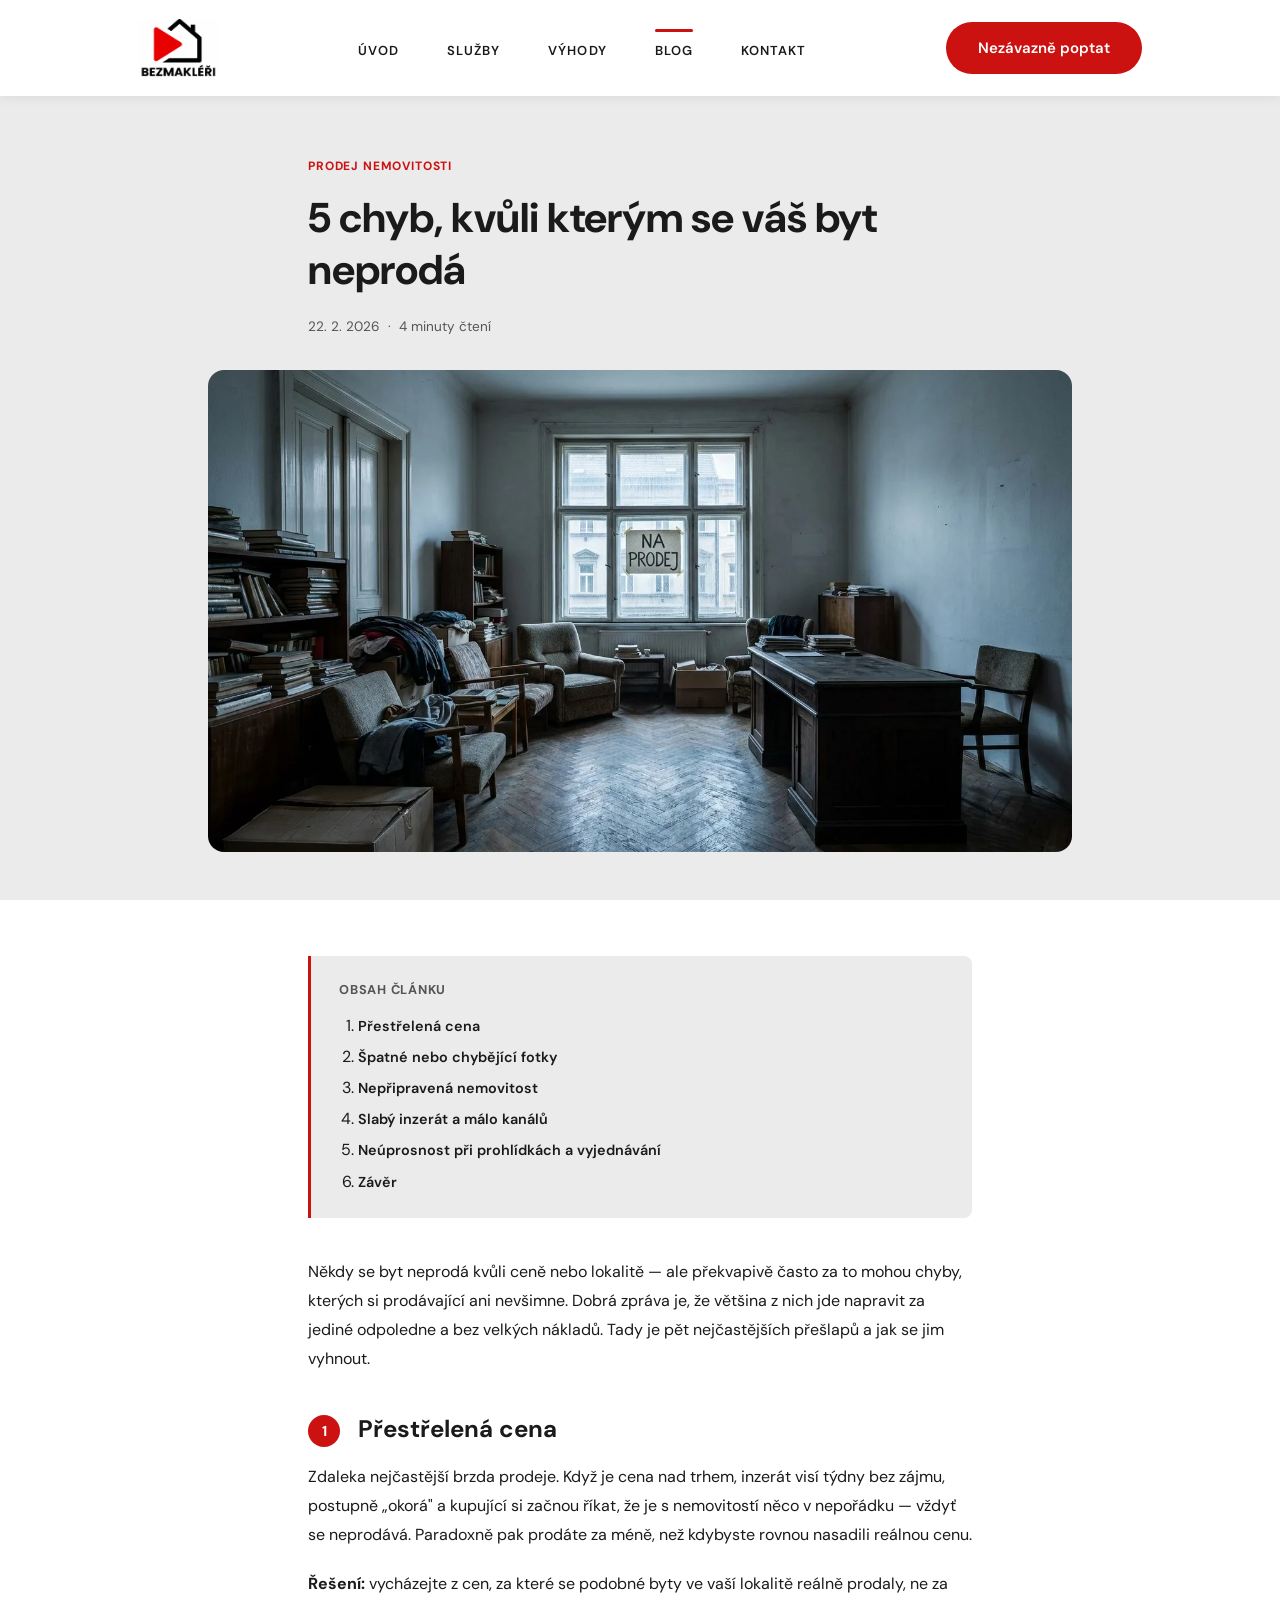
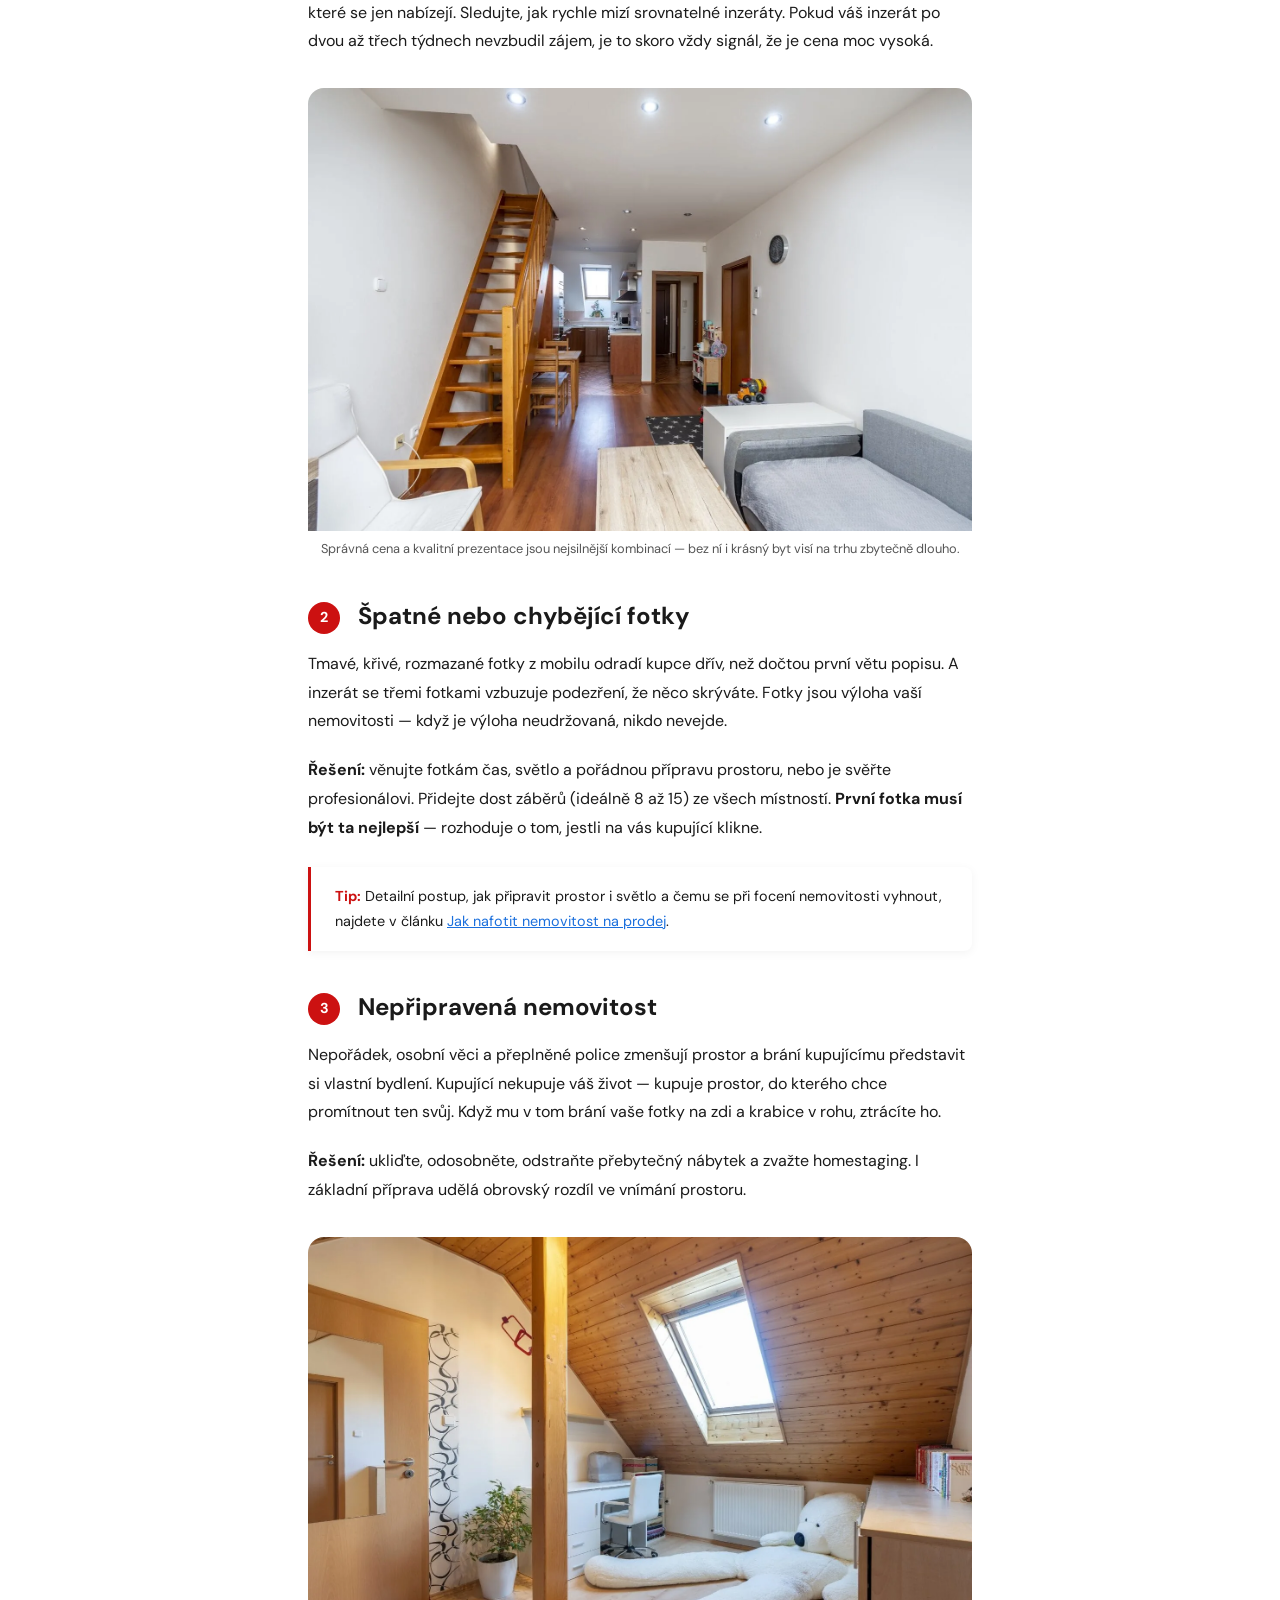
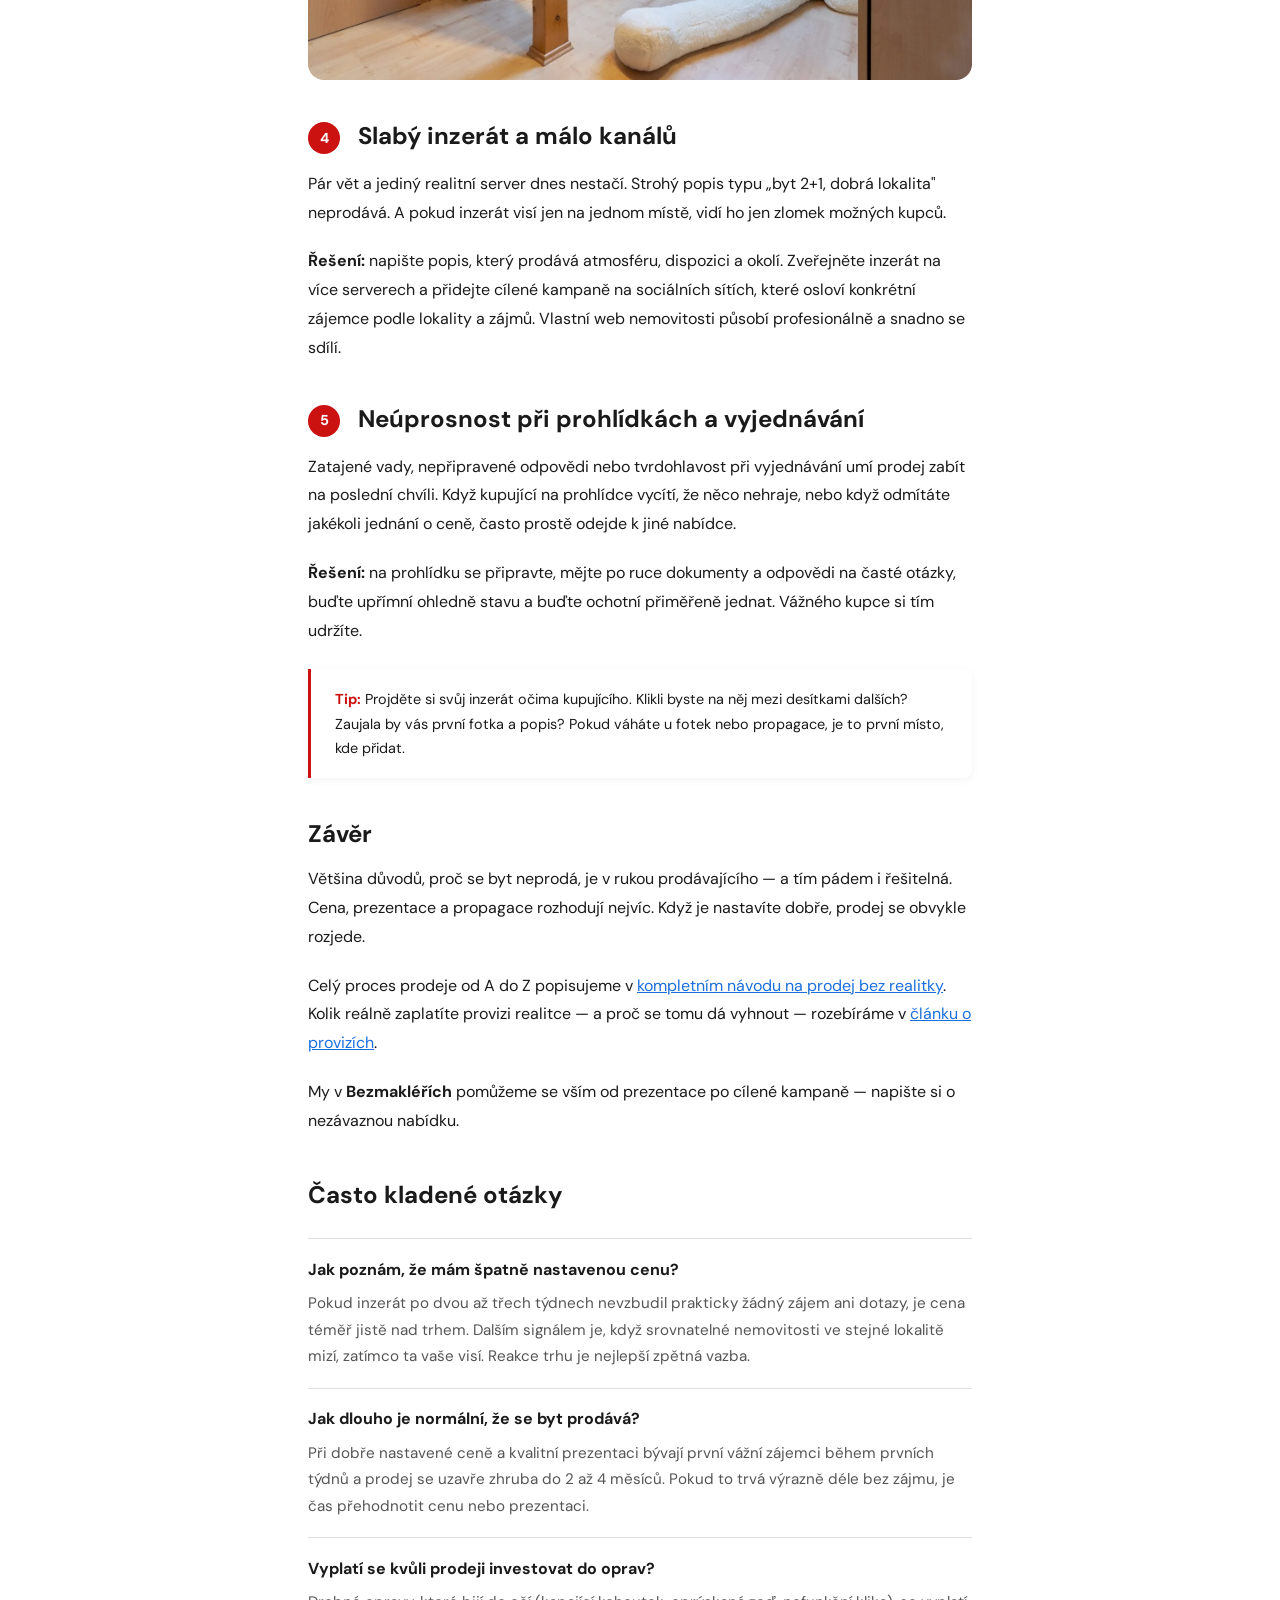
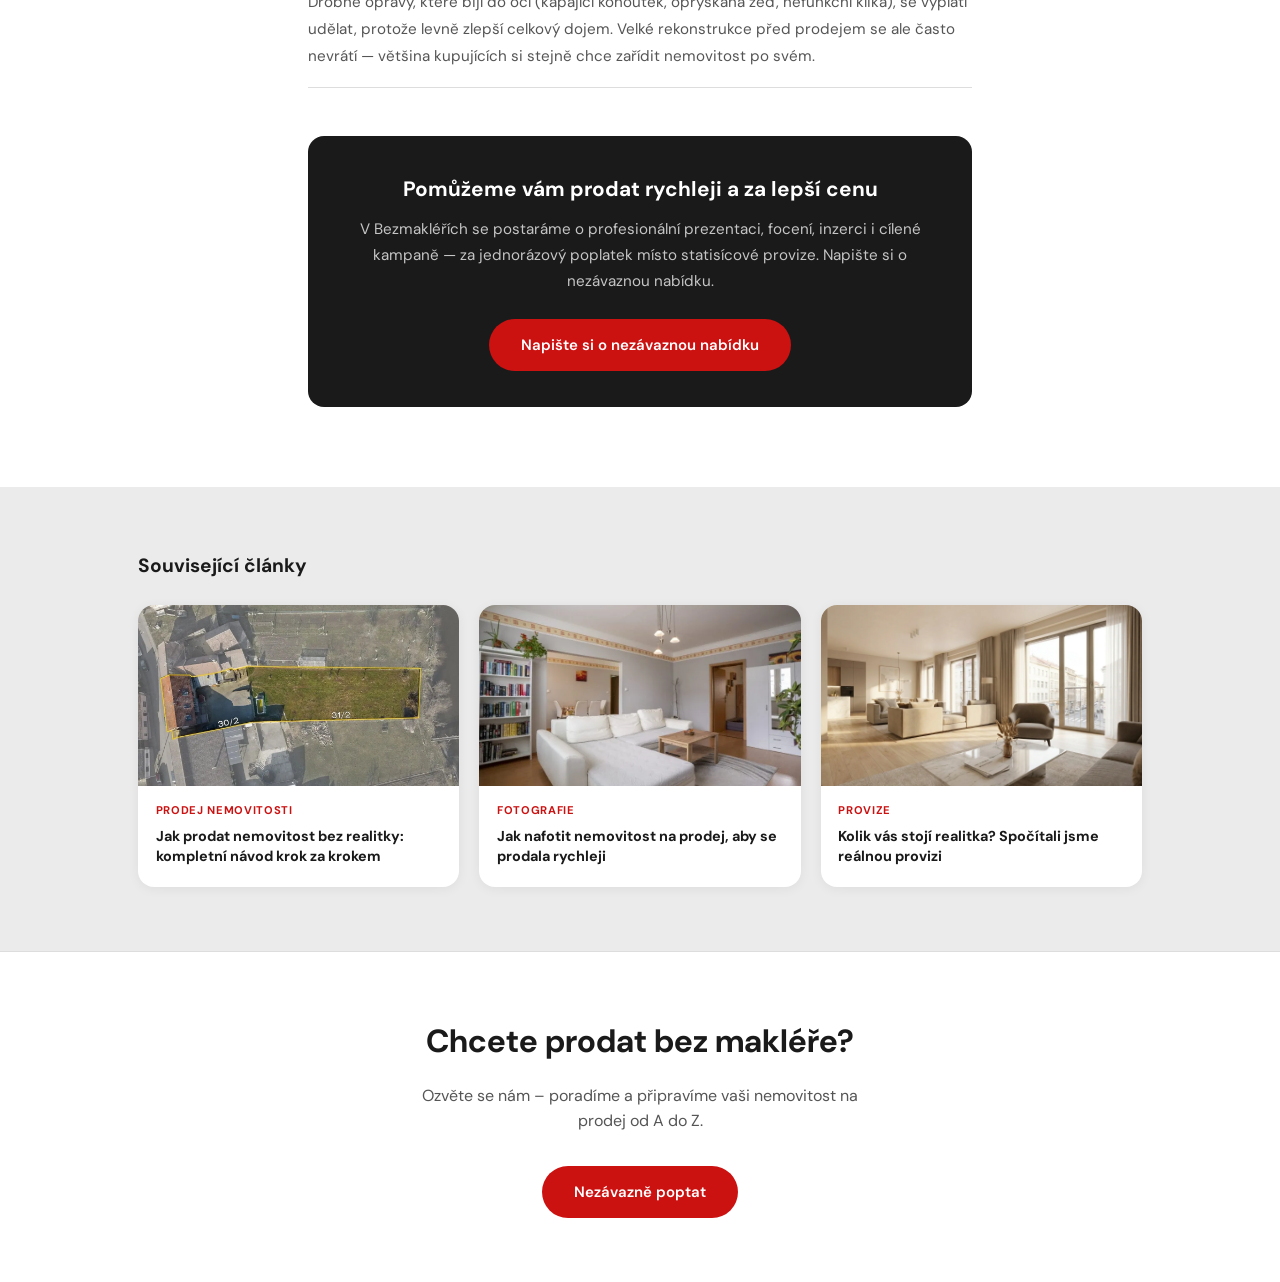
<file: blog/clanek-5-pet-chyb-prodej-bytu.html>
<!DOCTYPE html>
<html lang="cs">
<head>
  <meta charset="UTF-8" />
  <meta name="viewport" content="width=device-width, initial-scale=1.0" />
  <title>5 chyb, kvůli kterým se byt neprodá (a jak se jim vyhnout)</title>
  <meta name="description" content="Inzerát visí měsíce a nic? Podívejte se na 5 nejčastějších chyb při prodeji nemovitosti, proč brzdí prodej a jak je snadno napravit." />
  <link rel="canonical" href="https://www.bezmakleri.cz/blog/clanek-5-pet-chyb-prodej-bytu" />
  <link rel="icon" type="image/x-icon" href="../favicon.ico" />
  <link rel="icon" type="image/png" sizes="512x512" href="../favicon.png" />
  <link rel="apple-touch-icon" sizes="180x180" href="../favicon.png" />

  <!-- Open Graph -->
  <meta property="og:type" content="article" />
  <meta property="og:url" content="https://www.bezmakleri.cz/blog/clanek-5-pet-chyb-prodej-bytu" />
  <meta property="og:title" content="5 chyb, kvůli kterým se byt neprodá (a jak se jim vyhnout)" />
  <meta property="og:description" content="Inzerát visí měsíce a nic? Podívejte se na 5 nejčastějších chyb při prodeji nemovitosti, proč brzdí prodej a jak je snadno napravit." />
  <meta property="og:image" content="https://www.bezmakleri.cz/assets/og-image.jpg" />
  <meta property="og:image:width" content="1200" />
  <meta property="og:image:height" content="630" />
  <meta property="og:site_name" content="Bezmakléři" />
  <meta property="og:locale" content="cs_CZ" />

  <!-- Twitter Card -->
  <meta name="twitter:card" content="summary_large_image" />
  <meta name="twitter:title" content="5 chyb, kvůli kterým se byt neprodá (a jak se jim vyhnout)" />
  <meta name="twitter:description" content="Inzerát visí měsíce a nic? 5 nejčastějších chyb při prodeji a jak je snadno napravit." />
  <meta name="twitter:image" content="https://www.bezmakleri.cz/assets/og-image.jpg" />

  <!-- JSON-LD -->
  <script type="application/ld+json">
  {
    "@context": "https://schema.org",
    "@type": "Article",
    "headline": "5 chyb, kvůli kterým se váš byt neprodá",
    "description": "Inzerát visí měsíce a nic? Podívejte se na 5 nejčastějších chyb při prodeji nemovitosti, proč brzdí prodej a jak je snadno napravit.",
    "url": "https://www.bezmakleri.cz/blog/clanek-5-pet-chyb-prodej-bytu",
    "datePublished": "2026-02-22",
    "publisher": {
      "@type": "Organization",
      "name": "Bezmakléři s.r.o.",
      "url": "https://www.bezmakleri.cz",
      "logo": "https://www.bezmakleri.cz/assets/logo/logo.webp"
    }
  }
  </script>
  <script type="application/ld+json">
  {
    "@context": "https://schema.org",
    "@type": "FAQPage",
    "mainEntity": [
      {
        "@type": "Question",
        "name": "Jak poznám, že mám špatně nastavenou cenu?",
        "acceptedAnswer": {
          "@type": "Answer",
          "text": "Pokud inzerát po dvou až třech týdnech nevzbudil prakticky žádný zájem ani dotazy, je cena téměř jistě nad trhem. Dalším signálem je, když srovnatelné nemovitosti ve stejné lokalitě mizí, zatímco ta vaše visí. Reakce trhu je nejlepší zpětná vazba."
        }
      },
      {
        "@type": "Question",
        "name": "Jak dlouho je normální, že se byt prodává?",
        "acceptedAnswer": {
          "@type": "Answer",
          "text": "Při dobře nastavené ceně a kvalitní prezentaci bývají první vážní zájemci během prvních týdnů a prodej se uzavře zhruba do 2 až 4 měsíců. Pokud to trvá výrazně déle bez zájmu, je čas přehodnotit cenu nebo prezentaci."
        }
      },
      {
        "@type": "Question",
        "name": "Vyplatí se kvůli prodeji investovat do oprav?",
        "acceptedAnswer": {
          "@type": "Answer",
          "text": "Drobné opravy, které bijí do očí (kapající kohoutek, oprýskaná zeď, nefunkční klika), se vyplatí udělat, protože levně zlepší celkový dojem. Velké rekonstrukce před prodejem se ale často nevrátí — většina kupujících si stejně chce zařídit nemovitost po svém."
        }
      }
    ]
  }
  </script>

  <link rel="preconnect" href="https://fonts.googleapis.com" />
  <link rel="preconnect" href="https://fonts.gstatic.com" crossorigin />
  <link href="https://fonts.googleapis.com/css2?family=DM+Sans:wght@400;500;600;700&display=swap" rel="stylesheet" />
  <link rel="stylesheet" href="../style.css" />
  <style>
    /* ── Article layout ── */
    .article-hero {
      padding: calc(var(--navbar-h) + 3.5rem) 0 3rem;
      background: var(--color-bg-soft);
    }
    .article-hero-inner {
      max-width: 760px;
      margin: 0 auto;
      padding: 0 var(--pad);
    }
    .article-tag {
      display: inline-block;
      font-size: 0.75rem; font-weight: 700; letter-spacing: 0.07em;
      text-transform: uppercase; color: var(--color-red);
      margin-bottom: 1rem;
    }
    .article-hero h1 {
      font-size: clamp(1.7rem, 4vw, 2.6rem);
      font-weight: 700; line-height: 1.25;
      margin-bottom: 1.25rem;
    }
    .article-meta {
      font-size: 0.85rem; color: var(--color-muted);
    }

    /* ── Article body ── */
    .article-body {
      padding: 3.5rem 0 5rem;
    }
    .article-body-inner {
      max-width: 760px;
      margin: 0 auto;
      padding: 0 var(--pad);
    }

    /* ── TOC ── */
    .toc {
      background: var(--color-bg-soft);
      border-left: 3px solid var(--color-red);
      border-radius: 0 var(--radius) var(--radius) 0;
      padding: 1.5rem 1.75rem;
      margin-bottom: 2.5rem;
    }
    .toc-title {
      font-size: 0.8rem; font-weight: 700; letter-spacing: 0.06em;
      text-transform: uppercase; color: var(--color-muted);
      margin-bottom: 0.75rem;
    }
    .toc ol {
      list-style: decimal;
      padding-left: 1.2rem;
      display: flex; flex-direction: column; gap: 0.35rem;
    }
    .toc ol li a {
      font-size: 0.9rem; font-weight: 600; color: var(--color-text);
      text-decoration: none; transition: color var(--ease);
    }
    .toc ol li a:hover { color: var(--color-red); }

    /* ── Prose ── */
    .prose p {
      font-size: 1rem; line-height: 1.8;
      color: var(--color-text); margin-bottom: 1.25rem;
    }
    .prose h2 {
      font-size: clamp(1.2rem, 2.5vw, 1.5rem);
      font-weight: 700; margin: 2.5rem 0 1rem;
      color: var(--color-text); line-height: 1.3;
    }
    .prose h3 {
      font-size: 1rem; font-weight: 700; color: var(--color-red);
      margin: 1.75rem 0 0.5rem;
    }
    .prose strong { font-weight: 700; }
    .prose a { color: #1a6fdd; text-decoration: underline; }
    .prose a:hover { color: #0d4fa0; }

    .tip-box {
      background: #fff;
      border-left: 3px solid var(--color-red);
      border-radius: 0 var(--radius) var(--radius) 0;
      padding: 1.1rem 1.5rem;
      margin: 1.5rem 0;
      font-size: 0.9rem; line-height: 1.7;
      color: var(--color-text);
      box-shadow: 0 2px 10px rgba(0,0,0,0.05);
    }
    .tip-box strong { color: var(--color-red); }

    /* ── Inline photo ── */
    .article-photo {
      margin: 2rem 0;
      border-radius: var(--radius-lg);
      overflow: hidden;
    }
    .article-photo img {
      width: 100%;
      display: block;
    }
    .article-photo figcaption {
      font-size: 0.8rem;
      color: var(--color-muted);
      padding: 0.5rem 0 0;
      text-align: center;
    }

    /* ── Numbered chyby ── */
    .chyba-number {
      display: inline-flex;
      align-items: center; justify-content: center;
      width: 2rem; height: 2rem;
      background: var(--color-red);
      color: #fff;
      font-size: 0.85rem; font-weight: 700;
      border-radius: 50%;
      flex-shrink: 0;
      margin-right: 0.75rem;
      vertical-align: middle;
    }
    .prose h2 .chyba-number {
      font-size: 0.9rem;
    }

    /* ── FAQ ── */
    .faq-section { margin-top: 2.5rem; }
    .faq-section h2 {
      font-size: clamp(1.2rem, 2.5vw, 1.5rem);
      font-weight: 700; margin-bottom: 1.5rem;
    }
    .faq-item {
      border-top: 1px solid var(--color-border);
      padding: 1.1rem 0;
    }
    .faq-item:last-child { border-bottom: 1px solid var(--color-border); }
    .faq-q { font-size: 1rem; font-weight: 700; color: var(--color-text); margin-bottom: 0.5rem; }
    .faq-a { font-size: 0.95rem; color: var(--color-muted); line-height: 1.75; }

    /* ── CTA box ── */
    .article-cta {
      background: var(--color-text);
      color: #fff;
      border-radius: var(--radius-lg);
      padding: 2.25rem 2rem;
      margin: 3rem 0 0;
      text-align: center;
    }
    .article-cta h2 { font-size: 1.3rem; font-weight: 700; margin-bottom: 0.75rem; }
    .article-cta p {
      font-size: 0.95rem; color: rgba(255,255,255,0.75);
      margin-bottom: 1.5rem; line-height: 1.7;
    }

    /* ── Related ── */
    .related-section { background: var(--color-bg-soft); padding: 4rem 0; }
    .related-section h2 { font-size: 1.2rem; font-weight: 700; margin-bottom: 1.5rem; color: var(--color-text); }
    .related-grid {
      display: grid;
      grid-template-columns: repeat(3, 1fr);
      gap: 1.25rem;
    }
    .related-card {
      background: #fff;
      border-radius: var(--radius-lg);
      overflow: hidden;
      box-shadow: 0 2px 12px rgba(0,0,0,0.06);
      transition: transform 0.25s, box-shadow 0.25s;
      display: flex; flex-direction: column;
    }
    .related-card:hover { transform: translateY(-3px); box-shadow: 0 8px 24px rgba(0,0,0,0.1); }
    .related-card-img { aspect-ratio: 16/9; overflow: hidden; background: var(--color-border); }
    .related-card-img img { width: 100%; height: 100%; object-fit: cover; transition: transform 0.4s ease; }
    .related-card:hover .related-card-img img { transform: scale(1.04); }
    .related-card-body { padding: 1rem 1.1rem 1.25rem; flex: 1; }
    .related-card-tag {
      font-size: 0.7rem; font-weight: 700; letter-spacing: 0.06em;
      text-transform: uppercase; color: var(--color-red);
      display: block; margin-bottom: 0.4rem;
    }
    .related-card-title { font-size: 0.9rem; font-weight: 700; line-height: 1.4; color: var(--color-text); }

    @media (max-width: 680px) {
      .related-grid { grid-template-columns: 1fr; }
    }
  </style>
</head>
<body>

  <!-- NAVBAR -->
  <header class="navbar" id="navbar">
    <div class="container navbar-inner">
      <a href="../index.html" class="logo-link">
        <img src="../assets/logo/logo.webp" alt="Bezmakléři" class="logo-img" width="80" height="59" />
        <span class="logo-main">BEZMAKLÉŘI</span>
      </a>
      <nav class="nav-links" id="nav-links">
        <a href="../index.html">Úvod</a>
        <a href="../index.html#sluzby">Služby</a>
        <a href="../index.html#vyhody">Výhody</a>
        <a href="../blog.html" class="active">Blog</a>
        <a href="../index.html#kontakt">Kontakt</a>
      </nav>
      <div class="navbar-cta">
        <a href="../index.html#kontakt" class="btn btn-red btn-pill">Nezávazně poptat</a>
        <button class="hamburger" id="hamburger" aria-label="Menu" aria-expanded="false">
          <span></span><span></span><span></span>
        </button>
      </div>
    </div>
  </header>

  <!-- ARTICLE HERO -->
  <section class="article-hero">
    <div class="article-hero-inner">
      <span class="article-tag">Prodej nemovitosti</span>
      <h1>5 chyb, kvůli kterým se váš byt neprodá</h1>
      <p class="article-meta">22. 2. 2026 &nbsp;·&nbsp; 4 minuty čtení</p>
    </div>
    <div style="max-width:960px; margin:2rem auto 0; padding:0 var(--pad);">
      <img src="../assets/blog/clanek-5-pet-chyb-prodej-bytu.webp"
           alt="Nepřipravený, přeplněný byt s cedulí na prodej — nejčastější chyby při prodeji nemovitosti"
           style="width:100%; border-radius:var(--radius-lg); display:block;"
           width="1376" height="768" />
    </div>
  </section>

  <!-- ARTICLE BODY -->
  <section class="article-body">
    <div class="article-body-inner">

      <!-- TOC -->
      <nav class="toc" aria-label="Obsah článku">
        <div class="toc-title">Obsah článku</div>
        <ol>
          <li><a href="#prestrelena-cena">Přestřelená cena</a></li>
          <li><a href="#spatne-fotky">Špatné nebo chybějící fotky</a></li>
          <li><a href="#nepripravena-nemovitost">Nepřipravená nemovitost</a></li>
          <li><a href="#slaby-inzerat">Slabý inzerát a málo kanálů</a></li>
          <li><a href="#neuprosnost">Neúprosnost při prohlídkách a vyjednávání</a></li>
          <li><a href="#zaver">Závěr</a></li>
        </ol>
      </nav>

      <div class="prose">
        <p>Někdy se byt neprodá kvůli ceně nebo lokalitě — ale překvapivě často za to mohou chyby, kterých si prodávající ani nevšimne. Dobrá zpráva je, že většina z nich jde napravit za jediné odpoledne a bez velkých nákladů. Tady je pět nejčastějších přešlapů a jak se jim vyhnout.</p>

        <h2 id="prestrelena-cena"><span class="chyba-number" aria-hidden="true">1</span> Přestřelená cena</h2>
        <p>Zdaleka nejčastější brzda prodeje. Když je cena nad trhem, inzerát visí týdny bez zájmu, postupně „okorá" a kupující si začnou říkat, že je s nemovitostí něco v nepořádku — vždyť se neprodává. Paradoxně pak prodáte za méně, než kdybyste rovnou nasadili reálnou cenu.</p>
        <p><strong>Řešení:</strong> vycházejte z cen, za které se podobné byty ve vaší lokalitě reálně prodaly, ne za které se jen nabízejí. Sledujte, jak rychle mizí srovnatelné inzeráty. Pokud váš inzerát po dvou až třech týdnech nevzbudil zájem, je to skoro vždy signál, že je cena moc vysoká.</p>

        <figure class="article-photo">
          <img src="../assets/foto/bezmakleri-interier-09.webp"
               alt="Profesionálně připravený obývací pokoj bytu k prodeji"
               loading="lazy" width="1920" height="1280" />
          <figcaption>Správná cena a kvalitní prezentace jsou nejsilnější kombinací — bez ní i krásný byt visí na trhu zbytečně dlouho.</figcaption>
        </figure>

        <h2 id="spatne-fotky"><span class="chyba-number" aria-hidden="true">2</span> Špatné nebo chybějící fotky</h2>
        <p>Tmavé, křivé, rozmazané fotky z mobilu odradí kupce dřív, než dočtou první větu popisu. A inzerát se třemi fotkami vzbuzuje podezření, že něco skrýváte. Fotky jsou výloha vaší nemovitosti — když je výloha neudržovaná, nikdo nevejde.</p>
        <p><strong>Řešení:</strong> věnujte fotkám čas, světlo a pořádnou přípravu prostoru, nebo je svěřte profesionálovi. Přidejte dost záběrů (ideálně 8 až 15) ze všech místností. <strong>První fotka musí být ta nejlepší</strong> — rozhoduje o tom, jestli na vás kupující klikne.</p>

        <div class="tip-box">
          <strong>Tip:</strong> Detailní postup, jak připravit prostor i světlo a čemu se při focení nemovitosti vyhnout, najdete v článku <a href="clanek-3-jak-nafotit-nemovitost.html">Jak nafotit nemovitost na prodej</a>.
        </div>

        <h2 id="nepripravena-nemovitost"><span class="chyba-number" aria-hidden="true">3</span> Nepřipravená nemovitost</h2>
        <p>Nepořádek, osobní věci a přeplněné police zmenšují prostor a brání kupujícímu představit si vlastní bydlení. Kupující nekupuje váš život — kupuje prostor, do kterého chce promítnout ten svůj. Když mu v tom brání vaše fotky na zdi a krabice v rohu, ztrácíte ho.</p>
        <p><strong>Řešení:</strong> ukliďte, odosobněte, odstraňte přebytečný nábytek a zvažte homestaging. I základní příprava udělá obrovský rozdíl ve vnímání prostoru.</p>

        <figure class="article-photo">
          <img src="../assets/foto/bezmakleri-interier-10.webp"
               alt="Ložnice s čistým a neutrálním interiérem připravená pro focení k prodeji"
               loading="lazy" width="1920" height="1280" />
        </figure>

        <h2 id="slaby-inzerat"><span class="chyba-number" aria-hidden="true">4</span> Slabý inzerát a málo kanálů</h2>
        <p>Pár vět a jediný realitní server dnes nestačí. Strohý popis typu „byt 2+1, dobrá lokalita" neprodává. A pokud inzerát visí jen na jednom místě, vidí ho jen zlomek možných kupců.</p>
        <p><strong>Řešení:</strong> napište popis, který prodává atmosféru, dispozici a okolí. Zveřejněte inzerát na více serverech a přidejte cílené kampaně na sociálních sítích, které osloví konkrétní zájemce podle lokality a zájmů. Vlastní web nemovitosti působí profesionálně a snadno se sdílí.</p>

        <h2 id="neuprosnost"><span class="chyba-number" aria-hidden="true">5</span> Neúprosnost při prohlídkách a vyjednávání</h2>
        <p>Zatajené vady, nepřipravené odpovědi nebo tvrdohlavost při vyjednávání umí prodej zabít na poslední chvíli. Když kupující na prohlídce vycítí, že něco nehraje, nebo když odmítáte jakékoli jednání o ceně, často prostě odejde k jiné nabídce.</p>
        <p><strong>Řešení:</strong> na prohlídku se připravte, mějte po ruce dokumenty a odpovědi na časté otázky, buďte upřímní ohledně stavu a buďte ochotní přiměřeně jednat. Vážného kupce si tím udržíte.</p>

        <div class="tip-box">
          <strong>Tip:</strong> Projděte si svůj inzerát očima kupujícího. Klikli byste na něj mezi desítkami dalších? Zaujala by vás první fotka a popis? Pokud váháte u fotek nebo propagace, je to první místo, kde přidat.
        </div>

        <h2 id="zaver">Závěr</h2>
        <p>Většina důvodů, proč se byt neprodá, je v rukou prodávajícího — a tím pádem i řešitelná. Cena, prezentace a propagace rozhodují nejvíc. Když je nastavíte dobře, prodej se obvykle rozjede.</p>
        <p>Celý proces prodeje od A do Z popisujeme v <a href="jak-prodat-nemovitost-bez-realitky.html">kompletním návodu na prodej bez realitky</a>. Kolik reálně zaplatíte provizi realitce — a proč se tomu dá vyhnout — rozebíráme v <a href="clanek-2-kolik-stoji-realitka-provize.html">článku o provizích</a>.</p>
        <p>My v <strong>Bezmakléřích</strong> pomůžeme se vším od prezentace po cílené kampaně — napište si o nezávaznou nabídku.</p>
      </div>

      <!-- FAQ -->
      <div class="faq-section">
        <h2>Často kladené otázky</h2>
        <div class="faq-item">
          <div class="faq-q">Jak poznám, že mám špatně nastavenou cenu?</div>
          <div class="faq-a">Pokud inzerát po dvou až třech týdnech nevzbudil prakticky žádný zájem ani dotazy, je cena téměř jistě nad trhem. Dalším signálem je, když srovnatelné nemovitosti ve stejné lokalitě mizí, zatímco ta vaše visí. Reakce trhu je nejlepší zpětná vazba.</div>
        </div>
        <div class="faq-item">
          <div class="faq-q">Jak dlouho je normální, že se byt prodává?</div>
          <div class="faq-a">Při dobře nastavené ceně a kvalitní prezentaci bývají první vážní zájemci během prvních týdnů a prodej se uzavře zhruba do 2 až 4 měsíců. Pokud to trvá výrazně déle bez zájmu, je čas přehodnotit cenu nebo prezentaci.</div>
        </div>
        <div class="faq-item">
          <div class="faq-q">Vyplatí se kvůli prodeji investovat do oprav?</div>
          <div class="faq-a">Drobné opravy, které bijí do očí (kapající kohoutek, oprýskaná zeď, nefunkční klika), se vyplatí udělat, protože levně zlepší celkový dojem. Velké rekonstrukce před prodejem se ale často nevrátí — většina kupujících si stejně chce zařídit nemovitost po svém.</div>
        </div>
      </div>

      <!-- CTA box -->
      <div class="article-cta">
        <h2>Pomůžeme vám prodat rychleji a za lepší cenu</h2>
        <p>V Bezmakléřích se postaráme o profesionální prezentaci, focení, inzerci i cílené kampaně — za jednorázový poplatek místo statisícové provize. Napište si o nezávaznou nabídku.</p>
        <a href="../index.html#kontakt" class="btn btn-red btn-pill">Napište si o nezávaznou nabídku</a>
      </div>

    </div>
  </section>

  <!-- RELATED ARTICLES -->
  <section class="related-section">
    <div class="container">
      <h2>Související články</h2>
      <div class="related-grid">
        <a href="jak-prodat-nemovitost-bez-realitky.html" class="related-card">
          <div class="related-card-img">
            <img src="../assets/drony/bezmakleri-dron-01.webp" alt="Letecký snímek nemovitosti k prodeji" loading="lazy" />
          </div>
          <div class="related-card-body">
            <span class="related-card-tag">Prodej nemovitosti</span>
            <div class="related-card-title">Jak prodat nemovitost bez realitky: kompletní návod krok za krokem</div>
          </div>
        </a>
        <a href="clanek-3-jak-nafotit-nemovitost.html" class="related-card">
          <div class="related-card-img">
            <img src="../assets/foto/bezmakleri-interier-01.webp" alt="Profesionální fotografie světlého interiéru nemovitosti" loading="lazy" />
          </div>
          <div class="related-card-body">
            <span class="related-card-tag">Fotografie</span>
            <div class="related-card-title">Jak nafotit nemovitost na prodej, aby se prodala rychleji</div>
          </div>
        </a>
        <a href="clanek-2-kolik-stoji-realitka-provize.html" class="related-card">
          <div class="related-card-img">
            <img src="../assets/blog/clanek-2-kolik-stoji-realitka-provize.webp" alt="Elegantní interiér bytu se smlouvou — kolik stojí provize realitní kanceláře" loading="lazy" />
          </div>
          <div class="related-card-body">
            <span class="related-card-tag">Provize</span>
            <div class="related-card-title">Kolik vás stojí realitka? Spočítali jsme reálnou provizi</div>
          </div>
        </a>
      </div>
    </div>
  </section>

  <!-- FOOTER CTA -->
  <section style="background: var(--color-bg); padding: 4rem 0; text-align: center; border-top: 1px solid var(--color-border);">
    <div class="container">
      <h2 style="font-size: clamp(1.5rem,3vw,2rem); font-weight:700; margin-bottom:1rem;">Chcete prodat bez makléře?</h2>
      <p style="color: var(--color-muted); margin-bottom: 2rem; max-width: 480px; margin-left: auto; margin-right: auto;">Ozvěte se nám – poradíme a připravíme vaši nemovitost na prodej od A do Z.</p>
      <a href="../index.html#kontakt" class="btn btn-red btn-pill">Nezávazně poptat</a>
    </div>
  </section>

  <script>
    const hamburger = document.getElementById('hamburger');
    const navLinks = document.getElementById('nav-links');
    if (hamburger && navLinks) {
      hamburger.addEventListener('click', () => {
        const open = navLinks.classList.toggle('mobile-open');
        hamburger.setAttribute('aria-expanded', open);
      });
      document.addEventListener('click', e => {
        if (!hamburger.contains(e.target) && !navLinks.contains(e.target)) {
          navLinks.classList.remove('mobile-open');
          hamburger.setAttribute('aria-expanded', 'false');
        }
      });
    }
  </script>
</body>
</html>
</file>
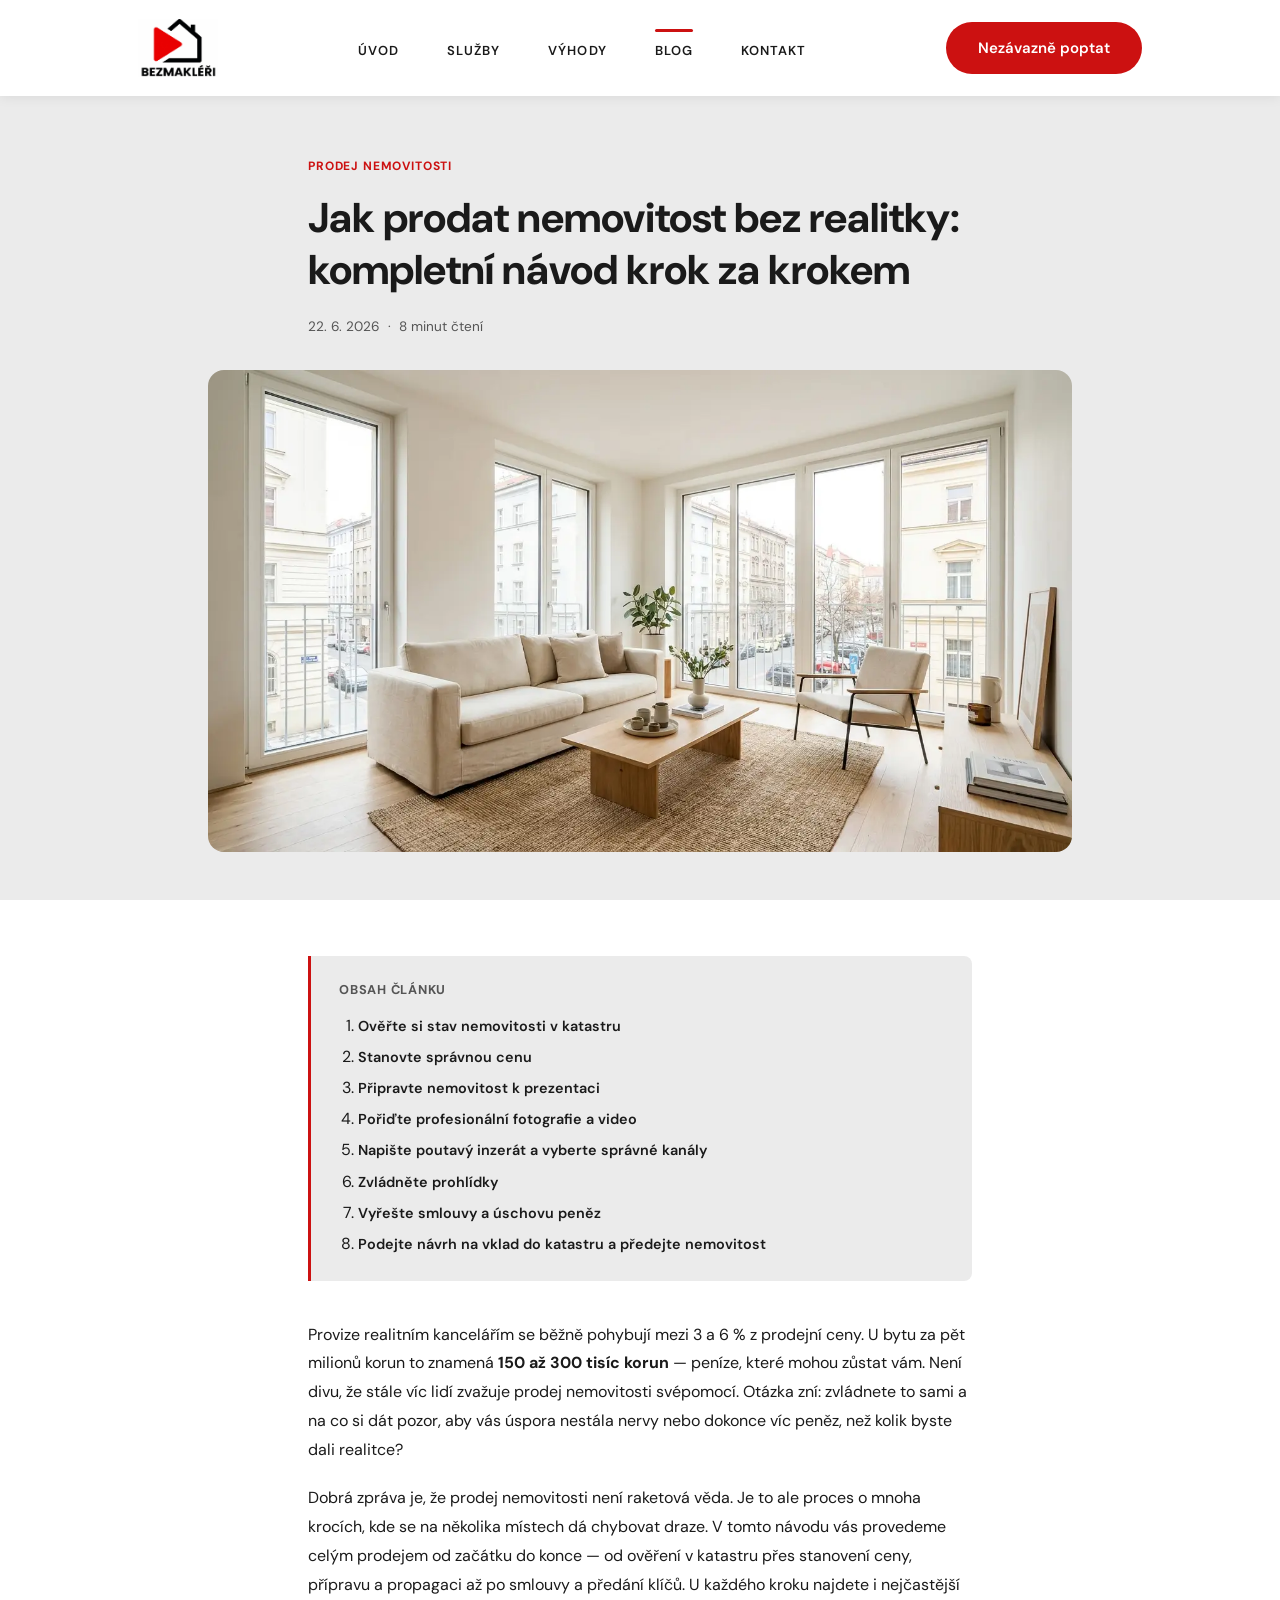
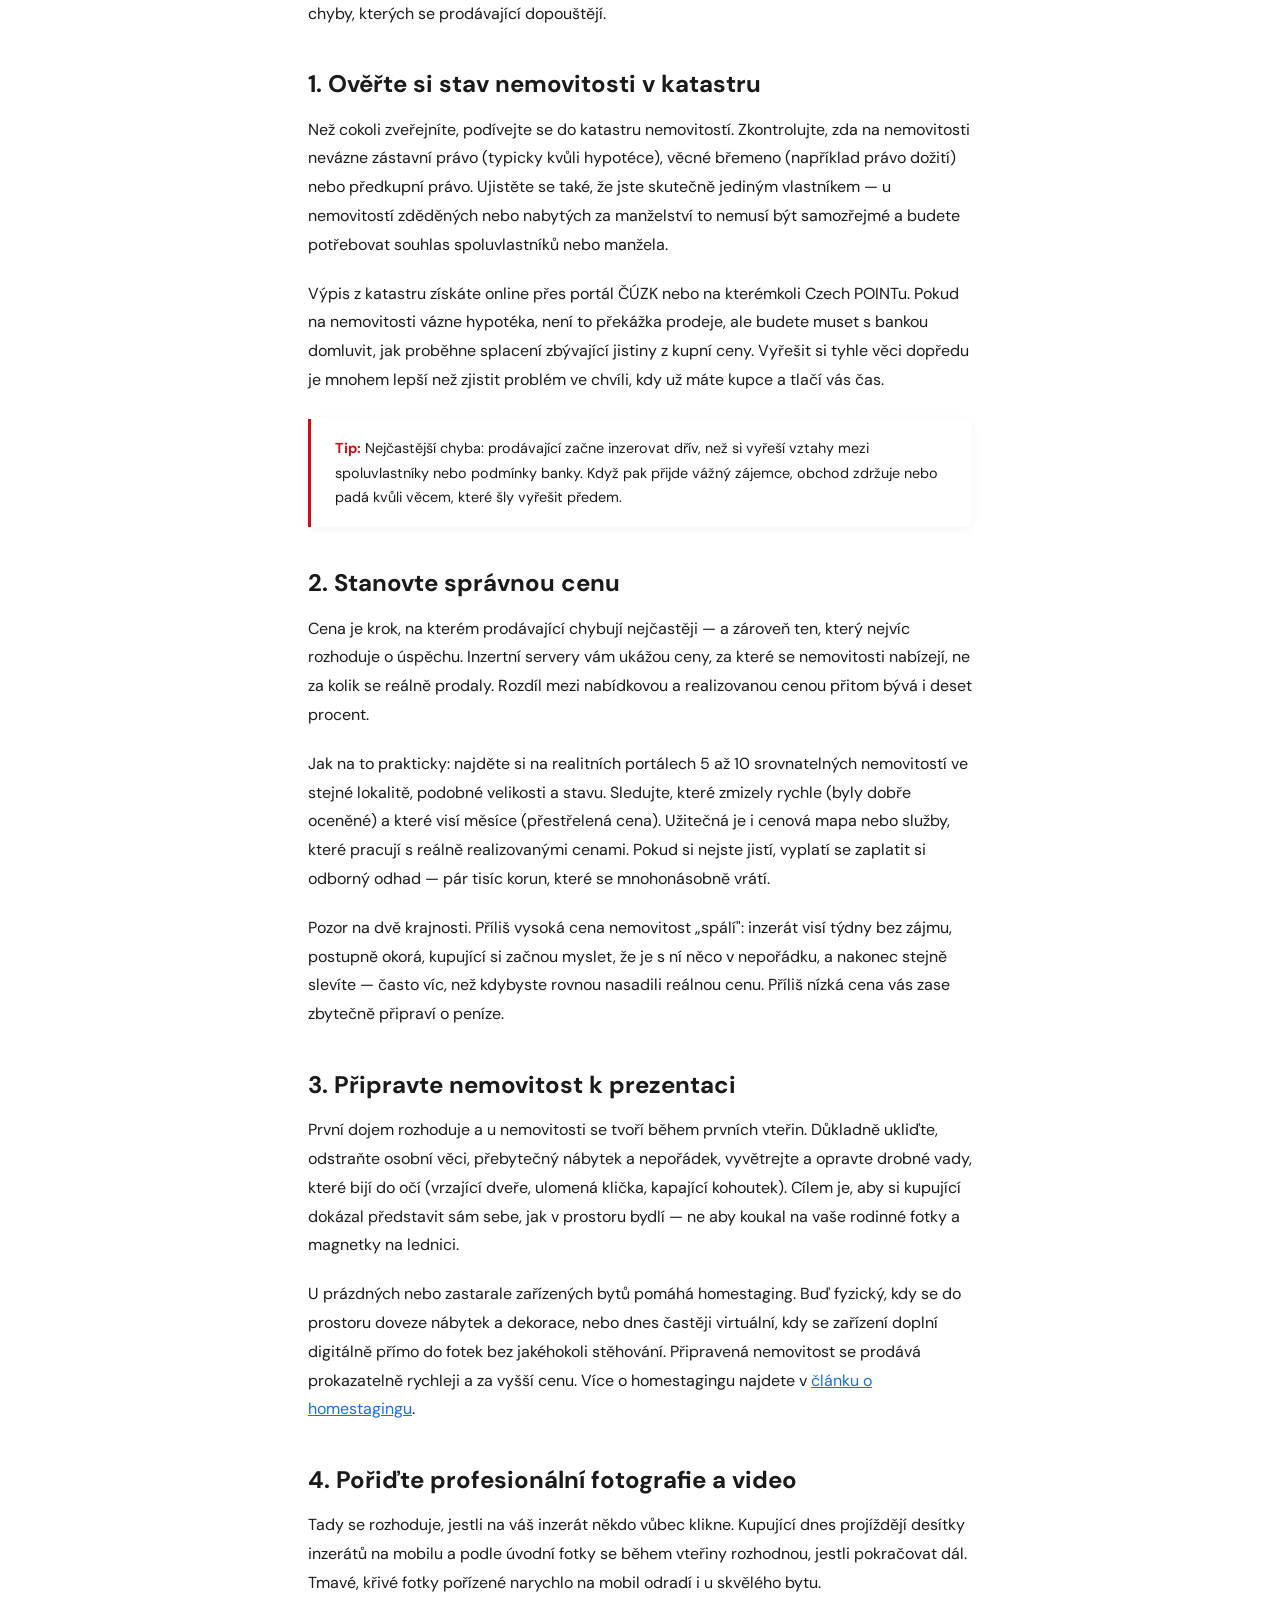
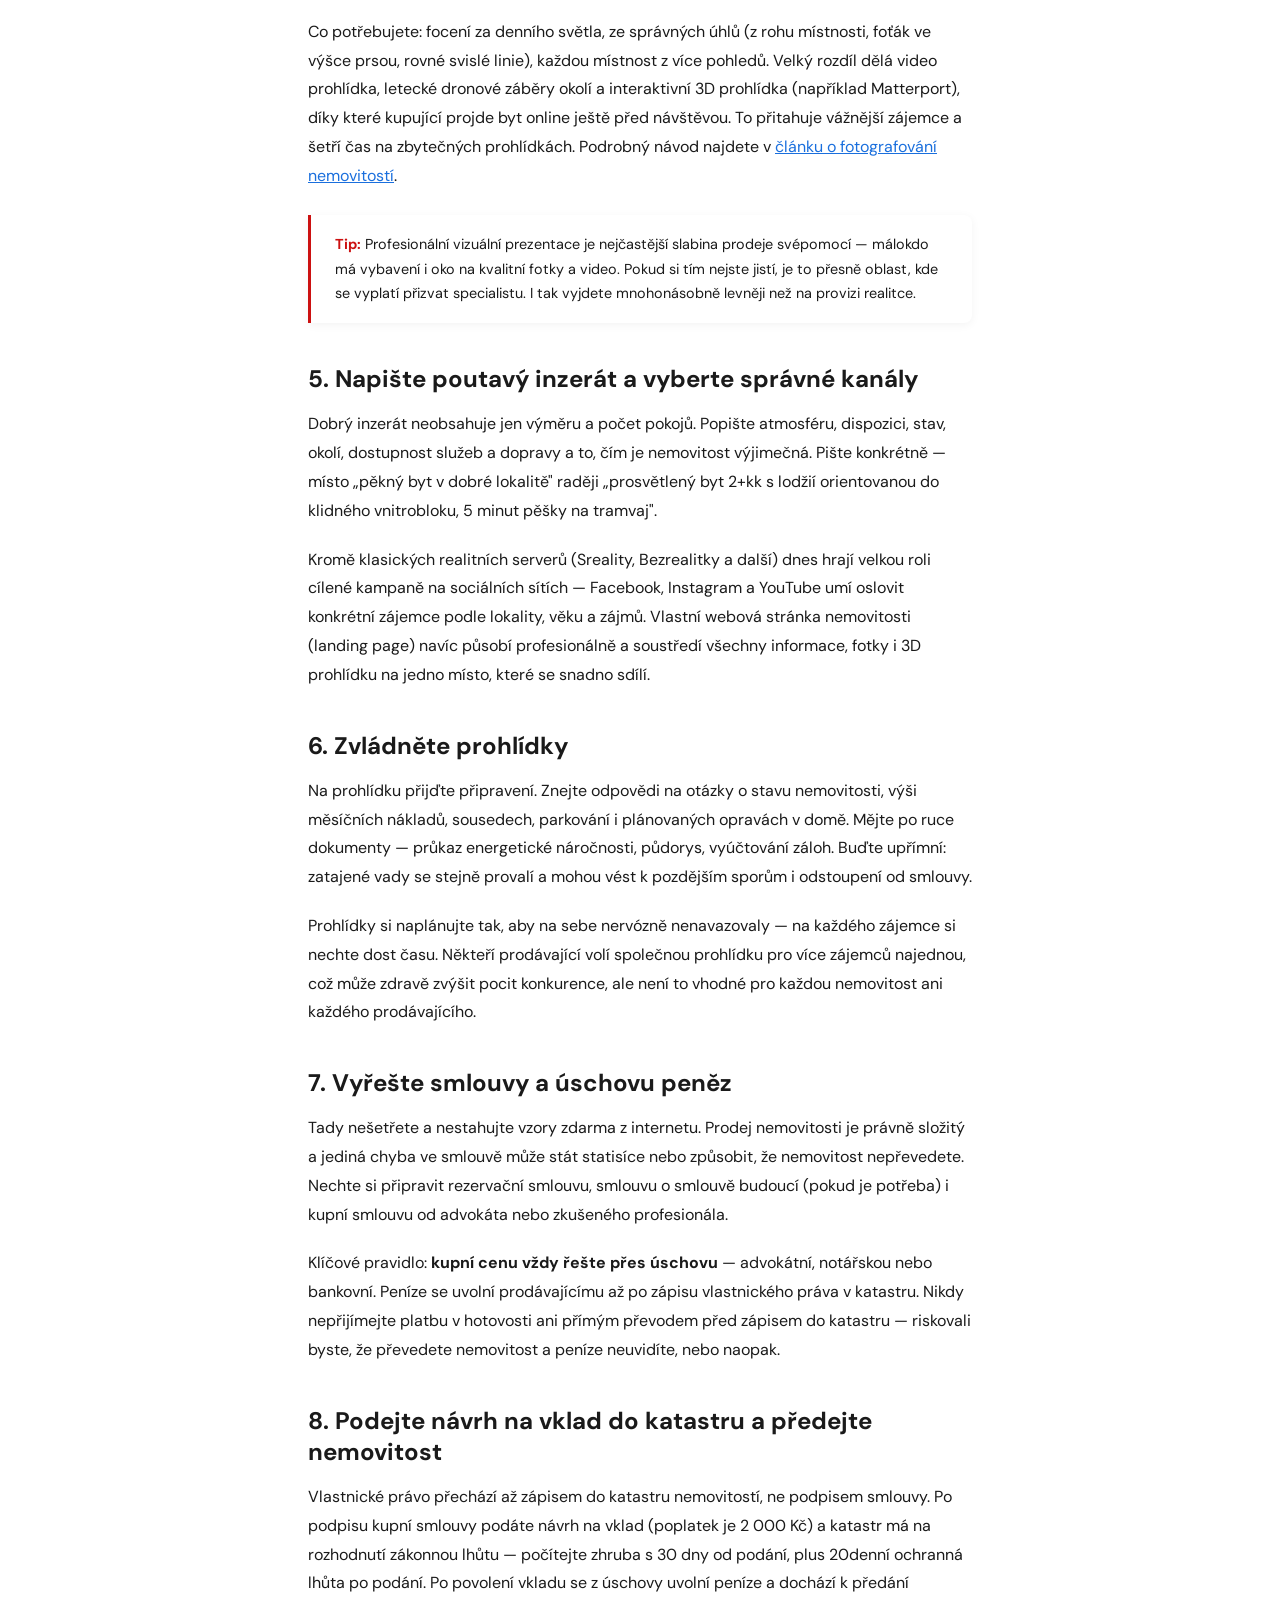
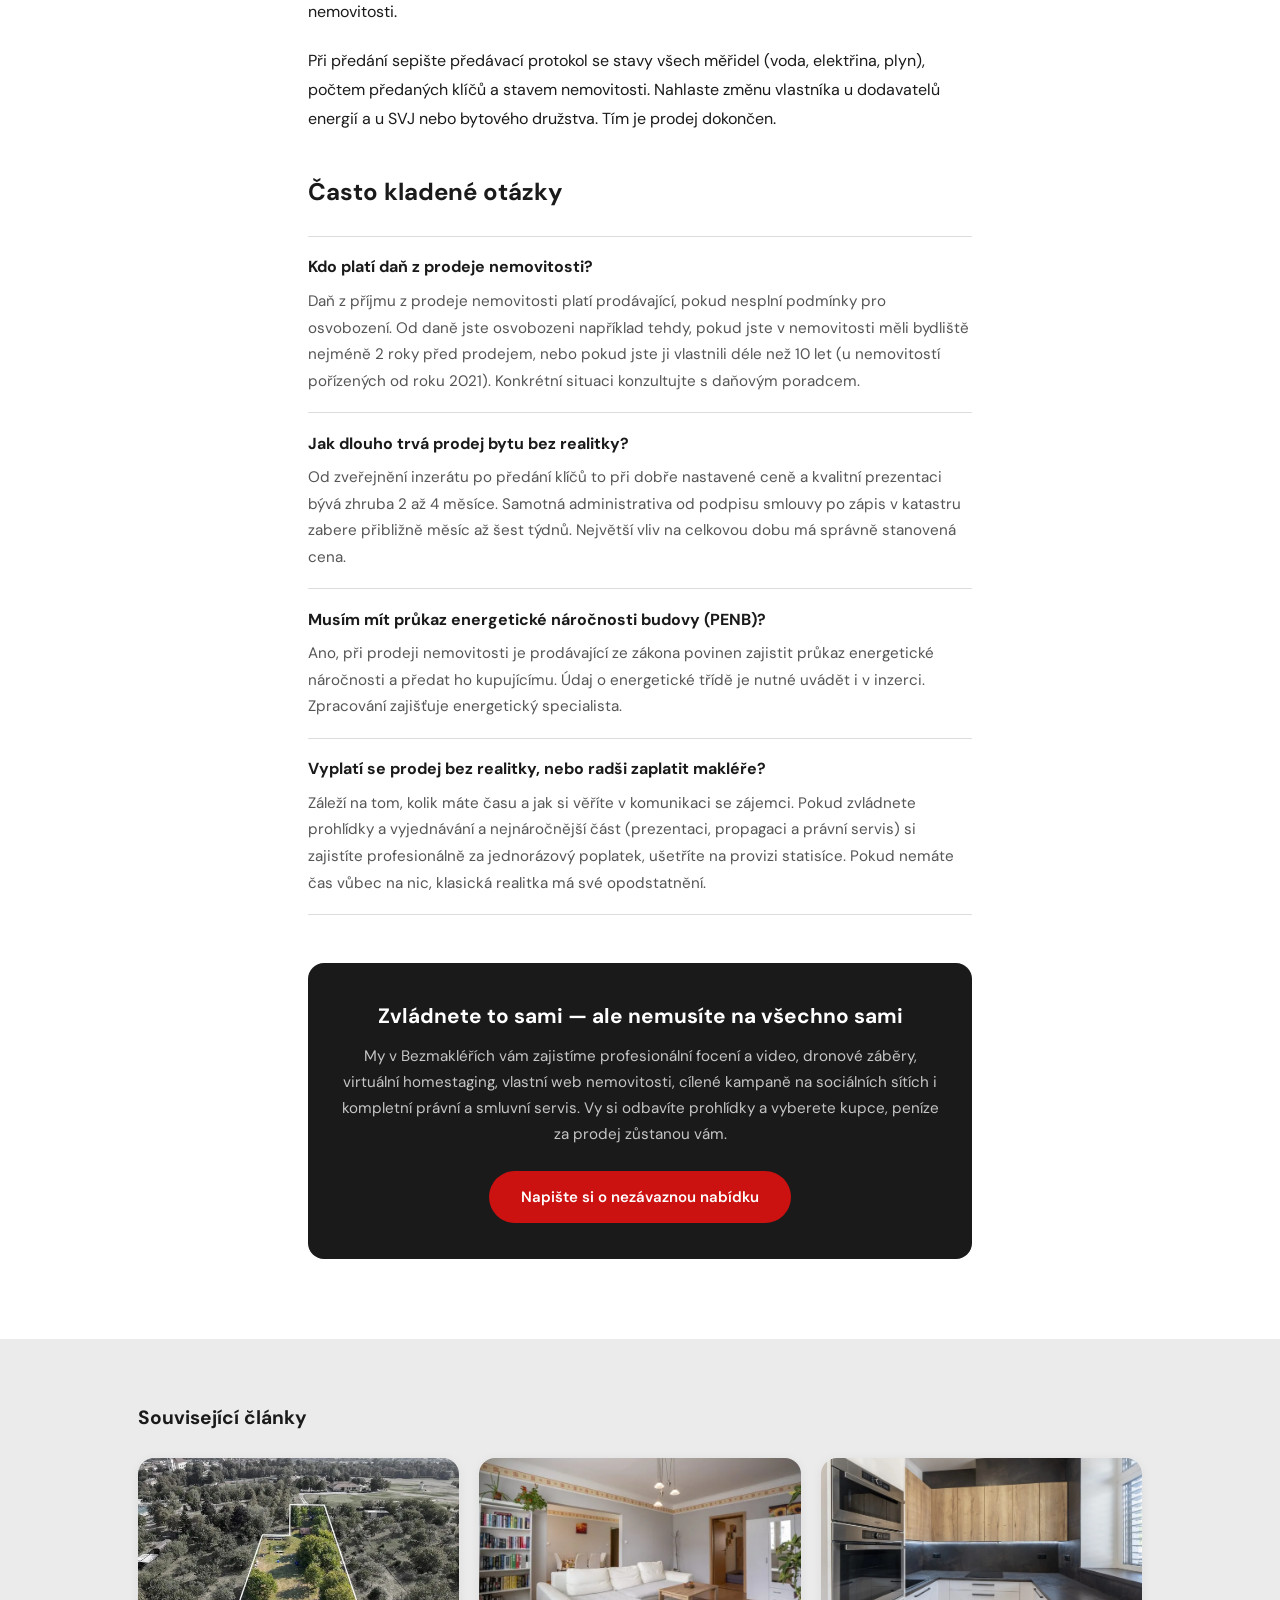
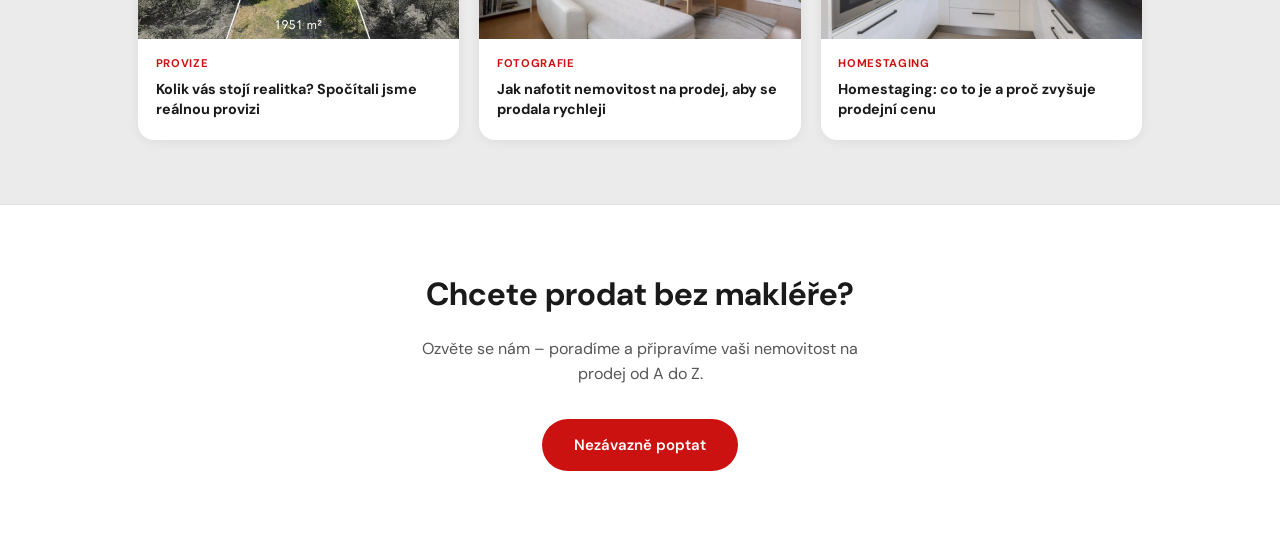
<file: blog/jak-prodat-nemovitost-bez-realitky.html>
<!DOCTYPE html>
<html lang="cs">
<head>
  <meta charset="UTF-8" />
  <meta name="viewport" content="width=device-width, initial-scale=1.0" />
  <title>Jak prodat nemovitost bez realitky — kompletní návod 2026</title>
  <meta name="description" content="Chcete prodat byt nebo dům bez makléře a ušetřit statisíce na provizi? Kompletní návod krok za krokem — od ceny přes focení a smlouvy až po předání klíčů." />
  <link rel="canonical" href="https://www.bezmakleri.cz/blog/jak-prodat-nemovitost-bez-realitky" />
  <link rel="icon" type="image/x-icon" href="../favicon.ico" />
  <link rel="icon" type="image/png" sizes="512x512" href="../favicon.png" />
  <link rel="apple-touch-icon" sizes="180x180" href="../favicon.png" />

  <!-- Open Graph -->
  <meta property="og:type" content="article" />
  <meta property="og:url" content="https://www.bezmakleri.cz/blog/jak-prodat-nemovitost-bez-realitky" />
  <meta property="og:title" content="Jak prodat nemovitost bez realitky — kompletní návod 2026" />
  <meta property="og:description" content="Kompletní návod krok za krokem — od ceny přes focení a smlouvy až po předání klíčů." />
  <meta property="og:image" content="https://www.bezmakleri.cz/assets/og-image.jpg" />
  <meta property="og:image:width" content="1200" />
  <meta property="og:image:height" content="630" />
  <meta property="og:site_name" content="Bezmakléři" />
  <meta property="og:locale" content="cs_CZ" />

  <!-- Twitter Card -->
  <meta name="twitter:card" content="summary_large_image" />
  <meta name="twitter:title" content="Jak prodat nemovitost bez realitky — kompletní návod 2026" />
  <meta name="twitter:description" content="Kompletní návod krok za krokem — od ceny přes focení a smlouvy až po předání klíčů." />
  <meta name="twitter:image" content="https://www.bezmakleri.cz/assets/og-image.jpg" />

  <!-- JSON-LD -->
  <script type="application/ld+json">
  {
    "@context": "https://schema.org",
    "@type": "Article",
    "headline": "Jak prodat nemovitost bez realitky: kompletní návod krok za krokem",
    "description": "Chcete prodat byt nebo dům bez makléře a ušetřit statisíce na provizi? Kompletní návod krok za krokem.",
    "url": "https://www.bezmakleri.cz/blog/jak-prodat-nemovitost-bez-realitky",
    "datePublished": "2026-06-22",
    "publisher": {
      "@type": "Organization",
      "name": "Bezmakléři s.r.o.",
      "url": "https://www.bezmakleri.cz",
      "logo": "https://www.bezmakleri.cz/assets/logo/logo.webp"
    }
  }
  </script>
  <script type="application/ld+json">
  {
    "@context": "https://schema.org",
    "@type": "FAQPage",
    "mainEntity": [
      {
        "@type": "Question",
        "name": "Kdo platí daň z prodeje nemovitosti?",
        "acceptedAnswer": {
          "@type": "Answer",
          "text": "Daň z příjmu z prodeje nemovitosti platí prodávající, pokud nesplní podmínky pro osvobození. Od daně jste osvobozeni například tehdy, pokud jste v nemovitosti měli bydliště nejméně 2 roky před prodejem, nebo pokud jste ji vlastnili déle než 10 let (u nemovitostí pořízených od roku 2021). Konkrétní situaci konzultujte s daňovým poradcem."
        }
      },
      {
        "@type": "Question",
        "name": "Jak dlouho trvá prodej bytu bez realitky?",
        "acceptedAnswer": {
          "@type": "Answer",
          "text": "Od zveřejnění inzerátu po předání klíčů to při dobře nastavené ceně a kvalitní prezentaci bývá zhruba 2 až 4 měsíce. Samotná administrativa od podpisu smlouvy po zápis v katastru zabere přibližně měsíc až šest týdnů."
        }
      },
      {
        "@type": "Question",
        "name": "Musím mít průkaz energetické náročnosti budovy (PENB)?",
        "acceptedAnswer": {
          "@type": "Answer",
          "text": "Ano, při prodeji nemovitosti je prodávající ze zákona povinen zajistit průkaz energetické náročnosti a předat ho kupujícímu. Údaj o energetické třídě je nutné uvádět i v inzerci."
        }
      },
      {
        "@type": "Question",
        "name": "Vyplatí se prodej bez realitky, nebo radši zaplatit makléře?",
        "acceptedAnswer": {
          "@type": "Answer",
          "text": "Záleží na tom, kolik máte času a jak si věříte v komunikaci se zájemci. Pokud zvládnete prohlídky a vyjednávání a nejnáročnější část si zajistíte profesionálně za jednorázový poplatek, ušetříte na provizi statisíce."
        }
      }
    ]
  }
  </script>

  <link rel="preconnect" href="https://fonts.googleapis.com" />
  <link rel="preconnect" href="https://fonts.gstatic.com" crossorigin />
  <link href="https://fonts.googleapis.com/css2?family=DM+Sans:wght@400;500;600;700&display=swap" rel="stylesheet" />
  <link rel="stylesheet" href="../style.css" />
  <style>
    /* ── Article layout ── */
    .article-hero {
      padding: calc(var(--navbar-h) + 3.5rem) 0 3rem;
      background: var(--color-bg-soft);
    }
    .article-hero-inner {
      max-width: 760px;
      margin: 0 auto;
      padding: 0 var(--pad);
    }
    .article-tag {
      display: inline-block;
      font-size: 0.75rem; font-weight: 700; letter-spacing: 0.07em;
      text-transform: uppercase; color: var(--color-red);
      margin-bottom: 1rem;
    }
    .article-hero h1 {
      font-size: clamp(1.7rem, 4vw, 2.6rem);
      font-weight: 700; line-height: 1.25;
      margin-bottom: 1.25rem;
    }
    .article-meta {
      font-size: 0.85rem; color: var(--color-muted);
    }

    /* ── Article body ── */
    .article-body {
      padding: 3.5rem 0 5rem;
    }
    .article-body-inner {
      max-width: 760px;
      margin: 0 auto;
      padding: 0 var(--pad);
    }

    /* ── TOC ── */
    .toc {
      background: var(--color-bg-soft);
      border-left: 3px solid var(--color-red);
      border-radius: 0 var(--radius) var(--radius) 0;
      padding: 1.5rem 1.75rem;
      margin-bottom: 2.5rem;
    }
    .toc-title {
      font-size: 0.8rem; font-weight: 700; letter-spacing: 0.06em;
      text-transform: uppercase; color: var(--color-muted);
      margin-bottom: 0.75rem;
    }
    .toc ol {
      list-style: decimal;
      padding-left: 1.2rem;
      display: flex; flex-direction: column; gap: 0.35rem;
    }
    .toc ol li a {
      font-size: 0.9rem; font-weight: 600; color: var(--color-text);
      text-decoration: none; transition: color var(--ease);
    }
    .toc ol li a:hover { color: var(--color-red); }

    /* ── Prose ── */
    .prose p {
      font-size: 1rem; line-height: 1.8;
      color: var(--color-text); margin-bottom: 1.25rem;
    }
    .prose h2 {
      font-size: clamp(1.2rem, 2.5vw, 1.5rem);
      font-weight: 700; margin: 2.5rem 0 1rem;
      color: var(--color-text); line-height: 1.3;
    }
    .prose h3 {
      font-size: 1rem; font-weight: 700; color: var(--color-red);
      margin: 1.75rem 0 0.5rem;
    }
    .prose strong { font-weight: 700; }
    .prose a { color: #1a6fdd; text-decoration: underline; }
    .prose a:hover { color: #0d4fa0; }

    .tip-box {
      background: #fff;
      border-left: 3px solid var(--color-red);
      border-radius: 0 var(--radius) var(--radius) 0;
      padding: 1.1rem 1.5rem;
      margin: 1.5rem 0;
      font-size: 0.9rem; line-height: 1.7;
      color: var(--color-text);
      box-shadow: 0 2px 10px rgba(0,0,0,0.05);
    }
    .tip-box strong { color: var(--color-red); }

    /* ── FAQ ── */
    .faq-section {
      margin-top: 2.5rem;
    }
    .faq-section h2 {
      font-size: clamp(1.2rem, 2.5vw, 1.5rem);
      font-weight: 700; margin-bottom: 1.5rem;
    }
    .faq-item {
      border-top: 1px solid var(--color-border);
      padding: 1.1rem 0;
    }
    .faq-item:last-child { border-bottom: 1px solid var(--color-border); }
    .faq-q {
      font-size: 1rem; font-weight: 700; color: var(--color-text);
      margin-bottom: 0.5rem;
    }
    .faq-a {
      font-size: 0.95rem; color: var(--color-muted); line-height: 1.75;
    }

    /* ── CTA box ── */
    .article-cta {
      background: var(--color-text);
      color: #fff;
      border-radius: var(--radius-lg);
      padding: 2.25rem 2rem;
      margin: 3rem 0 0;
      text-align: center;
    }
    .article-cta h2 {
      font-size: 1.3rem; font-weight: 700; margin-bottom: 0.75rem;
    }
    .article-cta p {
      font-size: 0.95rem; color: rgba(255,255,255,0.75);
      margin-bottom: 1.5rem; line-height: 1.7;
    }

    /* ── Related ── */
    .related-section {
      background: var(--color-bg-soft);
      padding: 4rem 0;
    }
    .related-section h2 {
      font-size: 1.2rem; font-weight: 700;
      margin-bottom: 1.5rem; color: var(--color-text);
    }
    .related-grid {
      display: grid;
      grid-template-columns: repeat(3, 1fr);
      gap: 1.25rem;
    }
    .related-card {
      background: #fff;
      border-radius: var(--radius-lg);
      overflow: hidden;
      box-shadow: 0 2px 12px rgba(0,0,0,0.06);
      transition: transform 0.25s, box-shadow 0.25s;
      display: flex; flex-direction: column;
    }
    .related-card:hover {
      transform: translateY(-3px);
      box-shadow: 0 8px 24px rgba(0,0,0,0.1);
    }
    .related-card-img {
      aspect-ratio: 16/9;
      overflow: hidden;
      background: var(--color-border);
    }
    .related-card-img img {
      width: 100%; height: 100%; object-fit: cover;
      transition: transform 0.4s ease;
    }
    .related-card:hover .related-card-img img { transform: scale(1.04); }
    .related-card-body { padding: 1rem 1.1rem 1.25rem; flex: 1; }
    .related-card-tag {
      font-size: 0.7rem; font-weight: 700; letter-spacing: 0.06em;
      text-transform: uppercase; color: var(--color-red);
      display: block; margin-bottom: 0.4rem;
    }
    .related-card-title {
      font-size: 0.9rem; font-weight: 700; line-height: 1.4;
      color: var(--color-text);
    }

    @media (max-width: 680px) {
      .related-grid { grid-template-columns: 1fr; }
    }
  </style>
</head>
<body>

  <!-- NAVBAR -->
  <header class="navbar" id="navbar">
    <div class="container navbar-inner">
      <a href="../index.html" class="logo-link">
        <img src="../assets/logo/logo.webp" alt="Bezmakléři" class="logo-img" width="80" height="59" />
        <span class="logo-main">BEZMAKLÉŘI</span>
      </a>
      <nav class="nav-links" id="nav-links">
        <a href="../index.html">Úvod</a>
        <a href="../index.html#sluzby">Služby</a>
        <a href="../index.html#vyhody">Výhody</a>
        <a href="../blog.html" class="active">Blog</a>
        <a href="../index.html#kontakt">Kontakt</a>
      </nav>
      <div class="navbar-cta">
        <a href="../index.html#kontakt" class="btn btn-red btn-pill">Nezávazně poptat</a>
        <button class="hamburger" id="hamburger" aria-label="Menu" aria-expanded="false">
          <span></span><span></span><span></span>
        </button>
      </div>
    </div>
  </header>

  <!-- ARTICLE HERO -->
  <section class="article-hero">
    <div class="article-hero-inner">
      <span class="article-tag">Prodej nemovitosti</span>
      <h1>Jak prodat nemovitost bez realitky: kompletní návod krok za krokem</h1>
      <p class="article-meta">22. 6. 2026 &nbsp;·&nbsp; 8 minut čtení</p>
    </div>
    <div style="max-width:960px; margin:2rem auto 0; padding:0 var(--pad);">
      <img src="../assets/blog/clanek-1-jak-prodat-bez-realitky.webp"
           alt="Moderní byt připravený k prodeji — světlý obývací pokoj s minimalistickým nábytkem"
           style="width:100%; border-radius:var(--radius-lg); display:block;"
           width="1376" height="768" />
    </div>
  </section>

  <!-- ARTICLE BODY -->
  <section class="article-body">
    <div class="article-body-inner">

      <!-- TOC -->
      <nav class="toc" aria-label="Obsah článku">
        <div class="toc-title">Obsah článku</div>
        <ol>
          <li><a href="#katastr">Ověřte si stav nemovitosti v katastru</a></li>
          <li><a href="#cena">Stanovte správnou cenu</a></li>
          <li><a href="#prezentace">Připravte nemovitost k prezentaci</a></li>
          <li><a href="#fotografie">Pořiďte profesionální fotografie a video</a></li>
          <li><a href="#inzerat">Napište poutavý inzerát a vyberte správné kanály</a></li>
          <li><a href="#prohlidky">Zvládněte prohlídky</a></li>
          <li><a href="#smlouvy">Vyřešte smlouvy a úschovu peněz</a></li>
          <li><a href="#katastr-vklad">Podejte návrh na vklad do katastru a předejte nemovitost</a></li>
        </ol>
      </nav>

      <div class="prose">
        <p>Provize realitním kancelářím se běžně pohybují mezi 3 a 6 % z prodejní ceny. U bytu za pět milionů korun to znamená <strong>150 až 300 tisíc korun</strong> — peníze, které mohou zůstat vám. Není divu, že stále víc lidí zvažuje prodej nemovitosti svépomocí. Otázka zní: zvládnete to sami a na co si dát pozor, aby vás úspora nestála nervy nebo dokonce víc peněz, než kolik byste dali realitce?</p>
        <p>Dobrá zpráva je, že prodej nemovitosti není raketová věda. Je to ale proces o mnoha krocích, kde se na několika místech dá chybovat draze. V tomto návodu vás provedeme celým prodejem od začátku do konce — od ověření v katastru přes stanovení ceny, přípravu a propagaci až po smlouvy a předání klíčů. U každého kroku najdete i nejčastější chyby, kterých se prodávající dopouštějí.</p>

        <h2 id="katastr">1. Ověřte si stav nemovitosti v katastru</h2>
        <p>Než cokoli zveřejníte, podívejte se do katastru nemovitostí. Zkontrolujte, zda na nemovitosti nevázne zástavní právo (typicky kvůli hypotéce), věcné břemeno (například právo dožití) nebo předkupní právo. Ujistěte se také, že jste skutečně jediným vlastníkem — u nemovitostí zděděných nebo nabytých za manželství to nemusí být samozřejmé a budete potřebovat souhlas spoluvlastníků nebo manžela.</p>
        <p>Výpis z katastru získáte online přes portál ČÚZK nebo na kterémkoli Czech POINTu. Pokud na nemovitosti vázne hypotéka, není to překážka prodeje, ale budete muset s bankou domluvit, jak proběhne splacení zbývající jistiny z kupní ceny. Vyřešit si tyhle věci dopředu je mnohem lepší než zjistit problém ve chvíli, kdy už máte kupce a tlačí vás čas.</p>
        <div class="tip-box">
          <strong>Tip:</strong> Nejčastější chyba: prodávající začne inzerovat dřív, než si vyřeší vztahy mezi spoluvlastníky nebo podmínky banky. Když pak přijde vážný zájemce, obchod zdržuje nebo padá kvůli věcem, které šly vyřešit předem.
        </div>

        <h2 id="cena">2. Stanovte správnou cenu</h2>
        <p>Cena je krok, na kterém prodávající chybují nejčastěji — a zároveň ten, který nejvíc rozhoduje o úspěchu. Inzertní servery vám ukážou ceny, za které se nemovitosti nabízejí, ne za kolik se reálně prodaly. Rozdíl mezi nabídkovou a realizovanou cenou přitom bývá i deset procent.</p>
        <p>Jak na to prakticky: najděte si na realitních portálech 5 až 10 srovnatelných nemovitostí ve stejné lokalitě, podobné velikosti a stavu. Sledujte, které zmizely rychle (byly dobře oceněné) a které visí měsíce (přestřelená cena). Užitečná je i cenová mapa nebo služby, které pracují s reálně realizovanými cenami. Pokud si nejste jistí, vyplatí se zaplatit si odborný odhad — pár tisíc korun, které se mnohonásobně vrátí.</p>
        <p>Pozor na dvě krajnosti. Příliš vysoká cena nemovitost „spálí": inzerát visí týdny bez zájmu, postupně okorá, kupující si začnou myslet, že je s ní něco v nepořádku, a nakonec stejně slevíte — často víc, než kdybyste rovnou nasadili reálnou cenu. Příliš nízká cena vás zase zbytečně připraví o peníze.</p>

        <h2 id="prezentace">3. Připravte nemovitost k prezentaci</h2>
        <p>První dojem rozhoduje a u nemovitosti se tvoří během prvních vteřin. Důkladně ukliďte, odstraňte osobní věci, přebytečný nábytek a nepořádek, vyvětrejte a opravte drobné vady, které bijí do očí (vrzající dveře, ulomená klička, kapající kohoutek). Cílem je, aby si kupující dokázal představit sám sebe, jak v prostoru bydlí — ne aby koukal na vaše rodinné fotky a magnetky na lednici.</p>
        <p>U prázdných nebo zastarale zařízených bytů pomáhá homestaging. Buď fyzický, kdy se do prostoru doveze nábytek a dekorace, nebo dnes častěji virtuální, kdy se zařízení doplní digitálně přímo do fotek bez jakéhokoli stěhování. Připravená nemovitost se prodává prokazatelně rychleji a za vyšší cenu. Více o homestagingu najdete v <a href="clanek-4-homestaging.html">článku o homestagingu</a>.</p>

        <h2 id="fotografie">4. Pořiďte profesionální fotografie a video</h2>
        <p>Tady se rozhoduje, jestli na váš inzerát někdo vůbec klikne. Kupující dnes projíždějí desítky inzerátů na mobilu a podle úvodní fotky se během vteřiny rozhodnou, jestli pokračovat dál. Tmavé, křivé fotky pořízené narychlo na mobil odradí i u skvělého bytu.</p>
        <p>Co potřebujete: focení za denního světla, ze správných úhlů (z rohu místnosti, foťák ve výšce prsou, rovné svislé linie), každou místnost z více pohledů. Velký rozdíl dělá video prohlídka, letecké dronové záběry okolí a interaktivní 3D prohlídka (například Matterport), díky které kupující projde byt online ještě před návštěvou. To přitahuje vážnější zájemce a šetří čas na zbytečných prohlídkách. Podrobný návod najdete v <a href="clanek-3-jak-nafotit-nemovitost.html">článku o fotografování nemovitostí</a>.</p>
        <div class="tip-box">
          <strong>Tip:</strong> Profesionální vizuální prezentace je nejčastější slabina prodeje svépomocí — málokdo má vybavení i oko na kvalitní fotky a video. Pokud si tím nejste jistí, je to přesně oblast, kde se vyplatí přizvat specialistu. I tak vyjdete mnohonásobně levněji než na provizi realitce.
        </div>

        <h2 id="inzerat">5. Napište poutavý inzerát a vyberte správné kanály</h2>
        <p>Dobrý inzerát neobsahuje jen výměru a počet pokojů. Popište atmosféru, dispozici, stav, okolí, dostupnost služeb a dopravy a to, čím je nemovitost výjimečná. Pište konkrétně — místo „pěkný byt v dobré lokalitě" raději „prosvětlený byt 2+kk s lodžií orientovanou do klidného vnitrobloku, 5 minut pěšky na tramvaj".</p>
        <p>Kromě klasických realitních serverů (Sreality, Bezrealitky a další) dnes hrají velkou roli cílené kampaně na sociálních sítích — Facebook, Instagram a YouTube umí oslovit konkrétní zájemce podle lokality, věku a zájmů. Vlastní webová stránka nemovitosti (landing page) navíc působí profesionálně a soustředí všechny informace, fotky i 3D prohlídku na jedno místo, které se snadno sdílí.</p>

        <h2 id="prohlidky">6. Zvládněte prohlídky</h2>
        <p>Na prohlídku přijďte připravení. Znejte odpovědi na otázky o stavu nemovitosti, výši měsíčních nákladů, sousedech, parkování i plánovaných opravách v domě. Mějte po ruce dokumenty — průkaz energetické náročnosti, půdorys, vyúčtování záloh. Buďte upřímní: zatajené vady se stejně provalí a mohou vést k pozdějším sporům i odstoupení od smlouvy.</p>
        <p>Prohlídky si naplánujte tak, aby na sebe nervózně nenavazovaly — na každého zájemce si nechte dost času. Někteří prodávající volí společnou prohlídku pro více zájemců najednou, což může zdravě zvýšit pocit konkurence, ale není to vhodné pro každou nemovitost ani každého prodávajícího.</p>

        <h2 id="smlouvy">7. Vyřešte smlouvy a úschovu peněz</h2>
        <p>Tady nešetřete a nestahujte vzory zdarma z internetu. Prodej nemovitosti je právně složitý a jediná chyba ve smlouvě může stát statisíce nebo způsobit, že nemovitost nepřevedete. Nechte si připravit rezervační smlouvu, smlouvu o smlouvě budoucí (pokud je potřeba) i kupní smlouvu od advokáta nebo zkušeného profesionála.</p>
        <p>Klíčové pravidlo: <strong>kupní cenu vždy řešte přes úschovu</strong> — advokátní, notářskou nebo bankovní. Peníze se uvolní prodávajícímu až po zápisu vlastnického práva v katastru. Nikdy nepřijímejte platbu v hotovosti ani přímým převodem před zápisem do katastru — riskovali byste, že převedete nemovitost a peníze neuvidíte, nebo naopak.</p>

        <h2 id="katastr-vklad">8. Podejte návrh na vklad do katastru a předejte nemovitost</h2>
        <p>Vlastnické právo přechází až zápisem do katastru nemovitostí, ne podpisem smlouvy. Po podpisu kupní smlouvy podáte návrh na vklad (poplatek je 2 000 Kč) a katastr má na rozhodnutí zákonnou lhůtu — počítejte zhruba s 30 dny od podání, plus 20denní ochranná lhůta po podání. Po povolení vkladu se z úschovy uvolní peníze a dochází k předání nemovitosti.</p>
        <p>Při předání sepište předávací protokol se stavy všech měřidel (voda, elektřina, plyn), počtem předaných klíčů a stavem nemovitosti. Nahlaste změnu vlastníka u dodavatelů energií a u SVJ nebo bytového družstva. Tím je prodej dokončen.</p>
      </div>

      <!-- FAQ -->
      <div class="faq-section">
        <h2>Často kladené otázky</h2>
        <div class="faq-item">
          <div class="faq-q">Kdo platí daň z prodeje nemovitosti?</div>
          <div class="faq-a">Daň z příjmu z prodeje nemovitosti platí prodávající, pokud nesplní podmínky pro osvobození. Od daně jste osvobozeni například tehdy, pokud jste v nemovitosti měli bydliště nejméně 2 roky před prodejem, nebo pokud jste ji vlastnili déle než 10 let (u nemovitostí pořízených od roku 2021). Konkrétní situaci konzultujte s daňovým poradcem.</div>
        </div>
        <div class="faq-item">
          <div class="faq-q">Jak dlouho trvá prodej bytu bez realitky?</div>
          <div class="faq-a">Od zveřejnění inzerátu po předání klíčů to při dobře nastavené ceně a kvalitní prezentaci bývá zhruba 2 až 4 měsíce. Samotná administrativa od podpisu smlouvy po zápis v katastru zabere přibližně měsíc až šest týdnů. Největší vliv na celkovou dobu má správně stanovená cena.</div>
        </div>
        <div class="faq-item">
          <div class="faq-q">Musím mít průkaz energetické náročnosti budovy (PENB)?</div>
          <div class="faq-a">Ano, při prodeji nemovitosti je prodávající ze zákona povinen zajistit průkaz energetické náročnosti a předat ho kupujícímu. Údaj o energetické třídě je nutné uvádět i v inzerci. Zpracování zajišťuje energetický specialista.</div>
        </div>
        <div class="faq-item">
          <div class="faq-q">Vyplatí se prodej bez realitky, nebo radši zaplatit makléře?</div>
          <div class="faq-a">Záleží na tom, kolik máte času a jak si věříte v komunikaci se zájemci. Pokud zvládnete prohlídky a vyjednávání a nejnáročnější část (prezentaci, propagaci a právní servis) si zajistíte profesionálně za jednorázový poplatek, ušetříte na provizi statisíce. Pokud nemáte čas vůbec na nic, klasická realitka má své opodstatnění.</div>
        </div>
      </div>

      <!-- CTA box -->
      <div class="article-cta">
        <h2>Zvládnete to sami — ale nemusíte na všechno sami</h2>
        <p>My v Bezmakléřích vám zajistíme profesionální focení a video, dronové záběry, virtuální homestaging, vlastní web nemovitosti, cílené kampaně na sociálních sítích i kompletní právní a smluvní servis. Vy si odbavíte prohlídky a vyberete kupce, peníze za prodej zůstanou vám.</p>
        <a href="../index.html#kontakt" class="btn btn-red btn-pill">Napište si o nezávaznou nabídku</a>
      </div>

    </div>
  </section>

  <!-- RELATED ARTICLES -->
  <section class="related-section">
    <div class="container">
      <h2>Související články</h2>
      <div class="related-grid">
        <a href="clanek-2-kolik-stoji-realitka-provize.html" class="related-card">
          <div class="related-card-img">
            <img src="../assets/drony/bezmakleri-dron-02.webp" alt="Letecký snímek nemovitosti" loading="lazy" />
          </div>
          <div class="related-card-body">
            <span class="related-card-tag">Provize</span>
            <div class="related-card-title">Kolik vás stojí realitka? Spočítali jsme reálnou provizi</div>
          </div>
        </a>
        <a href="clanek-3-jak-nafotit-nemovitost.html" class="related-card">
          <div class="related-card-img">
            <img src="../assets/foto/bezmakleri-interier-01.webp" alt="Profesionální fotografie interiéru" loading="lazy" />
          </div>
          <div class="related-card-body">
            <span class="related-card-tag">Fotografie</span>
            <div class="related-card-title">Jak nafotit nemovitost na prodej, aby se prodala rychleji</div>
          </div>
        </a>
        <a href="clanek-4-homestaging.html" class="related-card">
          <div class="related-card-img">
            <img src="../assets/foto/bezmakleri-interier-05.webp" alt="Homestaging obývacího pokoje" loading="lazy" />
          </div>
          <div class="related-card-body">
            <span class="related-card-tag">Homestaging</span>
            <div class="related-card-title">Homestaging: co to je a proč zvyšuje prodejní cenu</div>
          </div>
        </a>
      </div>
    </div>
  </section>

  <!-- FOOTER CTA -->
  <section style="background: var(--color-bg); padding: 4rem 0; text-align: center; border-top: 1px solid var(--color-border);">
    <div class="container">
      <h2 style="font-size: clamp(1.5rem,3vw,2rem); font-weight:700; margin-bottom:1rem;">Chcete prodat bez makléře?</h2>
      <p style="color: var(--color-muted); margin-bottom: 2rem; max-width: 480px; margin-left: auto; margin-right: auto;">Ozvěte se nám – poradíme a připravíme vaši nemovitost na prodej od A do Z.</p>
      <a href="../index.html#kontakt" class="btn btn-red btn-pill">Nezávazně poptat</a>
    </div>
  </section>

  <script>
    const hamburger = document.getElementById('hamburger');
    const navLinks = document.getElementById('nav-links');
    if (hamburger && navLinks) {
      hamburger.addEventListener('click', () => {
        const open = navLinks.classList.toggle('mobile-open');
        hamburger.setAttribute('aria-expanded', open);
      });
      document.addEventListener('click', e => {
        if (!hamburger.contains(e.target) && !navLinks.contains(e.target)) {
          navLinks.classList.remove('mobile-open');
          hamburger.setAttribute('aria-expanded', 'false');
        }
      });
    }
  </script>
</body>
</html>
</file>
<file: style.css>
:root {
  --color-red: #CC1111;
  --color-red-dark: #AA0E0E;
  --color-bg: #FFFFFF;
  --color-bg-soft: #EBEBEB;
  --color-text: #1A1A1A;
  --color-muted: #555555;
  --color-border: #DDDDDD;
  --font-sans: 'DM Sans', system-ui, -apple-system, sans-serif;
  --navbar-h: 96px;
  --container-max: 1100px;
  --pad: clamp(1rem, 5vw, 3rem);
  --radius: 8px;
  --radius-lg: 16px;
  --ease: 0.3s ease;
}

*, *::before, *::after { box-sizing: border-box; margin: 0; padding: 0; }
html { scroll-behavior: smooth; scroll-padding-top: var(--navbar-h); }
body { font-family: var(--font-sans); color: var(--color-text); background: var(--color-bg); line-height: 1.6; -webkit-font-smoothing: antialiased; }
img { max-width: 100%; height: auto; display: block; }
a { color: inherit; text-decoration: none; }
ul { list-style: none; }
button { cursor: pointer; border: none; background: none; font: inherit; }

.container { max-width: var(--container-max); margin: 0 auto; padding: 0 var(--pad); }

/* ── Buttons ── */
.btn {
  display: inline-flex; align-items: center; justify-content: center;
  padding: 14px 32px; font-family: var(--font-sans); font-size: 15px; font-weight: 600;
  transition: all var(--ease); white-space: nowrap; cursor: pointer; border: none;
}
.btn-red { background: var(--color-red); color: #fff; }
.btn-red:hover { background: var(--color-red-dark); transform: translateY(-1px); }
.btn-pill { border-radius: 100px; }
.btn-gold { background: var(--color-gold); color: var(--color-bg-dark); }
.btn-gold:hover { background: #b8924f; transform: translateY(-1px); }
.btn-full { width: 100%; border-radius: var(--radius); }

.text-link { color: #1a6fdd; text-decoration: underline; }
.text-link:hover { color: #0d4fa0; }

/* ── Section headers ── */
.section-header { text-align: center; max-width: 960px; margin: 0 auto 3rem; }
.section-header--narrow { max-width: 960px; }
.section-header h2 {
  font-size: clamp(1.6rem, 3.5vw, 2.2rem);
  font-weight: 700; color: var(--color-text); line-height: 1.25; margin-bottom: 1.25rem;
}
.section-header p { font-size: 1rem; color: var(--color-text); line-height: 1.75; margin-bottom: 1rem; }
.section-header p:last-child { margin-bottom: 0; }
.section-perex { font-size: 1rem; color: var(--color-text); line-height: 1.75; }
.section-cta { text-align: center; margin-top: 2.5rem; }

/* ── NAVBAR ── */
.navbar {
  position: fixed; top: 0; left: 0; right: 0; z-index: 1000;
  height: var(--navbar-h);
  background: #fff;
  box-shadow: 0 1px 12px rgba(0,0,0,0.08);
}
.navbar-inner {
  display: flex; align-items: center; justify-content: space-between;
  height: var(--navbar-h);
}
.logo-link { display: flex; align-items: center; gap: 10px; }
.logo-img { width: 80px; height: 59px; object-fit: contain; }
.logo-main { display: none; }
.nav-links { display: flex; align-items: center; gap: 3rem; }
.nav-links a {
  font-size: 13px; font-weight: 600; color: var(--color-text);
  text-transform: uppercase; letter-spacing: 0.08em;
  transition: color var(--ease); position: relative; padding-top: 6px;
}
.nav-links a::before {
  content: ''; position: absolute; top: -6px; left: 0; right: 0;
  height: 3px; background: var(--color-red); border-radius: 2px;
  transform: scaleX(0); transition: transform var(--ease);
}
.nav-links a.active::before,
.nav-links a:hover::before { transform: scaleX(1); }
.hamburger { display: none; flex-direction: column; gap: 5px; padding: 4px; }
.hamburger span { display: block; width: 24px; height: 2px; background: var(--color-text); transition: all var(--ease); border-radius: 2px; }
.hamburger.active span:nth-child(1) { transform: rotate(45deg) translate(5px, 5px); }
.hamburger.active span:nth-child(2) { opacity: 0; }
.hamburger.active span:nth-child(3) { transform: rotate(-45deg) translate(5px, -5px); }

/* ── HERO ── */
.hero {
  min-height: 100vh;
  display: flex; align-items: center;
  padding: calc(var(--navbar-h) + 3rem) 0 5rem;
  position: relative; overflow: hidden;
  background: #111;
}
.hero-video {
  position: absolute; inset: 0;
  width: 100%; height: 100%;
  object-fit: cover; z-index: 0;
}
.hero-overlay {
  position: absolute; inset: 0;
  background: rgba(0,0,0,0.52); z-index: 1;
}
.hero .container { position: relative; z-index: 2; }
.hero-content { max-width: 700px; margin: 0 auto; text-align: center; }
.hero-content h1 {
  font-size: clamp(2.4rem, 6vw, 4.5rem);
  font-weight: 700; color: #fff; line-height: 1.1;
  letter-spacing: 0.02em; margin-bottom: 1.25rem;
}
.hero-subtitle { font-size: 1.1rem; color: rgba(255,255,255,0.85); margin-bottom: 2rem; line-height: 1.6; }
.hero-actions { display: flex; gap: 1rem; flex-wrap: wrap; justify-content: center; }

/* ── SERVICES SECTION ── */
.services-section { background: var(--color-bg-soft); padding: 5rem 0; }
.services-section .section-header p { margin-bottom: 0.75rem; }
.services-grid {
  display: grid;
  grid-template-columns: repeat(3, 1fr);
  gap: 1.5rem;
  margin-top: 3rem;
}
.service-item { text-align: center; }
.service-tile {
  position: relative; border-radius: var(--radius-lg); overflow: hidden;
  aspect-ratio: 4/3;
  background: #ccc;
}
.service-tile-bg {
  position: absolute; inset: 0;
  background-size: cover; background-position: center;
}
.service-item h3 {
  margin-top: 0.75rem; font-size: 0.95rem; font-weight: 500;
  color: var(--color-text); line-height: 1.4;
}

/* ── GALLERY ── */
.gallery { background: var(--color-bg); padding: 5rem 0; }

/* ── HOMESTAGING ── */
.homestaging { background: var(--color-bg); padding: 5rem 0; }
.homestaging-text {
  text-align: center; max-width: 960px; margin: 2.5rem auto;
  font-size: 1rem; line-height: 1.75; color: var(--color-text);
}
.before-after-wrap {
  max-width: 760px; margin: 0 auto 2rem;
  background: var(--color-bg-soft); border-radius: var(--radius-lg);
  padding: 1.25rem;
}
.before-after {
  position: relative; border-radius: var(--radius); overflow: hidden;
  aspect-ratio: 16/9; background: #ddd; user-select: none;
}
.ba-inner { position: relative; width: 100%; height: 100%; }
.ba-after { position: absolute; inset: 0; width: 100%; height: 100%; object-fit: cover; display: block; }
.ba-before-wrap { position: absolute; top: 0; left: 0; height: 100%; overflow: hidden; }
.ba-before { width: 100%; height: 100%; object-fit: cover; display: block; min-width: 0; }
.ba-handle {
  position: absolute; top: 0; bottom: 0; transform: translateX(-50%);
  display: flex; flex-direction: column; align-items: center; justify-content: center;
  cursor: ew-resize; z-index: 10; width: 40px;
}
.ba-handle::before {
  content: ''; position: absolute; top: 0; bottom: 0;
  left: 50%; transform: translateX(-50%);
  width: 2px; background: rgba(255,255,255,0.8);
}
.ba-handle-btn {
  width: 36px; height: 36px; border-radius: 50%;
  background: var(--color-red); color: #fff;
  display: flex; align-items: center; justify-content: center;
  position: relative; z-index: 1; flex-shrink: 0;
  font-size: 13px; font-weight: 700; letter-spacing: -1px;
  box-shadow: 0 2px 8px rgba(0,0,0,0.3);
}

/* ── PHOTO SLIDER (gallery, drones, pudorysy) ── */
.drones { background: var(--color-bg-soft); padding: 5rem 0; }
.pudorysy { background: var(--color-bg-soft); padding: 5rem 0; }

.photo-slider {
  display: flex; align-items: center; gap: 1rem;
  width: 100vw; position: relative;
  left: 50%; margin-left: -50vw;
  padding: 0 3.5rem;
}
.slider-card {
  flex: 1; min-width: 0;
  background: #fff; border-radius: var(--radius-lg);
  padding: 1.25rem;
  box-shadow: 0 2px 16px rgba(0,0,0,0.06);
}
.slider-viewport { overflow: hidden; border-radius: var(--radius); width: 100%; touch-action: pan-y; }
.slider-track {
  display: grid; grid-auto-flow: column;
  grid-auto-columns: calc(33.333% - 0.75rem);
  gap: 1rem;
  transition: transform 0.4s ease; will-change: transform;
}
.slider-slide {
  aspect-ratio: 3/2; border-radius: var(--radius); overflow: hidden; cursor: pointer;
}
.slider-slide img {
  width: 100%; height: 100%; object-fit: cover;
  transition: transform 0.4s ease; display: block;
}
.slider-slide:hover img { transform: scale(1.04); }
.slider-btn {
  width: 44px; height: 44px; border-radius: 50%;
  background: var(--color-text); color: #fff;
  font-size: 1.2rem; flex-shrink: 0;
  display: flex; align-items: center; justify-content: center;
  transition: all var(--ease);
}
.slider-btn:hover { background: var(--color-red); }
.slider-btn:disabled { opacity: 0.3; pointer-events: none; }
.slider-dots {
  display: flex; justify-content: center; flex-wrap: wrap;
  gap: 6px; margin-top: 1.25rem;
}
.slider-dot {
  width: 8px; height: 8px; border-radius: 50%;
  background: var(--color-border); cursor: pointer; border: none;
  transition: background var(--ease), transform var(--ease);
}
.slider-dot.active { background: var(--color-red); transform: scale(1.4); }

/* ── MATTERPORT ── */
.matterport { background: var(--color-bg-soft); padding: 5rem 0; }

/* ── LEGAL / VÝHODY ── */
.legal { background: var(--color-bg); padding: 5rem 0; }
.legal-icons {
  display: grid; grid-template-columns: repeat(3, 1fr);
  gap: 2rem; margin-top: 3rem;
}
.legal-icon-card {
  background: var(--color-bg-soft); border-radius: var(--radius-lg);
  padding: 2rem 1.5rem; text-align: center;
}
.legal-icon {
  width: 56px; height: 56px; border-radius: 50%;
  background: transparent; border: 2px solid var(--color-red);
  color: var(--color-red);
  display: flex; align-items: center; justify-content: center;
  margin: 0 auto 1.25rem;
}
.legal-icon svg { width: 24px; height: 24px; }
.legal-icon-card p { font-size: 0.92rem; color: var(--color-text); line-height: 1.6; }

/* ── MARKETING ── */
.marketing { background: var(--color-bg); padding: 5rem 0 2.5rem; }

/* ── NAŠE PRÁCE ── */
.nase-prace { background: var(--color-bg); padding: 2.5rem 0 5rem; }
.prace-grid { display: grid; grid-template-columns: repeat(3, 1fr); gap: 1.5rem; }
.prace-grid .prace-card:only-child { grid-column: 2; }
.prace-card {
  border-radius: var(--radius-lg); overflow: hidden;
  box-shadow: 0 4px 20px rgba(0,0,0,0.08); display: block;
  transition: transform 0.3s ease, box-shadow 0.3s ease;
  border: 1px solid var(--color-border);
}
.prace-card:hover { transform: translateY(-4px); box-shadow: 0 12px 36px rgba(0,0,0,0.14); }
.prace-card-img {
  position: relative; aspect-ratio: 4/3;
  background-size: cover; background-position: center;
}
.prace-card-overlay {
  position: absolute; inset: 0;
  background: linear-gradient(to top, rgba(0,0,0,0.72) 0%, rgba(0,0,0,0.1) 55%);
}
.prace-card-info {
  position: absolute; bottom: 0; left: 0; right: 0;
  padding: 1.25rem; color: #fff;
}
.prace-card-price {
  display: inline-block; background: var(--color-red);
  color: #fff; font-size: 0.82rem; font-weight: 700;
  padding: 4px 12px; border-radius: 100px; margin-bottom: 0.5rem;
}
.prace-card-info h3 { font-size: 1rem; font-weight: 700; margin-bottom: 0.2rem; line-height: 1.3; }
.prace-card-info p { font-size: 0.85rem; opacity: 0.85; }
.prace-card-footer {
  padding: 0.9rem 1.25rem; background: #fff;
  font-size: 0.9rem; font-weight: 600; color: var(--color-red);
}
@media (max-width: 768px) { .prace-grid { grid-template-columns: 1fr 1fr; } }
@media (max-width: 480px) { .prace-grid { grid-template-columns: 1fr; } }

/* ── REVIEWS ── */
.reviews { background: var(--color-bg); padding: 5rem 0; }
.reviews-wrapper { display: flex; align-items: center; gap: 1rem; }
.reviews-viewport { flex: 1; overflow: hidden; touch-action: pan-y; }
.reviews-track { display: flex; gap: 1.5rem; transition: transform 0.4s ease; will-change: transform; }
.review-card {
  width: 320px; min-width: 320px; background: #fff;
  border-radius: var(--radius-lg); padding: 1.5rem;
  border: 1px solid var(--color-border); flex-shrink: 0;
}
.review-stars { color: #F5A623; font-size: 0.95rem; margin-bottom: 0.5rem; letter-spacing: 1px; }
.review-author { font-weight: 700; color: var(--color-text); font-size: 0.95rem; margin-bottom: 0.1rem; }
.review-city { font-size: 0.82rem; color: var(--color-muted); margin-bottom: 0.75rem; }
.review-text { font-size: 0.9rem; color: var(--color-text); line-height: 1.65; font-style: italic; }
.reviews-btn {
  width: 40px; height: 40px; border-radius: 50%;
  background: var(--color-text); color: #fff; font-size: 1.1rem;
  display: flex; align-items: center; justify-content: center; flex-shrink: 0;
  transition: all var(--ease);
}
.reviews-btn:hover { background: var(--color-red); }
.reviews-btn:disabled { opacity: 0.3; pointer-events: none; }
.reviews-dots { display: flex; justify-content: center; gap: 8px; margin-top: 1.5rem; }
.reviews-dot {
  width: 8px; height: 8px; border-radius: 50%;
  background: var(--color-border); cursor: pointer;
  transition: background var(--ease), transform var(--ease); border: none;
}
.reviews-dot.active { background: var(--color-red); transform: scale(1.4); }

/* ── PRICING + CONTACT ── */
.pricing-contact { background: var(--color-bg-soft); padding: 5rem 0; }
.pricing-contact .section-header { max-width: 960px; }
.contact-info-line {
  display: flex; gap: 2rem; flex-wrap: wrap; justify-content: center;
  margin-top: 1.5rem;
}
.contact-info-item {
  display: flex; align-items: center; gap: 0.5rem;
  font-size: 0.95rem; font-weight: 600; color: var(--color-text);
  transition: color var(--ease);
}
.contact-info-item:hover { color: var(--color-red); }
.contact-info-item svg { flex-shrink: 0; }
.contact-form-wrap {
  max-width: 700px; margin: 3rem auto 0;
  background: #fff; border-radius: var(--radius-lg);
  padding: 2rem; border: 1px solid var(--color-border);
}
.form-group { margin-bottom: 1rem; }
.form-group input,
.form-group textarea {
  width: 100%; padding: 12px 14px;
  border: 1.5px solid var(--color-border); border-radius: var(--radius);
  font-family: var(--font-sans); font-size: 0.95rem; color: var(--color-text);
  background: #fff; transition: border-color var(--ease); resize: vertical;
}
.form-group input:focus,
.form-group textarea:focus { outline: none; border-color: var(--color-red); }
.form-group input.error,
.form-group textarea.error { border-color: #e53e3e; }
.form-error { display: block; font-size: 0.78rem; color: #e53e3e; margin-top: 0.25rem; min-height: 1em; }
.form-success {
  display: none; margin-top: 1rem; padding: 1rem;
  background: #f0fff4; border: 1px solid #9ae6b4;
  border-radius: var(--radius); color: #276749; font-size: 0.93rem; text-align: center;
}
.form-success.visible { display: block; }

/* ── FOOTER ── */
.footer { background: var(--color-bg-soft); border-top: 1px solid var(--color-border); padding: 2rem 0; }
.footer-inner { display: flex; align-items: center; justify-content: space-between; gap: 1.5rem; flex-wrap: wrap; }
.footer-brand { display: flex; align-items: center; gap: 0.5rem; }
.footer-check { color: var(--color-red); font-size: 1rem; font-weight: 700; }
.footer-name { font-size: 0.95rem; font-weight: 700; color: var(--color-text); letter-spacing: 0.03em; }
.footer-social { display: flex; gap: 0.6rem; }
.social-link {
  width: 38px; height: 38px; border-radius: 50%;
  display: flex; align-items: center; justify-content: center;
  color: #fff; transition: opacity var(--ease);
}
.social-link:hover { opacity: 0.8; }
.social-link svg { width: 16px; height: 16px; }
.social-link--fb { background: #1877F2; }
.social-link--ig { background: #E1306C; }
.social-link--yt { background: #FF0000; }
.social-link--tt { background: #000000; }
.social-link--li { background: #0A66C2; }

/* ── LIGHTBOX ── */
.lightbox {
  display: none; position: fixed; inset: 0;
  background: rgba(0,0,0,0.92); z-index: 2000;
  align-items: center; justify-content: center;
  backdrop-filter: blur(4px);
}
.lightbox.active { display: flex; }
.lightbox-content { max-width: 90vw; max-height: 90vh; display: flex; align-items: center; justify-content: center; }
.lightbox-content img { max-width: 90vw; max-height: 85vh; object-fit: contain; border-radius: var(--radius); }
.lightbox-close {
  position: absolute; top: 1.25rem; right: 1.25rem;
  width: 44px; height: 44px; border-radius: 50%;
  background: rgba(255,255,255,0.15); color: #fff; font-size: 1rem;
  display: flex; align-items: center; justify-content: center;
  transition: background var(--ease);
}
.lightbox-close:hover { background: rgba(255,255,255,0.3); }
.lightbox-prev, .lightbox-next {
  position: absolute; top: 50%; transform: translateY(-50%);
  width: 48px; height: 48px; border-radius: 50%;
  background: rgba(255,255,255,0.15); color: #fff; font-size: 1.3rem;
  display: flex; align-items: center; justify-content: center;
  transition: background var(--ease);
}
.lightbox-prev { left: 1.25rem; }
.lightbox-next { right: 1.25rem; }
.lightbox-prev:hover, .lightbox-next:hover { background: rgba(255,255,255,0.3); }
.lightbox-prev:disabled, .lightbox-next:disabled { opacity: 0.25; pointer-events: none; }

/* ── ANIMATIONS ── */
.fade-in { opacity: 0; transform: translateY(20px); transition: opacity 0.6s ease, transform 0.6s ease; }
.fade-in.visible { opacity: 1; transform: translateY(0); }

/* ── RESPONSIVE ── */
@media (max-width: 900px) {
  .slider-track { grid-auto-columns: calc(50% - 0.5rem); }
  .photo-slider { padding: 0 2.5rem; }
}

@media (max-width: 768px) {
  :root { --navbar-h: 64px; }
  .nav-links { display: none; }
  .hamburger { display: flex; }
  .nav-links.open {
    display: flex; flex-direction: column; position: fixed;
    top: var(--navbar-h); left: 0; right: 0;
    background: rgba(255,255,255,0.98); backdrop-filter: blur(12px);
    padding: 1.5rem var(--pad) 2rem; gap: 1.25rem;
    border-top: 1px solid var(--color-border);
    box-shadow: 0 8px 24px rgba(0,0,0,0.1);
  }
  .nav-links.open a { font-size: 1.1rem; color: var(--color-text); }
  .services-grid { grid-template-columns: repeat(2, 1fr); }
  .legal-icons { grid-template-columns: 1fr; }
  .review-card { min-width: 260px; }
  .footer-inner { flex-direction: column; align-items: center; text-align: center; gap: 1rem; }
  .contact-info-line { flex-direction: column; align-items: center; gap: 0.75rem; }
  .services-section, .gallery, .homestaging, .drones, .pudorysy,
  .matterport, .legal, .marketing, .nase-prace, .reviews, .pricing-contact { padding: 3.5rem 0; }
  .section-header { margin-bottom: 2rem; }
  .contact-form-wrap { padding: 1.5rem; }
}

@media (max-width: 480px) {
  .services-grid { grid-template-columns: repeat(3, 1fr); gap: 0.6rem; }
  .service-item h3 { font-size: 0.78rem; margin-top: 0.5rem; }
  .slider-track { grid-auto-columns: 100%; }
  .hero-actions { flex-direction: column; align-items: center; }
  .hero-actions .btn { width: 100%; max-width: 320px; }
  .before-after-wrap {
    width: 100vw; max-width: 100vw; position: relative;
    left: 50%; margin-left: -50vw; margin-right: 0;
    padding: 0.6rem;
  }
  .services-section, .gallery, .homestaging, .drones, .pudorysy,
  .matterport, .legal, .marketing, .nase-prace, .reviews, .pricing-contact { padding: 2.5rem 0; }
  .photo-slider { padding: 0 0.5rem; gap: 0.5rem; }
  .slider-btn { width: 36px; height: 36px; font-size: 1rem; }
  .slider-card { padding: 0.75rem; }
  .review-card { min-width: calc(100vw - 130px); }
  .reviews-wrapper { gap: 0.5rem; }
  .reviews-btn { width: 36px; height: 36px; }
  .hero { padding-bottom: 3rem; }
  .section-header h2 { font-size: 1.5rem; }
}
</file>
